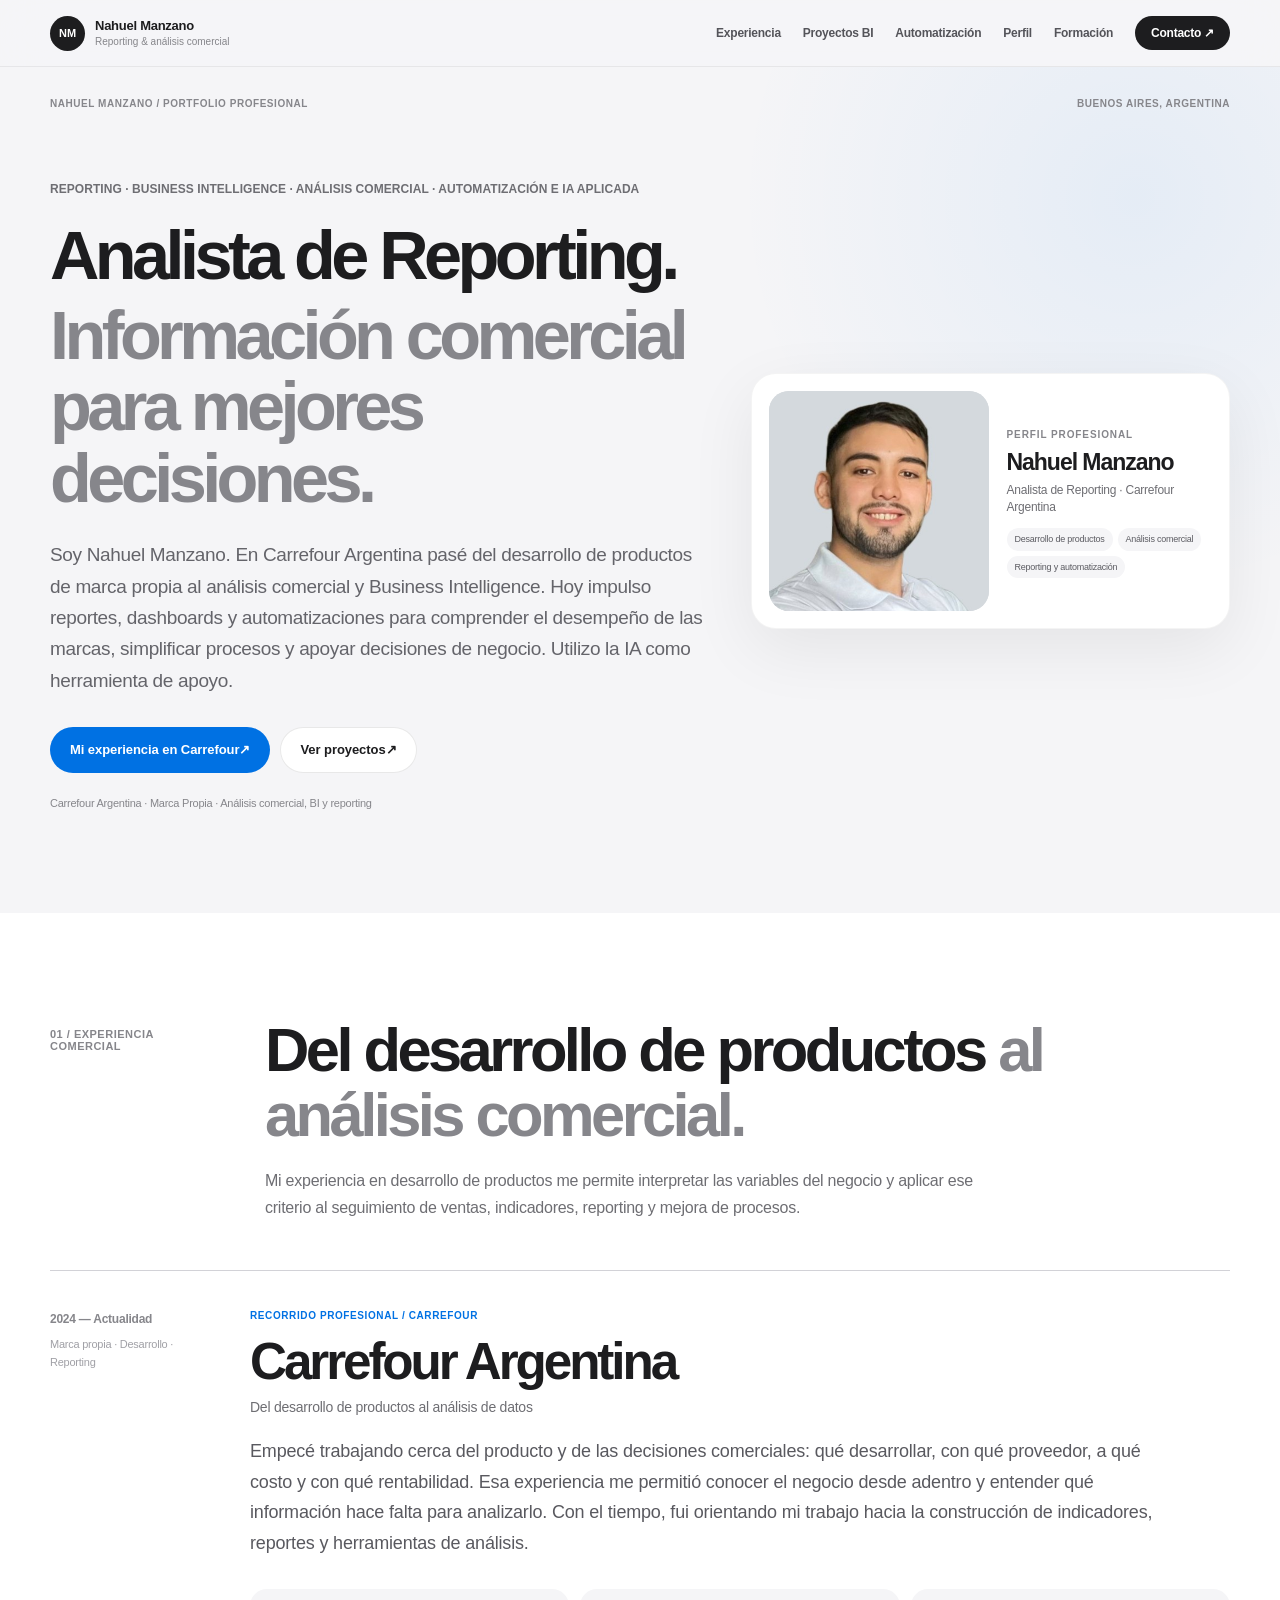
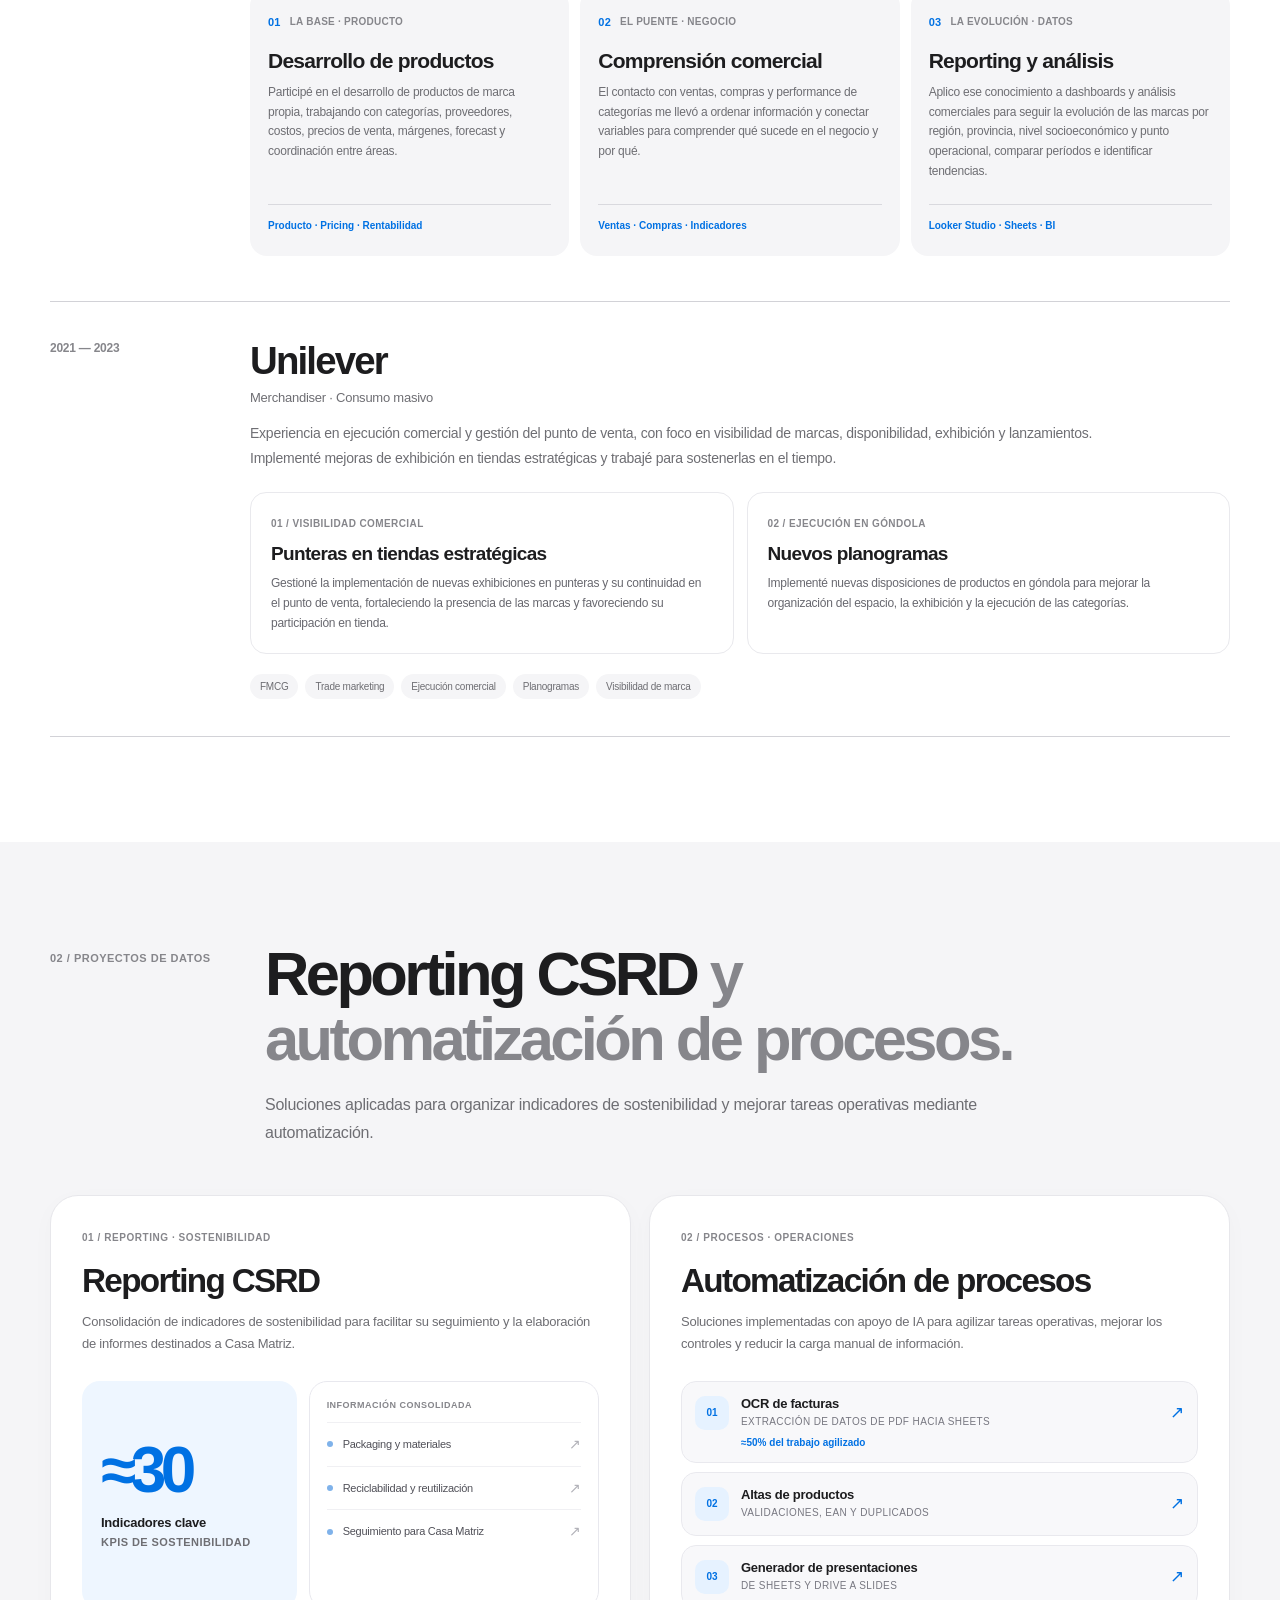
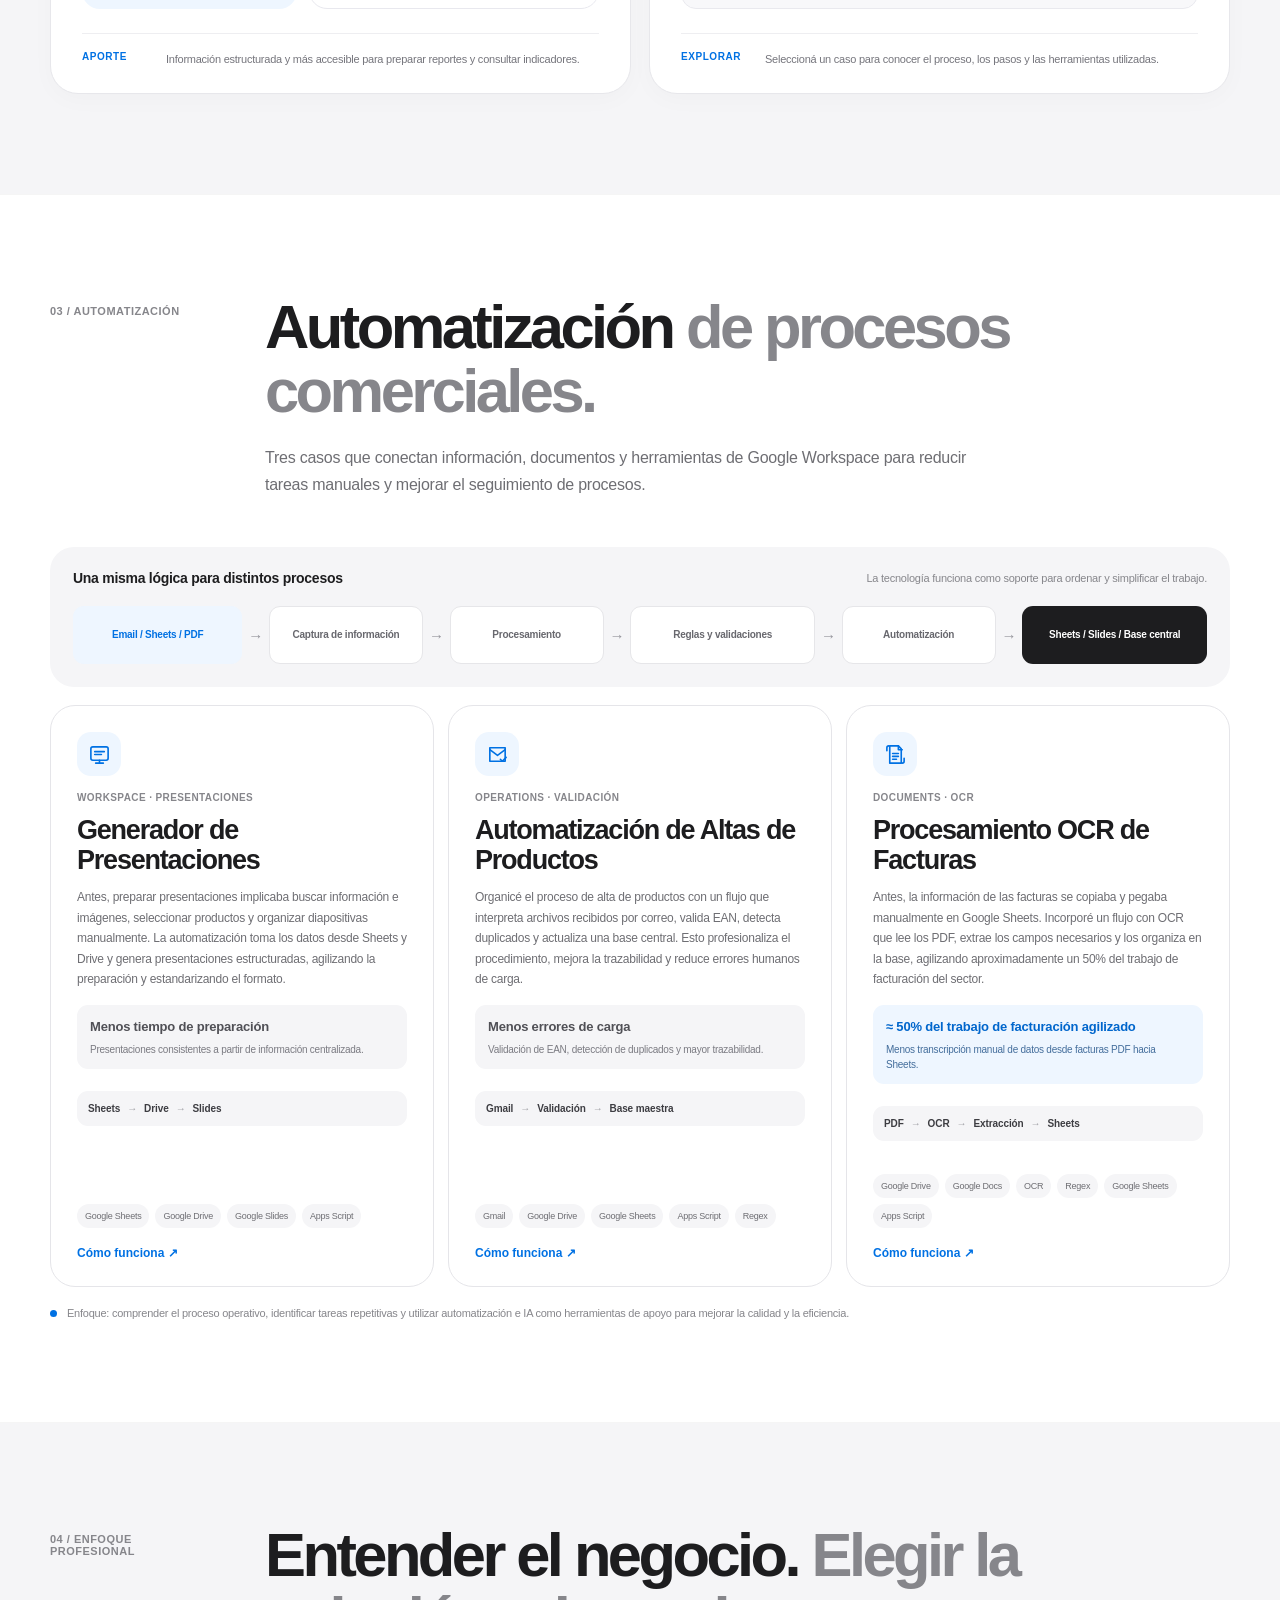
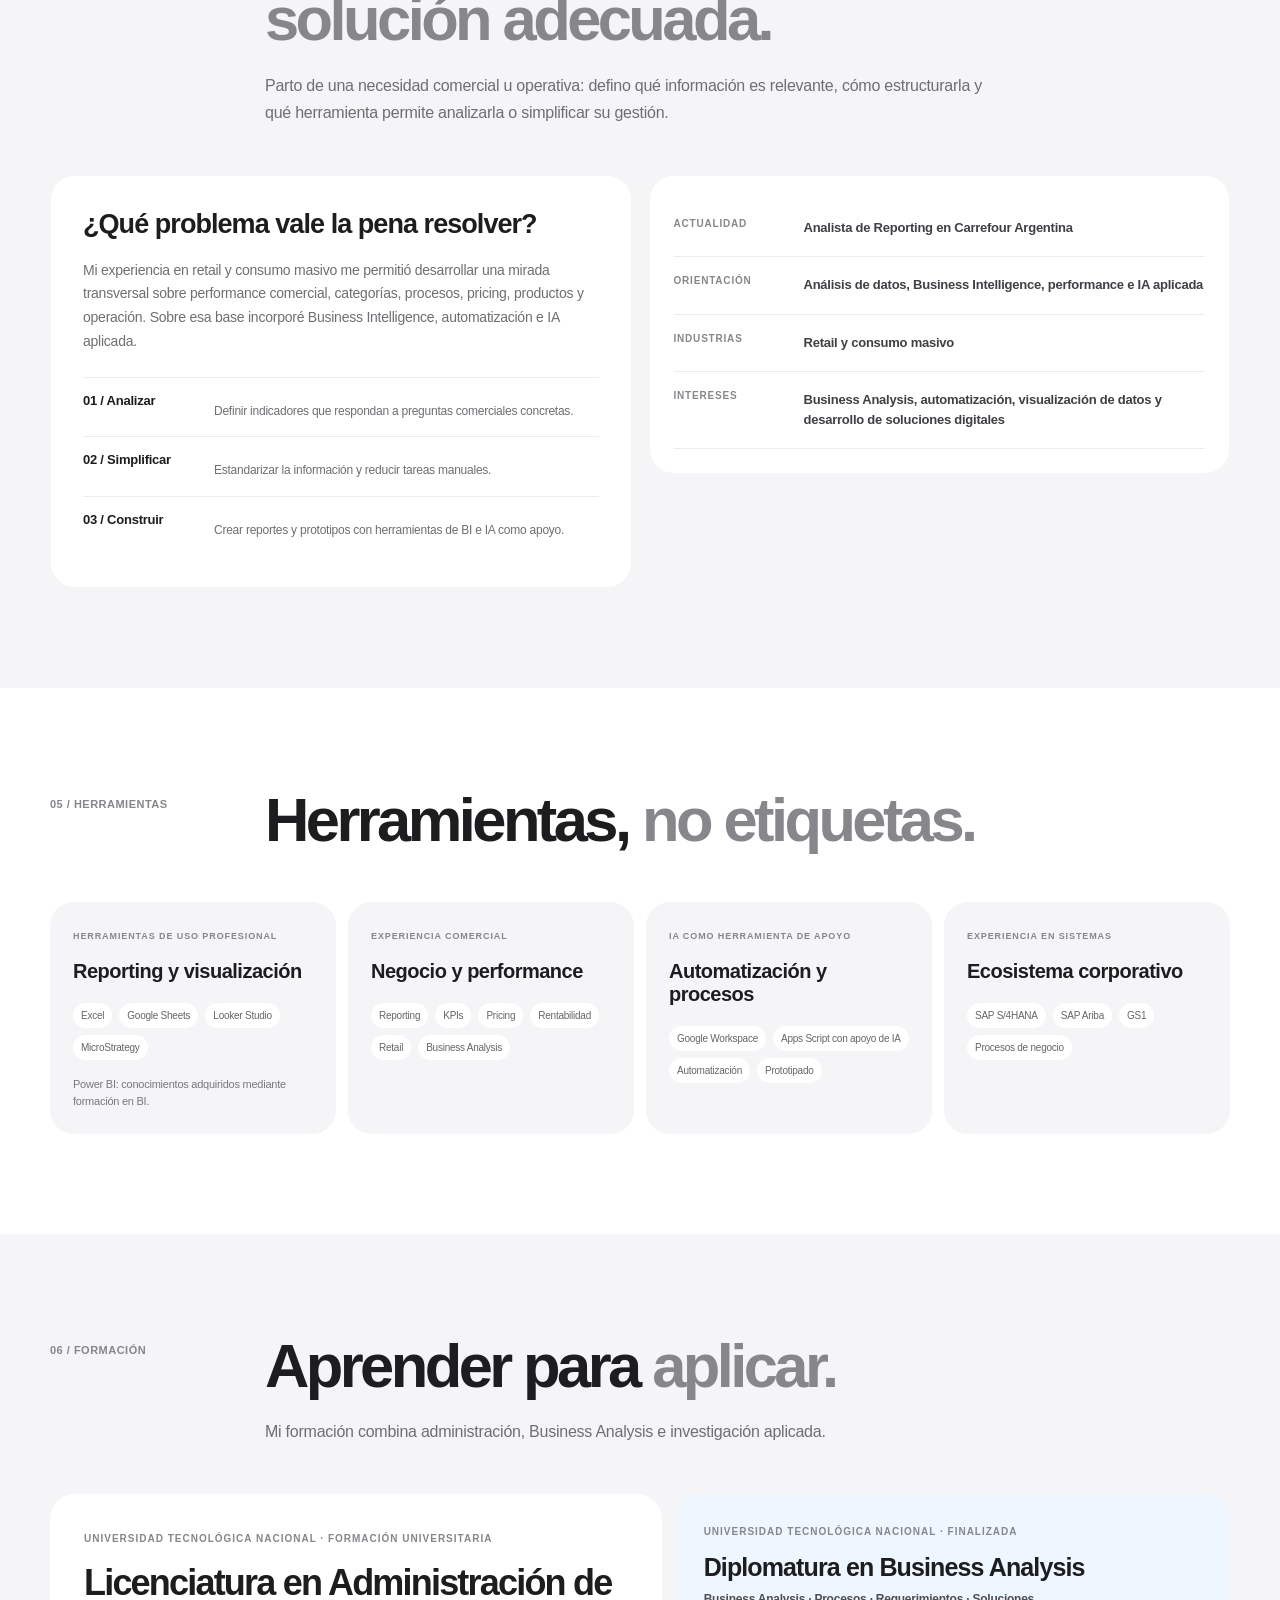
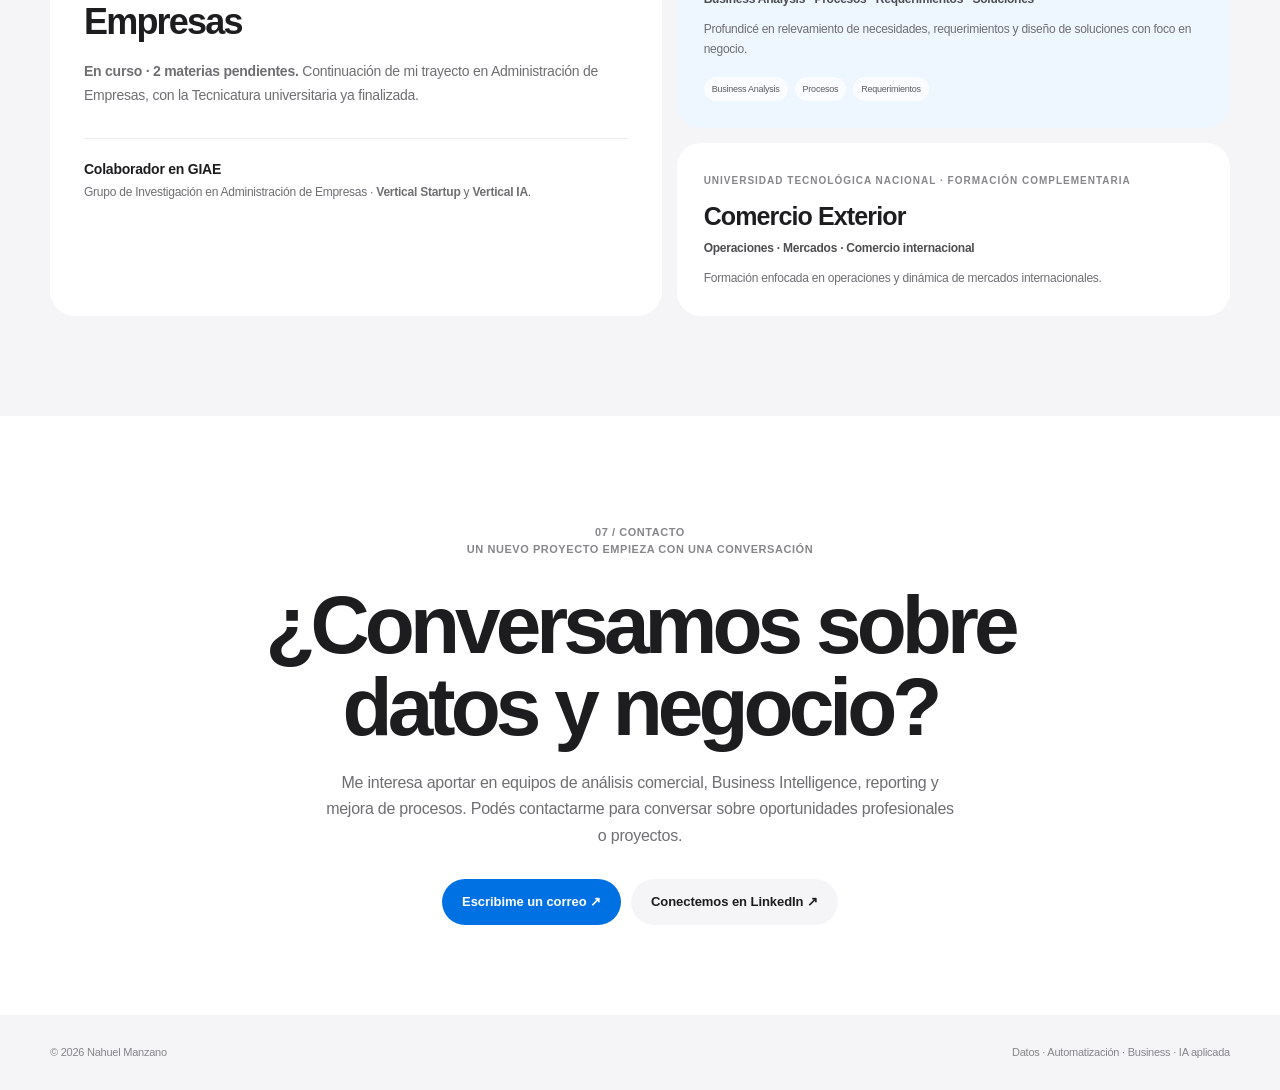
<file: index.html>
<!doctype html>
<html lang="es">
<head>
<meta charset="utf-8">
<meta name="viewport" content="width=device-width, initial-scale=1, viewport-fit=cover">
<meta name="description" content="Nahuel Manzano, Analista de Reporting con experiencia en desarrollo de productos, retail, análisis comercial, dashboards y automatización.">
<meta name="theme-color" content="#f5f5f7">
<title>Nahuel Manzano — Analista de Reporting y Análisis Comercial</title>
<style>
:root{--bg:#f5f5f7;--surface:#fff;--ink:#1d1d1f;--muted:#6e6e73;--sub:#86868b;--line:#d2d2d7;--blue:#0071e3;--blue2:#2997ff;--soft:#eef6ff;--max:1180px;--r:28px;--shadow:0 24px 70px rgba(0,0,0,.07)}
*{box-sizing:border-box}html{scroll-behavior:smooth}body{margin:0;background:var(--bg);color:var(--ink);font-family:-apple-system,BlinkMacSystemFont,"SF Pro Display","SF Pro Text","Segoe UI",Inter,Helvetica,Arial,sans-serif;-webkit-font-smoothing:antialiased;text-rendering:optimizeLegibility}a{color:inherit;text-decoration:none}button,input,select{font:inherit}button{cursor:pointer}.shell{width:min(var(--max),calc(100% - 44px));margin:auto}
.nav-wrap{position:sticky;top:0;z-index:80;background:rgba(245,245,247,.82);backdrop-filter:saturate(180%) blur(22px);border-bottom:1px solid rgba(0,0,0,.06)}.nav{height:62px;display:flex;align-items:center;justify-content:space-between}.brand{display:flex;align-items:center;gap:10px;font-size:14px;font-weight:700;letter-spacing:-.02em}.brand-mark{width:32px;height:32px;border-radius:50%;display:grid;place-items:center;background:#1d1d1f;color:#fff;font-size:11px}.nav-links{display:flex;align-items:center;gap:24px;font-size:12px;color:#4d4d52}.nav-links a:hover{color:#000}.nav-contact{padding:9px 15px;border-radius:999px;background:#1d1d1f;color:#fff!important;font-weight:650}
.hero{padding:108px 0 86px;position:relative;overflow:hidden}.hero:before{content:"";position:absolute;width:820px;height:520px;right:-220px;top:-240px;background:radial-gradient(circle,rgba(0,113,227,.11),transparent 68%);pointer-events:none}.hero-grid{display:grid;grid-template-columns:1.3fr .7fr;gap:70px;align-items:center;position:relative}.eyebrow{display:inline-flex;align-items:center;gap:8px;color:#6e6e73;font-size:13px;font-weight:650}.eyebrow i{width:7px;height:7px;border-radius:50%;background:#34c759;box-shadow:0 0 0 4px rgba(52,199,89,.10)}h1{font-size:clamp(58px,7vw,92px);line-height:.96;letter-spacing:-.07em;margin:24px 0 26px;max-width:820px}h1 span{display:block;color:#86868b}.hero-lead{font-size:clamp(18px,2vw,23px);line-height:1.5;letter-spacing:-.022em;color:#6e6e73;max-width:700px}.hero-actions{display:flex;gap:11px;margin-top:32px;flex-wrap:wrap}.btn{border:0;min-height:46px;padding:0 19px;border-radius:999px;display:inline-flex;align-items:center;justify-content:center;font-size:14px;font-weight:650;transition:.2s}.btn:hover{transform:translateY(-2px)}.btn.primary{background:#0071e3;color:#fff}.btn.primary:hover{background:#0077ed;box-shadow:0 12px 28px rgba(0,113,227,.18)}.btn.secondary{background:#fff;box-shadow:inset 0 0 0 1px rgba(0,0,0,.10)}.hero-tags{display:flex;gap:7px;flex-wrap:wrap;margin-top:28px}.hero-tags span{font-size:11px;padding:8px 10px;border-radius:999px;background:rgba(255,255,255,.75);border:1px solid rgba(0,0,0,.06);color:#6e6e73}
.snapshot{background:#fff;border:1px solid rgba(0,0,0,.06);border-radius:30px;padding:24px;box-shadow:var(--shadow)}.snapshot-top{display:flex;align-items:center;gap:17px;padding-bottom:22px;border-bottom:1px solid #ececef}.avatar{width:96px;height:96px;object-fit:cover;object-position:center 13%;border-radius:24px;background:#ddd;flex:0 0 auto}.snapshot-name small{display:block;color:#86868b;font-size:10px;text-transform:uppercase;letter-spacing:.11em;font-weight:700}.snapshot-name b{display:block;font-size:22px;letter-spacing:-.035em;margin-top:7px}.snapshot-name span{display:block;font-size:12px;color:#6e6e73;margin-top:5px;line-height:1.4}.snapshot-grid{display:grid;grid-template-columns:1fr 1fr;gap:10px;margin-top:17px}.snap{background:#f5f5f7;border-radius:18px;padding:15px}.snap small{display:block;color:#86868b;font-size:9px;text-transform:uppercase;letter-spacing:.08em}.snap b{display:block;font-size:13px;line-height:1.35;margin-top:6px}.snap.wide{grid-column:1/-1;background:#eef6ff}.snap.wide b{color:#0066cc}
.section{padding:112px 0}.section.white{background:#fff}.section-head{display:grid;grid-template-columns:180px 1fr;gap:40px;align-items:start;margin-bottom:54px}.section-label{font-size:12px;color:#86868b;font-weight:700;padding-top:8px}.section-title{font-size:clamp(42px,5.2vw,66px);line-height:1;letter-spacing:-.055em;margin:0;max-width:840px}.section-title span{color:#86868b}.section-intro{font-size:17px;line-height:1.65;color:#6e6e73;max-width:720px;margin:23px 0 0}
.profile-layout{display:grid;grid-template-columns:.85fr 1.15fr;gap:54px;align-items:start}.profile-card{background:#f5f5f7;border-radius:28px;padding:28px}.profile-card h3{font-size:29px;line-height:1.12;letter-spacing:-.04em;margin:0 0 18px}.profile-card p{font-size:14px;line-height:1.72;color:#6e6e73;margin:0}.profile-facts{display:grid;gap:0;border-top:1px solid #d8d8dc}.fact{display:grid;grid-template-columns:135px 1fr;gap:22px;padding:19px 0;border-bottom:1px solid #d8d8dc}.fact small{font-size:10px;color:#86868b;text-transform:uppercase;letter-spacing:.08em;font-weight:700}.fact b{font-size:14px;line-height:1.5}.principles{display:grid;grid-template-columns:repeat(3,1fr);gap:10px;margin-top:16px}.principle{background:#fff;border-radius:18px;padding:18px;border:1px solid rgba(0,0,0,.055)}.principle strong{font-size:13px}.principle p{margin:8px 0 0;font-size:11px;line-height:1.5;color:#86868b}
.exp-list{border-top:1px solid #d2d2d7}.exp{display:grid;grid-template-columns:175px 1fr;gap:38px;padding:32px 0;border-bottom:1px solid #d2d2d7}.exp-date{font-size:12px;color:#86868b}.exp h3{font-size:27px;letter-spacing:-.035em;margin:0}.exp-role{font-size:13px;color:#6e6e73;margin-top:6px}.exp p{font-size:14px;line-height:1.7;color:#6e6e73;max-width:780px;margin:16px 0 0}.tags{display:flex;gap:7px;flex-wrap:wrap;margin-top:18px}.tags span{font-size:10px;padding:7px 9px;border-radius:999px;background:#f5f5f7;color:#6e6e73}
.edu-layout{display:grid;grid-template-columns:1.1fr .9fr;gap:18px}.degree{background:#fff;border-radius:30px;padding:36px;border:1px solid rgba(0,0,0,.06);min-height:360px;position:relative;overflow:hidden}.degree:after{content:"";position:absolute;width:250px;height:250px;border-radius:50%;right:-120px;top:-120px;background:radial-gradient(circle,rgba(0,113,227,.11),transparent 70%)}.degree small,.edu-card small{font-size:10px;color:#86868b;text-transform:uppercase;letter-spacing:.1em;font-weight:750}.degree h3{font-size:38px;line-height:1.08;letter-spacing:-.045em;margin:18px 0 18px;max-width:600px}.degree p{font-size:14px;line-height:1.7;color:#6e6e73;max-width:620px}.degree-focus{margin-top:30px;padding-top:22px;border-top:1px solid #ececef}.degree-focus b{display:block;font-size:14px}.degree-focus span{display:block;font-size:12px;color:#6e6e73;margin-top:6px;line-height:1.55}.edu-stack{display:grid;gap:18px}.edu-card{background:#fff;border:1px solid rgba(0,0,0,.06);border-radius:26px;padding:28px}.edu-card.feature{background:#eef6ff}.edu-card h4{font-size:25px;letter-spacing:-.035em;line-height:1.12;margin:14px 0 8px}.edu-card>strong{font-size:12px;color:#4d4d52}.edu-card p{font-size:12px;line-height:1.62;color:#6e6e73;margin:13px 0 0}.edu-mini{display:flex;gap:7px;flex-wrap:wrap;margin-top:18px}.edu-mini span{font-size:9px;padding:7px 8px;background:rgba(255,255,255,.72);border-radius:999px;color:#5c5c61}
.skills-grid{display:grid;grid-template-columns:repeat(4,1fr);gap:12px}.skill{background:#f5f5f7;border-radius:24px;padding:24px;min-height:235px}.skill small{font-size:9px;color:#86868b;text-transform:uppercase;letter-spacing:.1em;font-weight:750}.skill h3{font-size:20px;line-height:1.15;letter-spacing:-.025em;margin:17px 0 20px}.skill-list{display:flex;gap:7px;flex-wrap:wrap}.skill-list span{font-size:10px;padding:7px 8px;border-radius:999px;background:#fff;color:#666}
.projects-grid{display:grid;grid-template-columns:repeat(3,1fr);gap:14px}.project{background:#fff;border:1px solid rgba(0,0,0,.06);border-radius:28px;padding:28px;min-height:450px;display:flex;flex-direction:column;overflow:hidden;position:relative}.project small{font-size:9px;color:#86868b;letter-spacing:.1em;text-transform:uppercase;font-weight:750}.project h3{font-size:31px;letter-spacing:-.04em;margin:16px 0 11px}.project p{font-size:13px;line-height:1.64;color:#6e6e73;margin:0}.project .btn{align-self:flex-start;margin-top:20px;min-height:41px;padding:0 15px;font-size:12px}.project-viz{margin-top:auto;padding-top:30px}.mini-window{height:155px;border-radius:19px;background:#f5f5f7;border:1px solid #e8e8eb;padding:14px;position:relative;overflow:hidden}.mini-head{height:23px;border-bottom:1px solid #dddde1;display:flex;justify-content:space-between;color:#9a9aa0;font-size:8px}.scatter{position:absolute;left:18px;right:18px;top:48px;bottom:18px;border-left:1px solid #d7d7dc;border-bottom:1px solid #d7d7dc}.scatter i{position:absolute;width:8px;height:8px;border-radius:50%;background:#0071e3;box-shadow:0 0 0 3px rgba(0,113,227,.10)}.scatter i:nth-child(1){left:12%;bottom:18%}.scatter i:nth-child(2){left:30%;bottom:35%}.scatter i:nth-child(3){left:47%;bottom:53%}.scatter i:nth-child(4){left:63%;bottom:43%}.scatter i:nth-child(5){left:78%;bottom:70%}.scatter i:nth-child(6){left:90%;bottom:60%}.csrd-kpis{display:grid;grid-template-columns:1fr 1fr;gap:8px;margin-top:10px}.csrd-kpis span{background:#fff;border-radius:10px;padding:10px;font-size:8px;color:#86868b}.csrd-kpis b{display:block;font-size:15px;color:#1d1d1f;margin-top:4px}.flow{height:94px;margin-top:9px;position:relative}.node{position:absolute;width:70px;height:38px;border-radius:11px;background:#fff;border:1px solid #dddde1;display:grid;place-items:center;font-size:8px;color:#6e6e73;z-index:2}.node.n1{left:2%;top:28px}.node.n2{left:38%;top:6px}.node.n3{right:2%;top:28px}.flow:before,.flow:after{content:"";position:absolute;height:1px;background:#bfc0c5;top:47px;width:33%;z-index:1}.flow:before{left:17%}.flow:after{right:17%}

.projects-showcase{display:grid;grid-template-columns:minmax(0,1.55fr) minmax(300px,.75fr);gap:16px;align-items:stretch}
.project-feature{background:#111216;color:#f5f5f7;border-radius:32px;padding:34px;display:grid;grid-template-columns:.72fr 1.28fr;gap:28px;min-height:520px;overflow:hidden}
.feature-copy{display:flex;flex-direction:column;align-items:flex-start;padding:10px 0}
.feature-copy small,.project-side small{font-size:9px;letter-spacing:.11em;text-transform:uppercase;font-weight:750;color:#8f9098}
.feature-copy h3{font-size:48px;letter-spacing:-.055em;line-height:1;margin:18px 0 16px}
.feature-copy p{font-size:14px;line-height:1.7;color:#a9aab2;margin:0;max-width:420px}
.feature-btn{margin-top:26px!important;background:#fff!important;color:#111216!important;box-shadow:none!important}
.app-mock{align-self:center;background:#0d0e12;border:1px solid #2c2d34;border-radius:24px;overflow:hidden;box-shadow:0 30px 70px rgba(0,0,0,.28);min-width:0}
.mock-top{height:45px;display:grid;grid-template-columns:1fr auto 1fr;align-items:center;padding:0 14px;color:#6f7079;font-size:8px;border-bottom:1px solid #23242a}.mock-top span:first-child{justify-self:start}.mock-top span:nth-child(2){justify-self:center}.mock-top span:last-child{justify-self:end;letter-spacing:.12em}.mock-top i{display:inline-block;width:7px;height:7px;border-radius:50%;background:#6f7079;margin-right:5px}
.mock-body{display:grid;grid-template-columns:150px 1fr;min-height:350px}.mock-side{background:#1b1c22;padding:18px 15px;color:#d8d8dc}.mock-side>b{display:block;font-size:12px;margin-bottom:17px}.mock-side>label{display:block;font-size:7px;color:#858690;margin:12px 0 6px}.mock-select{height:34px;border:1px solid #34353f;border-radius:9px;padding:0 9px;display:flex;align-items:center;justify-content:space-between;font-size:8px;color:#b9bac1;background:#202127}.mock-toggle{display:flex;align-items:center;justify-content:space-between;font-size:7px;color:#9b9ca5;margin-top:14px}.mock-toggle i{width:27px;height:15px;background:#6c5cff;border-radius:999px;position:relative}.mock-toggle i:after{content:"";position:absolute;width:11px;height:11px;border-radius:50%;background:#fff;right:2px;top:2px}.palette{display:flex;gap:6px}.palette i{width:18px;height:18px;border-radius:7px}.palette i:nth-child(1){background:#6c5cff}.palette i:nth-child(2){background:#58c5b8}.palette i:nth-child(3){background:#ffb55b}.palette i:nth-child(4){background:#ea7ca0}
.mock-main{background:#f5f5f7;padding:22px}.mock-main-head{display:flex;align-items:center;justify-content:space-between;gap:12px}.mock-main-head small{display:block;font-size:7px;color:#a0a0a6;letter-spacing:.06em}.mock-main-head b{display:block;color:#1d1d1f;font-size:14px;margin-top:4px}.mock-main-head>span{font-size:7px;color:#4c4c52;border:1px solid #d4d4d8;border-radius:9px;background:#fff;padding:8px 10px}.bar-preview{margin-top:22px;background:#fff;border:1px solid #dedee2;border-radius:16px;padding:24px 18px;display:grid;gap:17px}.bar-preview>div{display:grid;grid-template-columns:62px 1fr 22px;gap:9px;align-items:center}.bar-preview label{font-size:7px;color:#888990}.bar-preview i{display:block;height:12px;border-radius:999px;background:#ececef;position:relative;overflow:hidden}.bar-preview i:after{content:"";position:absolute;inset:0 auto 0 0;width:var(--w);border-radius:inherit;background:linear-gradient(90deg,#635bff,#8176ff)}.bar-preview b{font-size:7px;color:#4b4c52;text-align:right}
.project-side-stack{display:grid;grid-template-rows:1fr 1fr;gap:16px}.project-side{background:#f5f5f7;border:1px solid rgba(0,0,0,.06);border-radius:28px;padding:28px;display:flex;flex-direction:column;min-height:252px;overflow:hidden}.project-side h3{font-size:27px;line-height:1.06;letter-spacing:-.04em;margin:14px 0 11px}.project-side p{font-size:12px;line-height:1.62;color:#6e6e73;margin:0}.side-viz{margin-top:auto;padding-top:24px}.csrd-viz{display:grid;grid-template-columns:1fr 1fr;gap:8px}.csrd-viz>div{background:#fff;border:1px solid #e3e3e7;border-radius:13px;padding:11px}.csrd-viz span{display:block;font-size:7px;color:#92939a}.csrd-viz b{display:block;font-size:17px;margin-top:4px}.csrd-viz .wide{grid-column:1/-1}.csrd-viz i{display:block;height:7px;border-radius:999px;background:#ececef;margin-top:8px;overflow:hidden}.csrd-viz em{display:block;width:var(--w);height:100%;background:#0071e3;border-radius:inherit}.flow-viz{display:grid;grid-template-columns:1fr auto 1fr auto 1fr;gap:7px;align-items:center}.flow-viz span{height:38px;border-radius:11px;background:#fff;border:1px solid #dedee2;display:grid;place-items:center;font-size:8px;color:#62636a}.flow-viz i{font-style:normal;color:#a4a5ab;font-size:12px}

/* Automation case studies */
.project-link{display:inline-flex;align-items:center;gap:6px;margin-top:15px;font-size:11px;font-weight:700;color:#0066cc}.project-link:hover{text-decoration:underline}
.auto-section{background:linear-gradient(180deg,#f3f7fc 0%,#f7f9fc 100%);border-top:1px solid rgba(0,0,0,.04);border-bottom:1px solid rgba(0,0,0,.04)}
.auto-overview{background:rgba(255,255,255,.78);border:1px solid rgba(0,0,0,.06);border-radius:28px;padding:24px;margin-bottom:18px;box-shadow:0 16px 50px rgba(0,0,0,.035);backdrop-filter:blur(16px)}
.auto-overview-top{display:flex;align-items:center;justify-content:space-between;gap:20px;margin-bottom:20px}.auto-overview-top b{font-size:14px;letter-spacing:-.02em}.auto-overview-top span{font-size:11px;color:#86868b}
.process-line{display:grid;grid-template-columns:minmax(145px,1.1fr) auto 1fr auto 1fr auto 1.2fr auto 1fr auto minmax(170px,1.2fr);gap:9px;align-items:center}.process-step,.process-end{min-height:62px;border-radius:17px;display:flex;align-items:center;justify-content:center;text-align:center;padding:10px 12px;font-size:10px;line-height:1.35;font-weight:650}.process-end{background:#1d1d1f;color:#fff}.process-step{background:#fff;border:1px solid #e1e1e5;color:#515158}.process-arrow{color:#9b9ca2;font-size:15px;text-align:center}.process-end.input{background:#eef6ff;color:#0066cc;border:1px solid #d4e9ff}.process-end.output{background:#1d1d1f;color:#fff}
.auto-cards{display:grid;grid-template-columns:repeat(3,1fr);gap:14px}.auto-card{background:#fff;border:1px solid rgba(0,0,0,.065);border-radius:28px;padding:27px;min-height:480px;display:flex;flex-direction:column;transition:transform .25s ease,box-shadow .25s ease,border-color .25s ease}.auto-card:hover{transform:translateY(-4px);box-shadow:0 24px 65px rgba(0,0,0,.075);border-color:rgba(0,113,227,.15)}.auto-icon{width:48px;height:48px;border-radius:15px;display:grid;place-items:center;background:#eef6ff;color:#0071e3;margin-bottom:24px}.auto-icon svg{width:23px;height:23px;fill:none;stroke:currentColor;stroke-width:1.7;stroke-linecap:round;stroke-linejoin:round}.auto-card>small{font-size:9px;color:#86868b;text-transform:uppercase;letter-spacing:.1em;font-weight:750}.auto-card h3{font-size:27px;line-height:1.07;letter-spacing:-.04em;margin:13px 0 11px}.auto-card>p{font-size:12px;line-height:1.66;color:#6e6e73;margin:0}.auto-concept{margin:20px 0 18px;padding:13px 14px;border-radius:14px;background:#f5f5f7;color:#3d3d42;font-size:10px;font-weight:700;letter-spacing:-.01em;display:flex;align-items:center;gap:7px;white-space:nowrap;overflow:hidden}.auto-concept i{font-style:normal;color:#a0a0a6}.auto-tech{display:flex;gap:6px;flex-wrap:wrap;margin-top:auto;padding-top:22px}.auto-tech span{font-size:9px;padding:7px 8px;border-radius:999px;background:#f5f5f7;color:#666}.auto-detail{align-self:flex-start;margin-top:18px;border:0;background:transparent;color:#0066cc;font-size:11px;font-weight:700;padding:0}.auto-detail:hover{text-decoration:underline}.auto-footnote{display:flex;align-items:center;gap:10px;margin-top:18px;color:#6e6e73;font-size:11px;line-height:1.55}.auto-footnote i{width:7px;height:7px;border-radius:50%;background:#0071e3;flex:0 0 auto}
.process-modal-window{width:min(760px,94vw);max-height:min(760px,90vh);background:#fff;border-radius:28px;box-shadow:0 40px 120px rgba(0,0,0,.32);overflow:hidden;transform:translateY(14px) scale(.985);transition:.22s;display:flex;flex-direction:column}.modal.open .process-modal-window{transform:none}.process-modal-head{display:flex;align-items:flex-start;justify-content:space-between;gap:20px;padding:28px 28px 22px;border-bottom:1px solid #ececef}.process-modal-head small{display:block;font-size:9px;text-transform:uppercase;letter-spacing:.11em;color:#86868b;font-weight:750}.process-modal-head h3{font-size:34px;line-height:1.05;letter-spacing:-.045em;margin:8px 0 0}.process-modal-close{width:36px;height:36px;border:1px solid #dedee2;background:#f5f5f7;border-radius:50%;font-size:18px;color:#3d3d42;flex:0 0 auto}.process-modal-body{padding:26px 28px 30px;overflow:auto}.process-modal-concept{display:inline-flex;align-items:center;gap:7px;padding:10px 12px;border-radius:12px;background:#eef6ff;color:#0066cc;font-size:10px;font-weight:700}.process-modal-body>p{font-size:14px;line-height:1.7;color:#6e6e73;margin:20px 0 24px}.process-modal-grid{display:grid;grid-template-columns:1.2fr .8fr;gap:26px}.process-modal-grid h4{font-size:11px;text-transform:uppercase;letter-spacing:.08em;color:#86868b;margin:0 0 12px}.process-list{display:grid;gap:0;border-top:1px solid #ececef}.process-list div{display:grid;grid-template-columns:26px 1fr;gap:9px;padding:11px 0;border-bottom:1px solid #ececef;font-size:12px;line-height:1.45;color:#4f4f55}.process-list b{color:#0071e3;font-size:10px;padding-top:2px}.process-modal-tech{display:flex;gap:7px;flex-wrap:wrap;align-content:flex-start}.process-modal-tech span{font-size:10px;padding:8px 9px;border-radius:999px;background:#f5f5f7;color:#5e5e64}.process-positioning{margin-top:22px;padding:14px 16px;border-radius:15px;background:#f5f5f7;font-size:11px;line-height:1.6;color:#6e6e73}.process-positioning strong{color:#1d1d1f}
@media(max-width:980px){.process-line{grid-template-columns:1fr auto 1fr auto 1fr;grid-template-areas:"input a1 capture a2 processing" "valid a3 automate a4 output";row-gap:9px}.process-line>*:nth-child(1){grid-area:input}.process-line>*:nth-child(2){grid-area:a1}.process-line>*:nth-child(3){grid-area:capture}.process-line>*:nth-child(4){grid-area:a2}.process-line>*:nth-child(5){grid-area:processing}.process-line>*:nth-child(6){display:none}.process-line>*:nth-child(7){grid-area:valid}.process-line>*:nth-child(8){grid-area:a3}.process-line>*:nth-child(9){grid-area:automate}.process-line>*:nth-child(10){grid-area:a4}.process-line>*:nth-child(11){grid-area:output}.auto-cards{grid-template-columns:1fr 1fr}.auto-card:last-child{grid-column:1/-1;min-height:390px}}
@media(max-width:720px){.auto-overview{padding:18px;border-radius:22px}.auto-overview-top{display:block;margin-bottom:16px}.auto-overview-top span{display:block;margin-top:6px}.process-line{display:flex;flex-direction:column;gap:7px}.process-step,.process-end{width:100%;min-height:48px}.process-arrow{transform:rotate(90deg);height:14px;line-height:14px}.process-line>*:nth-child(6){display:block}.auto-cards{grid-template-columns:1fr}.auto-card,.auto-card:last-child{grid-column:auto;min-height:auto;padding:24px;border-radius:24px}.auto-concept{white-space:normal;flex-wrap:wrap}.auto-tech{margin-top:3px;padding-top:18px}.process-modal-window{width:100vw;max-height:none;height:100dvh;border-radius:0}.process-modal-head{padding:22px 18px 18px}.process-modal-head h3{font-size:30px}.process-modal-body{padding:20px 18px 26px}.process-modal-grid{grid-template-columns:1fr;gap:24px}}

.contact{padding:110px 0 80px;background:#fff;text-align:center}.contact h2{font-size:clamp(48px,6vw,78px);letter-spacing:-.06em;margin:0}.contact p{max-width:650px;margin:22px auto 0;color:#6e6e73;font-size:17px;line-height:1.6}.contact .hero-actions{justify-content:center}.footer{height:78px;display:flex;align-items:center;justify-content:space-between;color:#86868b;font-size:11px}
.reveal{opacity:0;transform:translateY(20px);transition:.65s cubic-bezier(.2,.7,.2,1)}.reveal.show{opacity:1;transform:none}
.modal{position:fixed;inset:0;z-index:200;background:rgba(0,0,0,.52);backdrop-filter:blur(14px);padding:22px;display:grid;place-items:center;opacity:0;visibility:hidden;transition:.22s}.modal.open{opacity:1;visibility:visible}.modal-window{width:min(1180px,96vw);height:min(790px,92vh);background:#f5f5f7;border-radius:28px;box-shadow:0 40px 120px rgba(0,0,0,.32);overflow:hidden;transform:translateY(14px) scale(.985);transition:.22s}.modal.open .modal-window{transform:none}.modal-bar{height:56px;background:#1d1d1f;color:#fff;display:flex;align-items:center;justify-content:space-between;padding:0 18px}.modal-bar b{font-size:12px}.modal-close{width:34px;height:34px;border:1px solid #424247;background:#2a2a2c;color:#fff;border-radius:50%;font-size:18px}.demo{height:calc(100% - 56px);display:grid;grid-template-columns:225px 1fr;min-height:0}.demo-controls{background:#fff;border-right:1px solid #e1e1e4;padding:20px;overflow:auto}.demo-controls h4{font-size:16px;margin:0 0 4px}.demo-controls>p{font-size:10px;color:#86868b;margin:0 0 20px;line-height:1.5}.field{margin-bottom:16px}.field label{display:block;font-size:9px;color:#86868b;margin-bottom:7px;text-transform:uppercase;letter-spacing:.07em;font-weight:700}.field select,.field input[type=text]{width:100%;height:38px;border-radius:10px;border:1px solid #d8d8dc;background:#fff;padding:0 10px;font-size:11px;color:#1d1d1f;outline:none}.chart-types{display:grid;grid-template-columns:1fr 1fr;gap:6px}.chart-types button{height:39px;border:1px solid #dedee2;background:#fff;border-radius:10px;font-size:9px;color:#6e6e73}.chart-types button.active{background:#eef6ff;border-color:#9bcaff;color:#0066cc;font-weight:700}.toggle{display:flex;align-items:center;justify-content:space-between;font-size:10px;color:#6e6e73;margin:13px 0}.toggle input{accent-color:#0071e3}.demo-note{margin-top:20px;padding:12px;border-radius:12px;background:#f5f5f7;font-size:9px;line-height:1.55;color:#86868b}.demo-stage{padding:23px;overflow:auto}.stage-head{display:flex;align-items:start;justify-content:space-between;gap:20px}.stage-head small{font-size:9px;color:#86868b}.stage-head h3{font-size:23px;letter-spacing:-.035em;margin:5px 0 0}.stage-actions{display:flex;gap:7px}.stage-actions button{height:34px;border:1px solid #d9d9dd;background:#fff;border-radius:10px;padding:0 11px;font-size:9px}.chart-card{background:#fff;border:1px solid #e0e0e4;border-radius:20px;padding:16px;margin-top:16px}.chart-meta{display:flex;align-items:center;justify-content:space-between}.chart-meta b{font-size:11px}.chart-meta span{font-size:9px;color:#86868b}.chart-area{height:330px}.chart-area svg{width:100%;height:100%;display:block}.data-row{display:grid;grid-template-columns:repeat(5,1fr);gap:8px;margin-top:12px}.data-box{background:#fff;border:1px solid #e0e0e4;border-radius:13px;padding:10px}.data-box span{display:block;font-size:8px;color:#86868b}.data-box input{width:100%;height:28px;border:0;border-radius:7px;background:#f5f5f7;padding:0 7px;margin-top:6px;font-size:11px;font-weight:700;outline:none}.body-lock{overflow:hidden}
@media(max-width:1050px) and (min-width:721px){.nav-links{gap:16px}.nav-links a{font-size:11px}}
@media(max-width:980px){.hero-grid{grid-template-columns:1fr;gap:40px}.snapshot{max-width:620px}.section-head{grid-template-columns:1fr;gap:12px}.profile-layout,.edu-layout{grid-template-columns:1fr}.skills-grid{grid-template-columns:1fr 1fr}.projects-grid{grid-template-columns:1fr 1fr}.project:last-child{grid-column:1/-1}}
@media(max-width:720px){.shell{width:min(100% - 30px,var(--max))}.nav{height:56px}.nav-links a:not(.nav-contact){display:none}.nav-contact{padding:8px 12px}.hero{padding:76px 0 60px}h1{font-size:54px}.hero-lead{font-size:17px}.hero-actions{flex-direction:column}.hero-actions .btn{width:100%}.snapshot{padding:17px;border-radius:24px}.avatar{width:74px;height:74px;border-radius:19px}.snapshot-name b{font-size:18px}.snapshot-grid{grid-template-columns:1fr 1fr}.section{padding:82px 0}.section-title{font-size:43px}.section-intro{font-size:15px}.profile-layout{gap:18px}.profile-card{padding:23px}.profile-card h3{font-size:25px}.fact{grid-template-columns:1fr;gap:5px}.principles{grid-template-columns:1fr}.exp{grid-template-columns:1fr;gap:8px;padding:27px 0}.edu-layout{gap:12px}.degree{min-height:auto;padding:26px}.degree h3{font-size:31px}.edu-card{padding:23px}.skills-grid,.projects-grid{grid-template-columns:1fr}.project:last-child{grid-column:auto}.project{min-height:390px;padding:24px}.contact{padding:85px 0 65px}.contact h2{font-size:50px}.footer{height:auto;padding:24px 0;flex-direction:column;gap:8px;text-align:center}.modal{padding:0}.modal-window{width:100vw;height:100dvh;max-height:none;border-radius:0}.demo{grid-template-columns:1fr;grid-template-rows:auto 1fr}.demo-controls{border-right:0;border-bottom:1px solid #e1e1e4;padding:13px}.demo-controls h4,.demo-controls>p,.demo-note{display:none}.field{margin-bottom:9px}.chart-types{grid-template-columns:repeat(4,1fr)}.chart-types button{height:35px}.demo-stage{padding:13px}.chart-area{height:250px}.data-row{grid-template-columns:1fr 1fr}.data-box:nth-child(n+5){display:none}.stage-actions{display:none}}
@media(max-width:410px){.snapshot-grid{grid-template-columns:1fr}.snap.wide{grid-column:auto}h1{font-size:49px}}

@media(max-width:980px){.projects-showcase{grid-template-columns:1fr}.project-side-stack{grid-template-columns:1fr 1fr;grid-template-rows:none}.project-feature{grid-template-columns:.8fr 1.2fr;min-height:480px}}
@media(max-width:720px){.projects-showcase{gap:12px}.project-feature{grid-template-columns:1fr;padding:25px;border-radius:26px;min-height:auto;gap:26px}.feature-copy{padding:0}.feature-copy h3{font-size:42px}.feature-copy p{font-size:13px}.feature-btn{width:auto!important}.app-mock{width:100%;border-radius:19px}.mock-top{height:39px}.mock-body{grid-template-columns:1fr;min-height:265px}.mock-side{display:none}.mock-main{padding:16px}.mock-main-head>span{display:none}.bar-preview{padding:18px 14px;gap:14px}.bar-preview>div{grid-template-columns:56px 1fr 20px}.project-side-stack{grid-template-columns:1fr}.project-side{min-height:250px;padding:24px}}

/* Complete embedded site design */
/* Apple-inspired minimalist portfolio refinement, November 2026.
   Restores the original airy design while retaining commercial analytics content. */
:root{--bg:#f5f5f7;--surface:#fff;--ink:#1d1d1f;--muted:#6e6e73;--sub:#86868b;--line:#d2d2d7;--blue:#0071e3;--blue2:#2997ff;--soft:#eef6ff;--max:1180px;--r:28px;--shadow:0 24px 70px rgba(0,0,0,.07)}
body{background:#f5f5f7;color:var(--ink);font-family:-apple-system,BlinkMacSystemFont,"SF Pro Display","SF Pro Text","Segoe UI",Inter,Arial,sans-serif;letter-spacing:-.015em}
html{scroll-padding-top:78px}
::selection{background:#b6d9ff;color:#1d1d1f}
a:focus-visible,button:focus-visible,input:focus-visible,select:focus-visible{outline:2px solid #0071e3;outline-offset:4px}
.shell{width:min(1180px,calc(100% - 56px))}
.nav-wrap{background:rgba(245,245,247,.88);border-bottom:1px solid rgba(0,0,0,.06);backdrop-filter:saturate(180%) blur(22px)}
.nav{height:66px;gap:22px}
.brand{display:flex;align-items:center;gap:10px;font-size:13px;letter-spacing:-.02em;font-weight:750}
.brand-mark{border-radius:50%;background:#1d1d1f;color:#fff;width:35px;height:35px;font-size:11px;letter-spacing:-.015em}
.brand-name{display:block}
.brand-caption{display:block;font-size:10px;line-height:1.4;font-weight:400;color:#86868b;letter-spacing:0;margin-top:2px}
.nav-links{gap:22px;color:#54545a;font-size:12px;font-weight:550}
.nav-contact{background:#1d1d1f!important;color:#fff!important;border-radius:999px!important;padding:10px 16px!important;white-space:nowrap}
.nav-contact:hover{background:#424245!important}
.menu-toggle,.mobile-nav{display:none}
.hero{background:#f5f5f7;padding:0}
.hero:before{content:"";position:absolute;width:850px;height:600px;right:-210px;top:-120px;background:radial-gradient(circle,rgba(0,113,227,.08),transparent 70%);display:block;pointer-events:none}
.hero-meta{display:flex;justify-content:space-between;gap:10px;border:0;padding:35px 0 0;color:#86868b;font-size:11px;font-weight:650;letter-spacing:.06em}
.hero-grid{display:grid;grid-template-columns:minmax(0,1.1fr) minmax(320px,.9fr);gap:48px;padding:85px 0 90px;align-items:center;position:relative}
.hero-copy{min-width:0}
.eyebrow{display:inline-flex;color:#86868b;font-size:12px;font-weight:650;letter-spacing:.015em;line-height:1.5}
.hero h1{font-size:clamp(49px,5.5vw,76px);line-height:1.025;letter-spacing:-.065em;font-weight:750;max-width:700px;margin:22px 0 25px}
.hero h1 span{display:block;color:#86868b;margin-top:8px}
.hero-lead{color:#616168;font-size:clamp(16px,1.5vw,19px);line-height:1.64;max-width:620px;letter-spacing:-.015em}
.hero-actions{display:flex;flex-direction:row;gap:10px;margin-top:30px;flex-wrap:wrap}
.hero-actions .btn{border-radius:999px;min-height:46px;padding:0 20px;font-size:13px;font-weight:650;box-shadow:none}
.hero-actions .btn.primary{background:#0071e3;color:#fff}
.hero-actions .btn.primary:hover{background:#0077ed;box-shadow:0 9px 21px rgba(0,113,227,.15)}
.hero-actions .btn.secondary{background:#fff;color:#1d1d1f;box-shadow:inset 0 0 0 1px rgba(0,0,0,.08)}
.hero-caption{color:#86868b;font-size:11px;line-height:1.5;margin-top:20px}
.business-panel{position:relative;align-self:center;background:#fff;border:1px solid rgba(0,0,0,.06);border-radius:28px;overflow:hidden;padding:24px;box-shadow:var(--shadow)}
.business-panel-head{display:flex;align-items:center;justify-content:space-between;gap:12px;padding:0 0 17px;border-bottom:1px solid #ececef;background:transparent;color:#1d1d1f}
.business-panel-head b{font-size:14px;font-weight:700}
.business-panel-head span{font-size:10px;font-weight:650;color:#86868b;letter-spacing:.055em}
.business-panel-intro{border:0;background:transparent;padding:20px 0 10px}
.business-panel-intro small{font-size:10px;font-weight:700;color:#0071e3;letter-spacing:.05em}
.business-panel-intro p{color:#1d1d1f;font-size:15px;font-weight:650;line-height:1.45;margin:8px 0 6px}
.business-table{width:100%;border-collapse:separate;border-spacing:0 7px;font-size:12px;table-layout:fixed;color:#6e6e73}
.business-table th{font-size:10px;letter-spacing:.06em;text-transform:uppercase;text-align:left;color:#86868b;font-weight:700;padding:3px 10px 4px;background:transparent}
.business-table th:first-child{width:34%}
.business-table td{background:#f5f5f7;padding:11px 10px;line-height:1.5;vertical-align:top;border:0}
.business-table td:first-child{font-weight:700;color:#3d3d42;border-radius:11px 0 0 11px}
.business-table td:last-child{border-radius:0 11px 11px 0}
.business-panel-foot{border-top:1px solid #ececef;padding:17px 0 0;background:transparent;display:flex;justify-content:space-between;align-items:center;gap:13px}
.business-panel-foot span{color:#86868b;font-size:11px;line-height:1.5}
.business-panel-foot strong{font-size:10px;color:#0071e3;white-space:nowrap}
.hero-bottom{display:flex;justify-content:space-between;gap:14px;align-items:center;padding:0 0 31px;border:0;color:#86868b;font-size:11px}
.hero-bottom strong{color:#54545a}
.section,.section.white{padding:100px 0;background:#fff}
.section-head{display:grid;grid-template-columns:170px 1fr;gap:45px;align-items:start;margin-bottom:49px}
.section-label{padding-top:10px;color:#86868b;font-weight:700;letter-spacing:.045em;font-size:11px}
.section-title{font-size:clamp(40px,4.8vw,64px);font-weight:750;letter-spacing:-.058em;line-height:1.05}
.section-title span{color:#86868b}
.section-intro{font-size:16px;line-height:1.7;max-width:740px;color:#6e6e73;margin:20px 0 0}
#experiencia{background:#fff;padding:105px 0}
.exp-list{border-top:1px solid #d2d2d7}
.exp{display:grid;grid-template-columns:160px 1fr;gap:40px;padding:37px 0;border-bottom:1px solid #d2d2d7}
.exp-date{font-size:12px;color:#86868b;font-weight:550;line-height:1.65}
.exp-date-detail{display:block;color:#a0a0a6;font-size:11px;font-weight:500;margin-top:5px}
.exp h3{font-size:clamp(28px,3vw,44px);letter-spacing:-.048em;line-height:1.13}
.exp-role{font-size:13px;color:#6e6e73;margin-top:8px}
.exp p{font-size:14px;line-height:1.75;color:#6e6e73;max-width:850px}
.exp-featured{padding:39px 0 45px}
.exp-eyebrow{font-size:10px;letter-spacing:.06em;color:#0071e3;font-weight:700;margin-bottom:12px}
.exp-featured h3{font-size:clamp(39px,4vw,56px);letter-spacing:-.06em}
.exp-featured .exp-role{font-size:14px}
.exp-featured .exp-lead{font-size:clamp(15px,1.42vw,18px);color:#59595f;line-height:1.7;letter-spacing:-.01em;max-width:920px;margin-top:21px}
.exp-journey{list-style:none;margin:30px 0 0;padding:0;display:grid;grid-template-columns:repeat(3,minmax(0,1fr));gap:11px;border:0;background:transparent}
.exp-journey li,.exp-journey li+li{background:#f5f5f7;border:0;border-radius:17px;padding:22px 18px;min-width:0;display:flex;flex-direction:column}
.journey-meta{display:flex;align-items:center;gap:9px;flex-wrap:wrap;font-size:10px;font-weight:700;color:#86868b;letter-spacing:.025em}
.journey-num{font-size:11px;color:#0071e3;font-weight:700;border-radius:50%;padding:5px 0}
.exp-journey h4{font-size:21px;letter-spacing:-.035em;line-height:1.2;margin:15px 0 10px}
.exp-journey p{font-size:12px;line-height:1.65;color:#6e6e73;margin:0 0 22px}
.journey-focus{font-size:10px;color:#0071e3;font-weight:650;line-height:1.6;letter-spacing:0;margin-top:auto;border-top:1px solid #d9d9de;padding-top:13px}
.exp-synthesis{background:#eef6ff;border:0;border-radius:14px;display:grid;grid-template-columns:165px 1fr;gap:18px;padding:21px 23px;margin-top:14px}
.exp-synthesis span{font-size:10px;color:#0071e3;font-weight:750;letter-spacing:.035em;line-height:1.5}
.exp-synthesis p{font-size:13px;line-height:1.65;color:#48637f;margin:0}
.tags span{background:#f5f5f7;border:0;border-radius:999px;color:#6e6e73;font-size:10px;padding:7px 10px}
#proyectos{background:#f5f5f7;padding:100px 0}
.projects-showcase{display:grid;grid-template-columns:minmax(0,1fr);gap:15px}
.project-feature{background:#111216;color:#fff;border:0;border-radius:30px;display:grid;grid-template-columns:.75fr 1.25fr;gap:30px;padding:36px;min-height:510px}
.feature-copy{display:flex;flex-direction:column;align-items:flex-start;padding:10px 0}
.feature-copy small{color:#9395a0;font-size:10px;letter-spacing:.045em}
.feature-copy h3{color:#fff;font-size:clamp(42px,4.2vw,64px);letter-spacing:-.055em;line-height:1;margin:24px 0 18px}
.feature-copy p{color:#acadb6;font-size:14px;line-height:1.7;max-width:395px}
.feature-copy .project-problem{font-size:12px;color:#b6b7c0;border-top:1px solid #33343c;padding-top:17px;margin:22px 0 14px}
.feature-copy .project-problem strong{display:block;color:#f5f5f7;font-size:10px;letter-spacing:.06em;margin-bottom:7px}
.feature-btn{background:#fff!important;color:#111216!important;border-radius:999px!important;min-height:43px!important;padding:0 18px!important;font-size:12px!important;box-shadow:none!important;margin-top:auto!important}
.feature-btn:hover{background:#e7e7eb!important}
.app-mock{width:100%;min-width:0;border:1px solid #2c2d34;border-radius:21px;box-shadow:0 23px 60px rgba(0,0,0,.25);background:#0d0e12}
.mock-top{background:#0d0e12}
.mock-side{background:#1b1c22}
.mock-main{background:#f5f5f7}
.feature-visual-note{grid-column:2;font-size:10px;color:#b9bbc7;margin-top:-12px}
.project-side-stack{display:grid;grid-template-columns:1fr 1fr;gap:15px;grid-template-rows:auto}
.project-side,.project-side+.project-side{background:#fff;border:1px solid rgba(0,0,0,.06);border-radius:27px;padding:29px;min-height:305px}
.project-side small{font-size:10px;letter-spacing:.04em;color:#86868b}
.project-side h3{font-size:31px;line-height:1.1;letter-spacing:-.048em;margin:17px 0 12px}
.project-side p{font-size:13px;line-height:1.65;color:#6e6e73}
.project-note{display:flex;align-items:flex-start;gap:12px;border-top:1px solid #ececef;padding-top:17px;margin-top:auto;color:#6e6e73;font-size:11px;line-height:1.5}
.project-note b{font-size:10px;letter-spacing:.04em;color:#0071e3;white-space:nowrap}
.project-link{color:#0071e3;font-size:12px;font-weight:700}
.csrd-kpi-list{display:grid;grid-template-columns:1fr 1fr;gap:7px;margin-top:18px}
.csrd-kpi-list span{font-size:10px;color:#65666c;border-radius:9px;background:#f5f5f7;padding:10px 12px}
.project-qualifier{font-size:10px;color:#86868b;margin:12px 0}
#automatizacion{background:#fff;padding:100px 0}
.auto-overview{background:#f5f5f7;border:0;border-radius:24px;box-shadow:none;padding:23px;margin-bottom:18px}
.auto-overview-top b{font-size:14px}
.auto-overview-top span{font-size:11px;color:#86868b}
.process-line{gap:6px}
.process-step,.process-end{border-radius:11px;min-height:58px;font-size:10px;background:#fff;border:1px solid #e6e6e9;color:#68686e}
.process-end.input{background:#eef6ff;color:#0071e3;border:0}
.process-end.output{background:#1d1d1f;color:#fff;border:0}
.process-arrow{color:#96969d}
.auto-cards{display:grid;grid-template-columns:repeat(3,minmax(0,1fr));gap:14px}
.auto-card{background:#fff;border:1px solid #e5e5e9;border-radius:25px;box-shadow:none;padding:26px;min-height:450px;display:flex;flex-direction:column}
.auto-card:hover{transform:translateY(-2px);box-shadow:0 15px 35px rgba(0,0,0,.05)}
.auto-icon{width:44px;height:44px;background:#eef6ff;color:#0071e3;border-radius:14px;margin-bottom:16px}
.auto-card small{font-size:10px;letter-spacing:.04em}
.auto-card h3{font-size:27px;line-height:1.1;letter-spacing:-.045em;margin:13px 0 12px}
.auto-card>p{font-size:12px;line-height:1.7;color:#6e6e73}
.auto-impact{background:#eef6ff;color:#0066cc;border-radius:11px;padding:12px 13px;line-height:1.5;margin:16px 0 2px;display:flex;flex-direction:column;gap:5px}
.auto-impact strong{font-size:13px;letter-spacing:-.015em}
.auto-impact span{font-size:10px;color:#446e9c}
.auto-impact.secondary{background:#f5f5f7;color:#505056}
.auto-impact.secondary span{color:#7b7b82}
.auto-concept{background:#f5f5f7;border-radius:11px;padding:12px 11px;white-space:normal}
.auto-tech{padding-top:15px}
.auto-tech span{border-radius:999px;background:#f5f5f7;color:#6e6e73}
.auto-detail{color:#0071e3;font-size:12px;font-weight:700;text-decoration:none}
.auto-footnote{font-size:11px;color:#86868b}
#metodo{background:#f5f5f7;color:#1d1d1f;padding:100px 0}
#metodo .section-title{color:#1d1d1f;font-size:clamp(40px,4.8vw,64px)}
#metodo .section-title span{color:#86868b}
#metodo .section-label{color:#86868b}
#metodo .section-intro{color:#6e6e73}
#metodo .profile-layout{display:grid;grid-template-columns:1fr 1fr;gap:17px;border:0;padding:0}
#metodo .profile-card{background:#fff;padding:32px;border-radius:25px;border:1px solid rgba(0,0,0,.04)}
#metodo .profile-card h3{font-size:27px;color:#1d1d1f;letter-spacing:-.035em;line-height:1.2}
#metodo .profile-card p{color:#6e6e73;font-size:14px;line-height:1.7}
#metodo .principles{display:grid;grid-template-columns:1fr;gap:0;margin-top:23px}
#metodo .principle{background:transparent;display:grid;grid-template-columns:115px 1fr;gap:16px;border:0;border-top:1px solid #ececef;border-radius:0;padding:15px 0}
#metodo .principle strong{font-size:13px;color:#1d1d1f}
#metodo .principle p{font-size:12px}
#metodo .profile-facts{background:#fff;padding:24px;border-radius:25px;border:1px solid rgba(0,0,0,.04)}
#metodo .fact{grid-template-columns:118px 1fr;border-color:#ececef;gap:12px;padding:18px 0}
#metodo .fact small{font-size:10px;color:#86868b}
#metodo .fact b{color:#3f3f44;font-size:13px;line-height:1.55}
#capacidades{background:#fff;padding:100px 0}
.skills-grid{display:grid;grid-template-columns:repeat(4,minmax(0,1fr));gap:12px}
.skill{background:#f5f5f7;border:0;border-radius:24px;padding:23px;min-height:225px}
.skill h3{font-size:20px;line-height:1.15}
.skill-list span{border-radius:999px;background:#fff}
#formacion{background:#f5f5f7;padding:100px 0}
.edu-layout{display:grid;grid-template-columns:1.05fr .95fr;gap:15px;border:0}
.degree{background:#fff;border:0;border-radius:25px;padding:34px;min-height:365px}
.degree:after{display:none}
.degree h3{font-size:36px;letter-spacing:-.05em}
.edu-stack{gap:15px}
.edu-card{background:#fff;border:0;border-radius:24px;padding:27px}
.edu-card.feature{background:#eef6ff}
.contact{background:#fff;color:#1d1d1f;padding:108px 0 90px;text-align:center}
.contact .shell{display:block;max-width:960px}
.contact-label{font-size:11px;font-weight:650;color:#86868b;letter-spacing:.05em;line-height:1.6;margin-bottom:25px}
.contact h2{font-size:clamp(46px,6.4vw,82px);line-height:1;letter-spacing:-.06em;color:#1d1d1f}
.contact p{font-size:16px;line-height:1.65;color:#6e6e73;margin:22px auto 0;max-width:630px}
.contact .hero-actions{justify-content:center;margin-top:30px}
.contact .hero-actions .btn.primary{background:#0071e3;color:#fff!important}
.contact .hero-actions .btn.secondary{background:#f5f5f7;color:#1d1d1f!important;box-shadow:none}
.footer{height:75px;font-size:11px;color:#86868b}
@media(max-width:1020px){
 .hero-grid{grid-template-columns:1fr;gap:32px;padding:65px 0}
 .business-panel{max-width:700px;width:100%}
 .section-head{grid-template-columns:130px 1fr;gap:22px}
 .project-feature{grid-template-columns:.9fr 1.1fr;padding:29px;gap:19px}
 .mock-body{grid-template-columns:130px 1fr}
 .auto-cards{grid-template-columns:repeat(2,minmax(0,1fr))}
 .auto-card:last-child{grid-column:1/-1;min-height:365px}
}
@media(max-width:720px){
 .shell{width:calc(100% - 32px)}
 .nav{height:57px}
 .brand{font-size:12px}
 .brand-mark{width:32px;height:32px}
 .brand-caption{font-size:9px}
 .nav-links{display:none}
 .menu-toggle{display:inline-flex;align-items:center;gap:7px;background:#fff;border:1px solid #e4e4e8;border-radius:999px;padding:9px 13px;color:#1d1d1f;font-size:11px;font-weight:700}
 .mobile-nav{display:none;background:rgba(245,245,247,.97);padding:10px 17px 18px;border-top:1px solid #e4e4e8}
 .mobile-nav.open{display:grid}
 .mobile-nav a{display:block;padding:14px 2px;border-bottom:1px solid #e4e4e8;font-size:14px;font-weight:600}
 .hero-meta{font-size:9px;padding:24px 0 0}
 .hero-grid{padding:50px 0 44px}
 .hero h1{font-size:clamp(43px,9.6vw,62px);margin:20px 0}
 .hero-lead{font-size:16px}
 .hero-actions{flex-direction:row;gap:10px}
 .hero-actions .btn{width:auto;font-size:12px;min-height:43px;padding:0 14px}
 .business-panel{padding:18px;border-radius:24px}
 .business-table td{padding:10px 8px}
 .business-panel-head span{font-size:9px}
 .hero-bottom{font-size:10px;flex-wrap:wrap;padding-bottom:25px}
 .section,.section.white{padding:76px 0}
 .section-head{grid-template-columns:1fr;gap:12px;margin-bottom:31px}
 .section-label{padding:0}
 .section-title{font-size:clamp(39px,9vw,52px)}
 .section-intro{font-size:15px}
 #experiencia{padding:80px 0}
 .exp{grid-template-columns:1fr;gap:12px;padding:28px 0}
 .exp-featured h3{font-size:42px}
 .exp-featured .exp-lead{font-size:15px}
 .exp-journey{grid-template-columns:1fr}
 .exp-journey li,.exp-journey li+li{padding:19px;border:0}
 .exp-journey h4{margin:10px 0}
 .exp-journey p{margin-bottom:12px}
 .exp-synthesis{grid-template-columns:1fr;gap:7px}
 #proyectos{padding:76px 0}
 .project-feature{grid-template-columns:1fr;padding:23px;border-radius:25px;min-height:0}
 .feature-copy h3{font-size:43px}
 .feature-copy p{font-size:13px}
 .feature-copy .project-problem{font-size:11px}
 .feature-btn{margin-top:22px!important}
 .app-mock{width:100%}
 .mock-body{grid-template-columns:1fr;min-height:235px}
 .mock-side{display:none}
 .mock-main{padding:14px}
 .feature-visual-note{grid-column:1;margin-top:0}
 .project-side-stack{grid-template-columns:1fr}
 .project-side,.project-side+.project-side{min-height:0;padding:24px;border-radius:22px}
 .project-side h3{font-size:28px}
 #automatizacion{padding:78px 0}
 .auto-overview{padding:17px}
 .auto-overview-top{display:block}
 .auto-overview-top span{display:block;margin-top:8px}
 .process-line{display:flex;flex-direction:column;gap:7px}
 .process-step,.process-end{min-height:43px;width:100%}
 .process-arrow{transform:rotate(90deg);height:14px;line-height:14px}
 .auto-cards{grid-template-columns:1fr;gap:12px}
 .auto-card,.auto-card:last-child{grid-column:auto;min-height:0;padding:24px}
 #metodo{padding:76px 0}
 #metodo .profile-layout{grid-template-columns:1fr;gap:14px}
 #metodo .profile-card,#metodo .profile-facts{padding:23px}
 #metodo .profile-card h3{font-size:25px}
 #metodo .principle{grid-template-columns:100px 1fr}
 #metodo .fact{grid-template-columns:110px 1fr}
 .skills-grid{grid-template-columns:1fr 1fr}
 .skill{padding:18px;min-height:0;border-radius:20px}
 .skill h3{font-size:17px}
 .edu-layout{grid-template-columns:1fr}
 .degree{min-height:0;padding:27px}
 .degree h3{font-size:31px}
 .edu-card{padding:24px}
 .contact{padding:80px 0}
 .contact h2{font-size:48px}
 .contact p{font-size:15px}
 .footer{height:auto;padding:24px 0;flex-direction:column;gap:8px;text-align:center}
}
@media(max-width:420px){
 .hero h1{font-size:41px}
 .hero-meta{flex-wrap:wrap;gap:7px}
 .skills-grid{grid-template-columns:1fr}
 .hero-actions .btn{font-size:11px}
}
@media(prefers-reduced-motion:reduce){
 *,*::before,*::after{scroll-behavior:auto!important;animation-duration:.01ms!important;transition-duration:.01ms!important}
 .reveal{opacity:1!important;transform:none!important}
}

/* Hero refinement — real color portrait + Apple-inspired clarity. */
.hero{background:#f5f5f7;position:relative;overflow:hidden}
.hero:before{content:"";position:absolute;right:-280px;top:-270px;width:850px;height:800px;background:radial-gradient(circle,rgba(0,113,227,.065),transparent 68%);pointer-events:none}
.hero-meta{position:relative;padding:31px 0 0;display:flex;justify-content:space-between;gap:14px;font-size:10px;letter-spacing:.055em;color:#86868b;font-weight:650}
.hero-grid{position:relative;display:grid;grid-template-columns:minmax(0,1.13fr) minmax(315px,.87fr);gap:clamp(38px,5vw,82px);align-items:center;padding:70px 0 90px}
.hero-copy{min-width:0}
.hero .eyebrow{font-size:12px;color:#6e6e73;font-weight:650;letter-spacing:.005em}
.hero h1{font-size:clamp(49px,5.35vw,76px);line-height:1.045;letter-spacing:-.067em;margin:22px 0 25px;font-weight:740;max-width:760px;color:#1d1d1f}
.hero h1 span{display:block;color:#86868b;margin-top:8px}
.hero-lead{font-size:clamp(16px,1.5vw,19px);line-height:1.65;letter-spacing:-.018em;color:#64646a;max-width:700px}
.hero-caption{font-size:11px;color:#86868b;line-height:1.55;margin-top:22px}
.hero-actions{display:flex;flex-direction:row;flex-wrap:wrap;gap:10px;margin-top:31px}
.hero-actions .btn{min-height:46px;padding:0 20px;border-radius:999px;font-size:13px;letter-spacing:-.005em;white-space:normal;text-align:center}
.hero-actions .btn.primary{background:#0071e3;color:white;box-shadow:none}
.hero-actions .btn.secondary{background:#fff;color:#1d1d1f;box-shadow:inset 0 0 0 1px rgba(0,0,0,.09)}
.hero-identity{background:#fff;border-radius:30px;padding:19px;box-shadow:0 20px 66px rgba(0,0,0,.07);border:1px solid rgba(0,0,0,.045);min-width:0}
.hero-portrait-frame{width:100%;overflow:hidden;border-radius:22px;aspect-ratio:1/1;background:#d9dde1}
.hero-photo{width:100%;height:100%;display:block;object-fit:cover;object-position:center 15%;filter:none!important;opacity:1!important;mix-blend-mode:normal!important;transform:none}
.hero-identity-body{padding:21px 6px 6px}
.hero-id-label{color:#86868b;font-size:10px;font-weight:700;letter-spacing:.09em}
.hero-identity-body h2{font-size:28px;letter-spacing:-.045em;line-height:1.14;margin:9px 0 7px;color:#1d1d1f;font-weight:740}
.hero-identity-body p{font-size:13px;line-height:1.5;color:#6e6e73;margin:0}
.hero-profile-focus{margin-top:21px;display:flex;flex-wrap:wrap;gap:7px}
.hero-profile-focus span{font-size:10px;line-height:1.3;background:#f5f5f7;color:#5c5c62;padding:9px 11px;border-radius:999px}
@media(max-width:1040px){
 .hero-grid{grid-template-columns:minmax(0,1.1fr) minmax(270px,.9fr);gap:24px}
 .hero h1{font-size:clamp(43px,5vw,61px)}
}
@media(max-width:830px){
 .hero-grid{grid-template-columns:1fr;gap:35px;padding:55px 0 70px}
 .hero h1{font-size:clamp(45px,7.6vw,65px)}
 .hero-identity{max-width:490px;width:100%;margin:0 auto 0 0}
 .hero-portrait-frame{max-height:405px}
}
@media(max-width:720px){
 .hero-meta{padding-top:25px;font-size:9px;line-height:1.4}
 .hero-grid{padding:46px 0 62px;gap:30px}
 .hero h1{font-size:clamp(43px,10vw,61px);margin:21px 0}
 .hero-lead{font-size:16px}
 .hero-identity{padding:14px;border-radius:25px;max-width:420px}
 .hero-portrait-frame{border-radius:18px}
 .hero-identity-body{padding:18px 7px 7px}
 .hero-identity-body h2{font-size:25px}
 .hero-actions .btn{font-size:12px;padding:0 14px}
}
@media(max-width:420px){
 .hero h1{font-size:42px}
 .hero-meta{flex-wrap:wrap;gap:7px}
 .hero-actions .btn{width:100%;justify-content:center}
}


/* Portrait scale correction: keep a modest color headshot beside the profile. */
.hero-grid{grid-template-columns:minmax(0,1.45fr) minmax(285px,.75fr);gap:clamp(26px,4vw,54px)}
.hero-identity{display:grid;grid-template-columns:140px minmax(0,1fr);align-items:center;gap:18px;padding:18px;max-width:410px;width:100%;justify-self:end;border-radius:25px}
.hero-portrait-frame{width:140px;height:140px;max-height:none;aspect-ratio:1/1;border-radius:18px;flex:none}
.hero-photo{width:100%;height:100%;object-fit:cover;object-position:center 15%;filter:none!important}
.hero-identity-body{padding:0;min-width:0}
.hero-identity-body h2{font-size:22px;line-height:1.16;margin:7px 0}
.hero-identity-body p{font-size:12px;line-height:1.4}
.hero-profile-focus{margin-top:12px;gap:5px}
.hero-profile-focus span{font-size:9px;line-height:1.2;padding:6px 8px}
@media(max-width:1040px){
  .hero-grid{grid-template-columns:minmax(0,1.25fr) minmax(285px,.8fr)}
  .hero-identity{grid-template-columns:118px minmax(0,1fr);gap:14px}
  .hero-portrait-frame{width:118px;height:118px}
}
@media(max-width:830px){
  .hero-grid{grid-template-columns:1fr}
  .hero-identity{max-width:430px;justify-self:start;margin:0}
}
@media(max-width:720px){
  .hero-identity{grid-template-columns:112px minmax(0,1fr);gap:15px;padding:14px;max-width:420px;border-radius:22px}
  .hero-portrait-frame{width:112px;height:112px;border-radius:16px}
  .hero-identity-body h2{font-size:20px}
  .hero-profile-focus{margin-top:10px}
}
@media(max-width:370px){
  .hero-identity{grid-template-columns:98px minmax(0,1fr);gap:10px}
  .hero-portrait-frame{width:98px;height:98px}
  .hero-identity-body h2{font-size:18px}
  .hero-profile-focus span{font-size:8px}
}


/* Desktop portrait size adjustment — mobile proportions intentionally unchanged. */
@media(min-width:831px){
  .hero-grid{grid-template-columns:minmax(0,1.16fr) minmax(395px,.84fr);gap:clamp(26px,3vw,44px)}
  .hero-identity{grid-template-columns:220px minmax(0,1fr);max-width:510px;gap:18px;padding:17px;width:100%;justify-self:end}
  .hero-portrait-frame{width:220px;height:220px;border-radius:20px;max-height:none}
  .hero-identity-body h2{font-size:23px}
  .hero-identity-body p{font-size:12px}
}
@media(min-width:831px) and (max-width:1050px){
  .hero-grid{grid-template-columns:minmax(0,1fr) minmax(355px,.9fr);gap:23px}
  .hero-identity{grid-template-columns:196px minmax(0,1fr);max-width:460px;gap:14px}
  .hero-portrait-frame{width:196px;height:196px}
  .hero-identity-body h2{font-size:21px}
}


/* Recruiter-focused evidence and project cards, original Apple-style retained. */
.exp-results{margin-top:26px;background:#fff;border:1px solid #e4e4e9;border-radius:19px;padding:27px 29px}
.exp-results h4{font-size:23px;letter-spacing:-.04em;line-height:1.22;margin:0 0 13px;color:#1d1d1f}
.exp-results p{font-size:13px;line-height:1.72;color:#65656c;margin:0 0 12px;max-width:850px}
.exp-result-detail{display:flex;align-items:center;gap:15px;flex-wrap:wrap;background:#f5f5f7;border-radius:11px;padding:14px 17px;margin:16px 0}
.exp-result-detail strong{font-size:12px;color:#1d1d1f}
.exp-result-detail span{font-size:12px;color:#64646a;line-height:1.45}
.exp-results .exp-skills{color:#52525a;font-size:12px;margin:17px 0 0}
.case-commercial{display:grid;grid-template-columns:minmax(0,1.22fr) minmax(260px,.78fr);gap:35px;align-items:stretch;background:#fff;border:1px solid rgba(0,0,0,.065);border-radius:29px;padding:34px;min-width:0}
.case-commercial-copy{padding:8px 0;min-width:0}
.case-label{display:block;font-size:10px;letter-spacing:.085em;font-weight:750;color:#86868b}
.case-commercial h3{font-size:clamp(32px,3.7vw,49px);line-height:1.09;letter-spacing:-.055em;margin:19px 0 17px;color:#1d1d1f}
.case-commercial p{color:#64646b;font-size:14px;line-height:1.7;max-width:610px;margin:0}
.case-dimensions{display:flex;gap:7px;flex-wrap:wrap;margin:22px 0}
.case-dimensions span{font-size:10px;color:#57575e;padding:8px 10px;background:#f5f5f7;border-radius:999px}
.case-commercial .case-purpose{font-size:12px;color:#686871;border-top:1px solid #eeeeef;padding-top:17px;max-width:580px}
.case-purpose strong{color:#33333a}
.case-commercial-evidence{background:#f5f5f7;border-radius:21px;padding:22px 24px;display:flex;flex-direction:column;min-width:0}
.case-evidence-head{font-size:10px;letter-spacing:.07em;font-weight:750;color:#86868b;padding-bottom:14px;border-bottom:1px solid #dcdce2}
.case-stat{display:grid;grid-template-columns:minmax(85px,.45fr) minmax(0,1fr);gap:17px;align-items:center;padding:20px 0;border-bottom:1px solid #dcdce2}
.case-stat strong{color:#1d1d1f;font-size:clamp(29px,3vw,42px);letter-spacing:-.06em;line-height:1.05;font-weight:750}
.case-stat span{font-size:12px;line-height:1.5;color:#62626a}
.case-evidence-note{margin-top:auto;padding-top:20px;color:#86868b;font-size:10px;line-height:1.5}
.project-csrd .csrd-indicator{display:flex;align-items:baseline;gap:10px;padding:6px 0 15px}
.csrd-indicator strong{font-size:40px;letter-spacing:-.07em;font-weight:750;color:#1d1d1f}
.csrd-indicator span{font-size:11px;color:#86868b}
.skill-note{font-size:11px;color:#77777e;line-height:1.6;margin:16px 0 0}
@media(max-width:980px){
.case-commercial{grid-template-columns:1fr;gap:20px}
.case-commercial-evidence{display:grid;grid-template-columns:1fr 1fr;gap:0 20px}
.case-evidence-head,.case-evidence-note{grid-column:1/-1}
.case-stat{grid-template-columns:1fr;gap:8px}
}
@media(max-width:720px){
.case-commercial{padding:23px;gap:18px;border-radius:24px}
.case-commercial h3{font-size:34px}
.case-commercial p{font-size:13px}
.case-commercial-evidence{padding:19px;gap:0 12px}
.case-stat strong{font-size:29px}
.case-stat span{font-size:11px}
.case-dimensions{margin:17px 0}
.exp-results{padding:22px 18px}
.exp-results h4{font-size:21px}
.exp-result-detail{align-items:start;gap:5px;flex-direction:column}
}
@media(max-width:390px){
.case-commercial-evidence{grid-template-columns:1fr}
.case-evidence-head,.case-evidence-note{grid-column:auto}
}


/* Project evidence cards — distinct reporting and operational cases */
#proyectos .project-side-stack{display:grid;grid-template-columns:repeat(2,minmax(0,1fr));gap:18px;align-items:stretch}
#proyectos .project-side-stack .project-detail-card{
  min-height:0;display:flex;flex-direction:column;gap:0;
  background:#fff;border:1px solid #e7e7eb;border-radius:28px;
  padding:31px 31px 25px;box-shadow:0 6px 24px rgba(0,0,0,.025)
}
#proyectos .project-detail-top small{font-size:10px;letter-spacing:.055em;font-weight:750;color:#86868b}
#proyectos .project-detail-top h3{font-size:clamp(28px,2.6vw,39px);line-height:1.12;letter-spacing:-.05em;margin:17px 0 12px;color:#1d1d1f}
#proyectos .project-detail-top p{font-size:13px;line-height:1.68;color:#6e6e73;max-width:600px;margin:0}
#proyectos .csrd-report-preview{
  display:grid;grid-template-columns:minmax(145px,.85fr) minmax(0,1.15fr);
  margin-top:26px;flex:1;gap:12px;
}
#proyectos .csrd-report-total{
  background:#eef6ff;border-radius:18px;padding:22px 19px;display:flex;
  flex-direction:column;justify-content:center;min-height:174px
}
#proyectos .csrd-report-total strong{
  font-size:clamp(52px,5vw,75px);font-weight:760;letter-spacing:-.085em;
  color:#0071e3;line-height:1;margin-bottom:12px
}
#proyectos .csrd-report-total span{display:block;font-size:13px;font-weight:700;line-height:1.4;color:#1d1d1f}
#proyectos .csrd-report-total small{font-size:11px;color:#6e6e73;line-height:1.45;display:block;margin-top:3px}
#proyectos .csrd-report-groups{border:1px solid #e8e8ee;border-radius:18px;padding:18px 17px;min-width:0}
#proyectos .report-group-title{display:block;font-size:9px;font-weight:750;letter-spacing:.055em;color:#86868b;margin-bottom:12px}
#proyectos .csrd-report-groups>div{
  display:grid;grid-template-columns:7px minmax(0,1fr) auto;align-items:center;gap:9px;
  border-top:1px solid #f0f0f3;padding:12px 0;color:#505058;font-size:11px;line-height:1.35
}
#proyectos .report-group-dot{width:6px;height:6px;border-radius:50%;background:#7fb2ea}
#proyectos .report-group-mark{color:#b1b1b8;font-size:14px}
#proyectos .automation-cases-preview{margin-top:26px;display:grid;gap:9px;flex:1;align-content:start}
#proyectos button.case-open.auto-detail{
  width:100%;min-width:0;border:1px solid #e9e9ee;border-radius:15px;
  background:#f8f8fa;display:grid;grid-template-columns:34px minmax(0,1fr) auto;
  align-items:center;gap:12px;padding:14px 13px;text-align:left;
  color:#1d1d1f;text-decoration:none;cursor:pointer;margin:0;transition:background .2s ease,border-color .2s ease,transform .2s ease
}
#proyectos button.case-open.auto-detail:hover{background:#eff6ff;border-color:#c9e2ff;transform:translateY(-1px)}
#proyectos button.case-open.auto-detail:focus-visible{outline:2px solid #0071e3;outline-offset:3px}
#proyectos .case-open-icon{font-size:10px;font-weight:760;color:#0071e3;background:#e6f2ff;width:34px;height:34px;border-radius:10px;display:grid;place-items:center}
#proyectos .case-open-copy{min-width:0;display:flex;flex-direction:column;gap:3px}
#proyectos .case-open-copy strong{font-size:13px;letter-spacing:-.02em;font-weight:700;line-height:1.25;white-space:normal}
#proyectos .case-open-copy small{font-size:10px;font-weight:450;line-height:1.4;color:#777780}
#proyectos .case-open-meta{grid-column:2/3;grid-row:2;color:#0071e3;font-size:10px;font-weight:700;margin-top:-5px}
#proyectos .case-open-arrow{grid-column:3;grid-row:1;color:#0071e3;font-size:17px;font-weight:500}
#proyectos .project-detail-bottom{
  border-top:1px solid #eeeef1;margin-top:24px;padding-top:17px;
  display:grid;grid-template-columns:72px minmax(0,1fr);gap:12px;align-items:start
}
#proyectos .project-detail-bottom>span{color:#0071e3;font-size:10px;font-weight:750;letter-spacing:.055em}
#proyectos .project-detail-bottom p{font-size:11px;color:#75757c;line-height:1.55;margin:0}
@media(max-width:1080px){
 #proyectos .csrd-report-preview{grid-template-columns:1fr}
 #proyectos .csrd-report-total{min-height:135px;flex-direction:row;align-items:center;gap:18px;justify-content:start}
 #proyectos .csrd-report-total strong{margin:0}
}
@media(max-width:820px){
 #proyectos .project-side-stack{grid-template-columns:1fr}
 #proyectos .csrd-report-preview{grid-template-columns:minmax(130px,.75fr) minmax(0,1.25fr)}
 #proyectos .csrd-report-total{flex-direction:column;align-items:start;gap:0;justify-content:center}
 #proyectos .csrd-report-total strong{margin-bottom:10px}
}
@media(max-width:520px){
 #proyectos .project-side-stack .project-detail-card{padding:23px 20px;border-radius:23px}
 #proyectos .project-detail-top h3{font-size:30px}
 #proyectos .csrd-report-preview{grid-template-columns:1fr}
 #proyectos .csrd-report-total{min-height:130px;flex-direction:row;gap:20px;align-items:center}
 #proyectos .csrd-report-total strong{margin:0;font-size:60px}
 #proyectos .csrd-report-groups{padding:15px}
 #proyectos .project-detail-bottom{grid-template-columns:1fr;gap:6px}
 #proyectos button.case-open.auto-detail{gap:9px;padding:12px 10px}
 #proyectos .case-open-copy strong{font-size:12px}
 #proyectos .case-open-copy small{font-size:10px}
}


/* Experience refinements: concise Carrefour evidence + Unilever achievements */
.exp-summary{margin-top:22px;border-top:1px solid #e4e4e8;padding:19px 0 2px}
.exp-summary-title{display:flex;align-items:baseline;justify-content:space-between;gap:12px;margin-bottom:16px}
.exp-summary-title strong{font-size:14px;letter-spacing:-.02em;color:#303036}
.exp-summary-title span{font-size:11px;color:#86868b}
.exp-summary-facts{display:grid;grid-template-columns:repeat(3,minmax(0,1fr));gap:8px}
.exp-summary-facts>div{min-width:0;padding:15px 16px;background:#f5f5f7;border-radius:13px;display:flex;flex-direction:column;gap:5px}
.exp-summary-facts strong{font-size:20px;line-height:1.1;letter-spacing:-.04em;color:#1d1d1f}
.exp-summary-facts span{font-size:11px;color:#6e6e73;line-height:1.45}
.exp-summary-link{display:inline-flex;gap:6px;align-items:center;margin-top:16px;color:#0071e3;text-decoration:none;font-size:12px;font-weight:650}
.exp-summary-link:hover{text-decoration:underline;text-underline-offset:3px}
.exp-unilever>div:nth-child(2)>p{margin-bottom:18px}
.unilever-achievements{display:grid;grid-template-columns:repeat(2,minmax(0,1fr));gap:13px;margin:22px 0 20px}
.uni-achievement{border:1px solid #e9e9ed;border-radius:16px;padding:20px;background:#fff}
.uni-achievement-label{color:#86868b;font-size:10px;letter-spacing:.04em;font-weight:700}
.uni-achievement h4{color:#1d1d1f;font-size:19px;letter-spacing:-.035em;line-height:1.25;margin:11px 0 8px}
.uni-achievement p{font-size:12px;line-height:1.65;color:#68686f;margin:0}
@media(max-width:720px){
 .exp-summary-title{flex-direction:column;gap:4px}
 .exp-summary-facts{grid-template-columns:1fr 1fr}
 .exp-summary-facts>div:last-child{grid-column:1/-1}
 .unilever-achievements{grid-template-columns:1fr}
 .uni-achievement{padding:18px}
}

</style>

</head>
<body>
<header class="nav-wrap">
  <div class="shell nav">
    <a class="brand" href="#top" aria-label="Volver al inicio"><span class="brand-mark" aria-hidden="true">NM</span><span><span class="brand-name">Nahuel Manzano</span><span class="brand-caption">Reporting & análisis comercial</span></span></a>
    <nav class="nav-links" aria-label="Navegación principal"><a href="#experiencia">Experiencia</a><a href="#proyectos">Proyectos BI</a><a href="#automatizacion">Automatización</a><a href="#metodo">Perfil</a><a href="#formacion">Formación</a><a class="nav-contact" href="#contacto">Contacto ↗</a></nav>
    <button type="button" class="menu-toggle" aria-controls="mobileNav" aria-expanded="false">Menú <span aria-hidden="true">＋</span></button>
  </div>
  <nav id="mobileNav" class="mobile-nav" aria-label="Navegación móvil"><a href="#experiencia">Experiencia</a><a href="#proyectos">Proyectos BI</a><a href="#automatizacion">Automatización</a><a href="#metodo">Perfil</a><a href="#formacion">Formación</a><a href="#contacto">Contacto</a></nav>
</header>
<main id="top">
<section class="hero" aria-labelledby="hero-title">
  <div class="shell">
    <div class="hero-meta"><span>NAHUEL MANZANO / PORTFOLIO PROFESIONAL</span><span>BUENOS AIRES, ARGENTINA</span></div>
    <div class="hero-grid">
      <div class="hero-copy">
        <div class="eyebrow">REPORTING · BUSINESS INTELLIGENCE · ANÁLISIS COMERCIAL · AUTOMATIZACIÓN E IA APLICADA</div>
        <h1 id="hero-title">Analista de Reporting.<span>Información comercial para mejores decisiones.</span></h1>
        <p class="hero-lead">Soy Nahuel Manzano. En Carrefour Argentina pasé del desarrollo de productos de marca propia al análisis comercial y Business Intelligence. Hoy impulso reportes, dashboards y automatizaciones para comprender el desempeño de las marcas, simplificar procesos y apoyar decisiones de negocio. Utilizo la IA como herramienta de apoyo.</p>
        <div class="hero-actions">
          <a class="btn primary" href="#experiencia">Mi experiencia en Carrefour <span aria-hidden="true">↗</span></a>
          <a class="btn secondary" href="#proyectos">Ver proyectos <span aria-hidden="true">↗</span></a>
        </div>
        <p class="hero-caption">Carrefour Argentina · Marca Propia · Análisis comercial, BI y reporting</p>
      </div>
      <aside class="hero-identity" aria-label="Perfil profesional de Nahuel Manzano">
        <div class="hero-portrait-frame">
          <img class="hero-photo" src="[data-uri]" alt="Fotografía a color de Nahuel Manzano" width="160" height="160" fetchpriority="high" decoding="async">
        </div>
        <div class="hero-identity-body">
          <div>
            <span class="hero-id-label">PERFIL PROFESIONAL</span>
            <h2>Nahuel Manzano</h2>
            <p>Analista de Reporting · Carrefour Argentina</p>
          </div>
          <div class="hero-profile-focus">
            <span>Desarrollo de productos</span>
            <span>Análisis comercial</span>
            <span>Reporting y automatización</span>
          </div>
        </div>
      </aside>
    </div>
  </div>
</section>



<section class="section" id="experiencia">
  <div class="shell">
    <div class="section-head">
      <div class="section-label reveal">01 / EXPERIENCIA COMERCIAL</div>
      <div>
        <h2 class="section-title reveal">Del desarrollo de productos <span>al análisis comercial.</span></h2>
        <p class="section-intro reveal">Mi experiencia en desarrollo de productos me permite interpretar las variables del negocio y aplicar ese criterio al seguimiento de ventas, indicadores, reporting y mejora de procesos.</p>
      </div>
    </div>
    <div class="exp-list reveal">
      <article class="exp exp-featured" aria-labelledby="carrefour-heading">
        <div class="exp-date">2024 — Actualidad <span class="exp-date-detail">Marca propia · Desarrollo · Reporting</span></div>
        <div class="exp-main">
          <div class="exp-feature-head">
            <div>
              <div class="exp-eyebrow">RECORRIDO PROFESIONAL / CARREFOUR</div>
              <h3 id="carrefour-heading">Carrefour Argentina</h3>
              <div class="exp-role">Del desarrollo de productos al análisis de datos</div>
            </div>
          </div>
          <p class="exp-lead">Empecé trabajando cerca del producto y de las decisiones comerciales: qué desarrollar, con qué proveedor, a qué costo y con qué rentabilidad. Esa experiencia me permitió conocer el negocio desde adentro y entender qué información hace falta para analizarlo. Con el tiempo, fui orientando mi trabajo hacia la construcción de indicadores, reportes y herramientas de análisis.</p>
          <ol class="exp-journey" aria-label="Evolución de mi experiencia en Carrefour">
            <li>
              <div class="journey-meta"><span class="journey-num">01</span><span>LA BASE · PRODUCTO</span></div>
              <h4>Desarrollo de productos</h4>
              <p>Participé en el desarrollo de productos de marca propia, trabajando con categorías, proveedores, costos, precios de venta, márgenes, forecast y coordinación entre áreas.</p>
              <div class="journey-focus">Producto · Pricing · Rentabilidad</div>
            </li>
            <li>
              <div class="journey-meta"><span class="journey-num">02</span><span>EL PUENTE · NEGOCIO</span></div>
              <h4>Comprensión comercial</h4>
              <p>El contacto con ventas, compras y performance de categorías me llevó a ordenar información y conectar variables para comprender qué sucede en el negocio y por qué.</p>
              <div class="journey-focus">Ventas · Compras · Indicadores</div>
            </li>
            <li>
              <div class="journey-meta"><span class="journey-num">03</span><span>LA EVOLUCIÓN · DATOS</span></div>
              <h4>Reporting y análisis</h4>
              <p>Aplico ese conocimiento a dashboards y análisis comerciales para seguir la evolución de las marcas por región, provincia, nivel socioeconómico y punto operacional, comparar períodos e identificar tendencias.</p>
              <div class="journey-focus">Looker Studio · Sheets · BI</div>
            </li>
          </ol>
          
        </div>
      </article>
      <article class="exp exp-unilever">
  <div class="exp-date">2021 — 2023</div>
  <div>
    <h3>Unilever</h3>
    <div class="exp-role">Merchandiser · Consumo masivo</div>
    <p>Experiencia en ejecución comercial y gestión del punto de venta, con foco en visibilidad de marcas, disponibilidad, exhibición y lanzamientos. Implementé mejoras de exhibición en tiendas estratégicas y trabajé para sostenerlas en el tiempo.</p>
    <div class="unilever-achievements" aria-label="Hitos de gestión comercial en Unilever">
      <div class="uni-achievement">
        <span class="uni-achievement-label">01 / VISIBILIDAD COMERCIAL</span>
        <h4>Punteras en tiendas estratégicas</h4>
        <p>Gestioné la implementación de nuevas exhibiciones en punteras y su continuidad en el punto de venta, fortaleciendo la presencia de las marcas y favoreciendo su participación en tienda.</p>
      </div>
      <div class="uni-achievement">
        <span class="uni-achievement-label">02 / EJECUCIÓN EN GÓNDOLA</span>
        <h4>Nuevos planogramas</h4>
        <p>Implementé nuevas disposiciones de productos en góndola para mejorar la organización del espacio, la exhibición y la ejecución de las categorías.</p>
      </div>
    </div>
    <div class="tags"><span>FMCG</span><span>Trade marketing</span><span>Ejecución comercial</span><span>Planogramas</span><span>Visibilidad de marca</span></div>
  </div>
</article>
    </div>
  </div>
</section>



<section class="section white" id="proyectos"><div class="shell"><div class="section-head"><div class="section-label reveal">02 / PROYECTOS DE DATOS</div><div><h2 class="section-title reveal">Reporting CSRD <span>y automatización de procesos.</span></h2><p class="section-intro reveal">Soluciones aplicadas para organizar indicadores de sostenibilidad y mejorar tareas operativas mediante automatización.</p></div></div>
<div class="projects-showcase">
  <div class="project-side-stack" aria-label="Proyectos destacados">
    <article class="project-side project-csrd project-detail-card reveal">
      <div class="project-detail-top">
        <small>01 / REPORTING · SOSTENIBILIDAD</small>
        <h3>Reporting CSRD</h3>
        <p>Consolidación de indicadores de sostenibilidad para facilitar su seguimiento y la elaboración de informes destinados a Casa Matriz.</p>
      </div>
      <div class="csrd-report-preview" aria-label="Alcance del reporting CSRD">
        <div class="csrd-report-total">
          <strong>≈30</strong>
          <div><span>Indicadores clave</span><small>KPIs de sostenibilidad</small></div>
        </div>
        <div class="csrd-report-groups">
          <span class="report-group-title">INFORMACIÓN CONSOLIDADA</span>
          <div><span class="report-group-dot"></span><span>Packaging y materiales</span><span class="report-group-mark" aria-hidden="true">↗</span></div>
          <div><span class="report-group-dot"></span><span>Reciclabilidad y reutilización</span><span class="report-group-mark" aria-hidden="true">↗</span></div>
          <div><span class="report-group-dot"></span><span>Seguimiento para Casa Matriz</span><span class="report-group-mark" aria-hidden="true">↗</span></div>
        </div>
      </div>
      <div class="project-detail-bottom"><span>APORTE</span><p>Información estructurada y más accesible para preparar reportes y consultar indicadores.</p></div>
    </article>
    <article class="project-side project-automation project-detail-card reveal">
      <div class="project-detail-top">
        <small>02 / PROCESOS · OPERACIONES</small>
        <h3>Automatización de procesos</h3>
        <p>Soluciones implementadas con apoyo de IA para agilizar tareas operativas, mejorar los controles y reducir la carga manual de información.</p>
      </div>
      <div class="automation-cases-preview" aria-label="Explorar automatizaciones">
        <button class="case-open auto-detail" type="button" data-auto="ocr" aria-label="Ver funcionamiento de OCR de facturas">
          <span class="case-open-icon" aria-hidden="true">01</span>
          <span class="case-open-copy"><strong>OCR de facturas</strong><small>Extracción de datos de PDF hacia Sheets</small></span>
          <span class="case-open-meta">≈50% del trabajo agilizado</span>
          <span class="case-open-arrow" aria-hidden="true">↗</span>
        </button>
        <button class="case-open auto-detail" type="button" data-auto="altas" aria-label="Ver funcionamiento del alta de productos">
          <span class="case-open-icon" aria-hidden="true">02</span>
          <span class="case-open-copy"><strong>Altas de productos</strong><small>Validaciones, EAN y duplicados</small></span>
          <span class="case-open-arrow" aria-hidden="true">↗</span>
        </button>
        <button class="case-open auto-detail" type="button" data-auto="presentaciones" aria-label="Ver funcionamiento del generador de presentaciones">
          <span class="case-open-icon" aria-hidden="true">03</span>
          <span class="case-open-copy"><strong>Generador de presentaciones</strong><small>De Sheets y Drive a Slides</small></span>
          <span class="case-open-arrow" aria-hidden="true">↗</span>
        </button>
      </div>
      <div class="project-detail-bottom"><span>EXPLORAR</span><p>Seleccioná un caso para conocer el proceso, los pasos y las herramientas utilizadas.</p></div>
    </article>
  </div>
</div></div></section>



<section class="section auto-section" id="automatizacion"><div class="shell">
  <div class="section-head"><div class="section-label reveal">03 / AUTOMATIZACIÓN</div><div><h2 class="section-title reveal">Automatización <span>de procesos comerciales.</span></h2><p class="section-intro reveal">Tres casos que conectan información, documentos y herramientas de Google Workspace para reducir tareas manuales y mejorar el seguimiento de procesos.</p></div></div>

  <div class="auto-overview reveal" aria-label="Lógica general de automatización">
    <div class="auto-overview-top"><b>Una misma lógica para distintos procesos</b><span>La tecnología funciona como soporte para ordenar y simplificar el trabajo.</span></div>
    <div class="process-line">
      <div class="process-end input">Email / Sheets / PDF</div><div class="process-arrow">→</div>
      <div class="process-step">Captura de información</div><div class="process-arrow">→</div>
      <div class="process-step">Procesamiento</div><div class="process-arrow">→</div>
      <div class="process-step">Reglas y validaciones</div><div class="process-arrow">→</div>
      <div class="process-step">Automatización</div><div class="process-arrow">→</div>
      <div class="process-end output">Sheets / Slides / Base central</div>
    </div>
  </div>

  <div class="auto-cards">
    <article class="auto-card reveal">
      <div class="auto-icon" aria-hidden="true"><svg viewBox="0 0 24 24"><rect x="3" y="4" width="18" height="14" rx="2"></rect><path d="M8 21h8M12 18v3"></path><path d="M7 9h10M7 12h7"></path></svg></div>
      <small>Workspace · Presentaciones</small><h3>Generador de Presentaciones</h3>
      <p>Antes, preparar presentaciones implicaba buscar información e imágenes, seleccionar productos y organizar diapositivas manualmente. La automatización toma los datos desde Sheets y Drive y genera presentaciones estructuradas, agilizando la preparación y estandarizando el formato.</p>
      <div class="auto-impact secondary"><strong>Menos tiempo de preparación</strong><span>Presentaciones consistentes a partir de información centralizada.</span></div><div class="auto-concept"><span>Sheets</span><i>→</i><span>Drive</span><i>→</i><span>Slides</span></div>
      <div class="auto-tech"><span>Google Sheets</span><span>Google Drive</span><span>Google Slides</span><span>Apps Script</span></div>
      <button class="auto-detail" type="button" data-auto="presentaciones">Cómo funciona ↗</button>
    </article>

    <article class="auto-card reveal">
      <div class="auto-icon" aria-hidden="true"><svg viewBox="0 0 24 24"><path d="M4 5h16v14H4z"></path><path d="m4 7 8 6 8-6"></path><path d="m15 17 2 2 4-4"></path></svg></div>
      <small>Operations · Validación</small><h3>Automatización de Altas de Productos</h3>
      <p>Organicé el proceso de alta de productos con un flujo que interpreta archivos recibidos por correo, valida EAN, detecta duplicados y actualiza una base central. Esto profesionaliza el procedimiento, mejora la trazabilidad y reduce errores humanos de carga.</p>
      <div class="auto-impact secondary"><strong>Menos errores de carga</strong><span>Validación de EAN, detección de duplicados y mayor trazabilidad.</span></div><div class="auto-concept"><span>Gmail</span><i>→</i><span>Validación</span><i>→</i><span>Base maestra</span></div>
      <div class="auto-tech"><span>Gmail</span><span>Google Drive</span><span>Google Sheets</span><span>Apps Script</span><span>Regex</span></div>
      <button class="auto-detail" type="button" data-auto="altas">Cómo funciona ↗</button>
    </article>

    <article class="auto-card reveal">
      <div class="auto-icon" aria-hidden="true"><svg viewBox="0 0 24 24"><path d="M6 3h9l3 3v15H6z"></path><path d="M15 3v4h4"></path><path d="M9 11h6M9 14h6M9 17h4"></path><path d="M3 8V5a2 2 0 0 1 2-2M21 16v3a2 2 0 0 1-2 2"></path></svg></div>
      <small>Documents · OCR</small><h3>Procesamiento OCR de Facturas</h3>
      <p>Antes, la información de las facturas se copiaba y pegaba manualmente en Google Sheets. Incorporé un flujo con OCR que lee los PDF, extrae los campos necesarios y los organiza en la base, agilizando aproximadamente un 50% del trabajo de facturación del sector.</p>
      <div class="auto-impact"><strong>≈ 50% del trabajo de facturación agilizado</strong><span>Menos transcripción manual de datos desde facturas PDF hacia Sheets.</span></div><div class="auto-concept"><span>PDF</span><i>→</i><span>OCR</span><i>→</i><span>Extracción</span><i>→</i><span>Sheets</span></div>
      <div class="auto-tech"><span>Google Drive</span><span>Google Docs</span><span>OCR</span><span>Regex</span><span>Google Sheets</span><span>Apps Script</span></div>
      <button class="auto-detail" type="button" data-auto="ocr">Cómo funciona ↗</button>
    </article>
  </div>
  <div class="auto-footnote reveal"><i></i><span>Enfoque: comprender el proceso operativo, identificar tareas repetitivas y utilizar automatización e IA como herramientas de apoyo para mejorar la calidad y la eficiencia.</span></div>
</div></section>



<section class="section white" id="metodo"><div class="shell"><div class="section-head"><div class="section-label reveal">04 / ENFOQUE PROFESIONAL</div><div><h2 class="section-title reveal">Entender el negocio. <span>Elegir la solución adecuada.</span></h2><p class="section-intro reveal">Parto de una necesidad comercial u operativa: defino qué información es relevante, cómo estructurarla y qué herramienta permite analizarla o simplificar su gestión.</p></div></div><div class="profile-layout"><article class="profile-card reveal"><h3>¿Qué problema vale la pena resolver?</h3><p>Mi experiencia en retail y consumo masivo me permitió desarrollar una mirada transversal sobre performance comercial, categorías, procesos, pricing, productos y operación. Sobre esa base incorporé Business Intelligence, automatización e IA aplicada.</p><div class="principles"><div class="principle"><strong>01 / Analizar</strong><p>Definir indicadores que respondan a preguntas comerciales concretas.</p></div><div class="principle"><strong>02 / Simplificar</strong><p>Estandarizar la información y reducir tareas manuales.</p></div><div class="principle"><strong>03 / Construir</strong><p>Crear reportes y prototipos con herramientas de BI e IA como apoyo.</p></div></div></article><div class="profile-facts reveal"><div class="fact"><small>Actualidad</small><b>Analista de Reporting en Carrefour Argentina</b></div><div class="fact"><small>Orientación</small><b>Análisis de datos, Business Intelligence, performance e IA aplicada</b></div><div class="fact"><small>Industrias</small><b>Retail y consumo masivo</b></div><div class="fact"><small>Intereses</small><b>Business Analysis, automatización, visualización de datos y desarrollo de soluciones digitales</b></div></div></div></div></section>



<section class="section" id="capacidades"><div class="shell"><div class="section-head"><div class="section-label reveal">05 / HERRAMIENTAS</div><div><h2 class="section-title reveal">Herramientas, <span>no etiquetas.</span></h2></div></div><div class="skills-grid">
  <article class="skill reveal"><small>HERRAMIENTAS DE USO PROFESIONAL</small><h3>Reporting y visualización</h3><div class="skill-list"><span>Excel</span><span>Google Sheets</span><span>Looker Studio</span><span>MicroStrategy</span></div><p class="skill-note">Power BI: conocimientos adquiridos mediante formación en BI.</p></article>
  <article class="skill reveal"><small>EXPERIENCIA COMERCIAL</small><h3>Negocio y performance</h3><div class="skill-list"><span>Reporting</span><span>KPIs</span><span>Pricing</span><span>Rentabilidad</span><span>Retail</span><span>Business Analysis</span></div></article>
  <article class="skill reveal"><small>IA COMO HERRAMIENTA DE APOYO</small><h3>Automatización y procesos</h3><div class="skill-list"><span>Google Workspace</span><span>Apps Script con apoyo de IA</span><span>Automatización</span><span>Prototipado</span></div></article>
  <article class="skill reveal"><small>EXPERIENCIA EN SISTEMAS</small><h3>Ecosistema corporativo</h3><div class="skill-list"><span>SAP S/4HANA</span><span>SAP Ariba</span><span>GS1</span><span>Procesos de negocio</span></div></article>
</div></div></section>



<section class="section white" id="formacion"><div class="shell"><div class="section-head"><div class="section-label reveal">06 / FORMACIÓN</div><div><h2 class="section-title reveal">Aprender para <span>aplicar.</span></h2><p class="section-intro reveal">Mi formación combina administración, Business Analysis e investigación aplicada.</p></div></div><div class="edu-layout"><article class="degree reveal"><small>Universidad Tecnológica Nacional · Formación universitaria</small><h3>Licenciatura en Administración de Empresas</h3><p><strong>En curso · 2 materias pendientes.</strong> Continuación de mi trayecto en Administración de Empresas, con la Tecnicatura universitaria ya finalizada.</p><div class="degree-focus"><b>Colaborador en GIAE</b><span>Grupo de Investigación en Administración de Empresas · <strong>Vertical Startup</strong> y <strong>Vertical IA</strong>.</span></div></article><div class="edu-stack"><article class="edu-card feature reveal"><small>Universidad Tecnológica Nacional · Finalizada</small><h4>Diplomatura en Business Analysis</h4><strong>Business Analysis · Procesos · Requerimientos · Soluciones</strong><p>Profundicé en relevamiento de necesidades, requerimientos y diseño de soluciones con foco en negocio.</p><div class="edu-mini"><span>Business Analysis</span><span>Procesos</span><span>Requerimientos</span></div></article><article class="edu-card reveal"><small>Universidad Tecnológica Nacional · Formación complementaria</small><h4>Comercio Exterior</h4><strong>Operaciones · Mercados · Comercio internacional</strong><p>Formación enfocada en operaciones y dinámica de mercados internacionales.</p></article></div></div></div></section>



<section class="contact" id="contacto">
  <div class="shell">
    <div class="contact-label">07 / CONTACTO<br>UN NUEVO PROYECTO EMPIEZA CON UNA CONVERSACIÓN</div>
    <div>
      <h2>¿Conversamos sobre<br>datos y negocio?</h2>
      <p>Me interesa aportar en equipos de análisis comercial, Business Intelligence, reporting y mejora de procesos. Podés contactarme para conversar sobre oportunidades profesionales o proyectos.</p>
      <div class="hero-actions"><a class="btn primary" href="mailto:nahuelmanzano@gmail.com">Escribime un correo ↗</a><a class="btn secondary" href="https://www.linkedin.com/in/carlos-nahuel-manzano/" target="_blank" rel="noopener noreferrer">Conectemos en LinkedIn ↗</a></div>
    </div>
  </div>
</section>
</main></main>
<footer class="shell footer"><span>© 2026 Nahuel Manzano</span><span>Datos · Automatización · Business · IA aplicada</span></footer>

<div class="modal" id="automationModal" aria-hidden="true">
  <div class="process-modal-window" role="dialog" aria-modal="true" aria-labelledby="autoModalTitle">
    <div class="process-modal-head"><div><small id="autoModalKicker">Automatización de procesos</small><h3 id="autoModalTitle">Caso</h3></div><button class="process-modal-close" type="button" aria-label="Cerrar">×</button></div>
    <div class="process-modal-body">
      <div class="process-modal-concept" id="autoModalConcept"></div>
      <p id="autoModalDescription"></p>
      <div class="process-modal-grid"><div><h4>Cómo funciona</h4><div class="process-list" id="autoModalSteps"></div></div><div><h4>Herramientas</h4><div class="process-modal-tech" id="autoModalTech"></div><div class="process-positioning"><strong>Enfoque de negocio.</strong> La solución se presenta por el problema que resuelve y el proceso que mejora; no por el código que utiliza.</div></div></div>
    </div>
  </div>
</div>

<script>
const io=new IntersectionObserver(es=>es.forEach(e=>{if(e.isIntersecting){e.target.classList.add('show');io.unobserve(e.target)}}),{threshold:.10});document.querySelectorAll('.reveal').forEach(x=>io.observe(x));
const automationCases={
 presentaciones:{
  title:'Generador de Presentaciones',
  concept:'Sheets → Drive → Slides',
  description:'Anteriormente, preparar presentaciones exigía reunir manualmente información e imágenes de productos y organizar las diapositivas. El flujo automatizado consulta la base, recupera imágenes y genera presentaciones a partir de una plantilla, con mayor velocidad y consistencia.',
  steps:['Consulta de la base de productos en Sheets','Selección o filtro de productos y EAN','Recuperación de imágenes desde Drive','Aplicación de plantilla y estructura estándar','Generación automatizada de diapositivas'],
  tech:['Google Sheets','Google Drive','Google Slides','Apps Script','IA como apoyo']
 },
 altas:{
  title:'Automatización de Altas de Productos',
  concept:'Gmail → Validación → Base maestra',
  description:'Estandaricé un proceso que requería revisar archivos y cargar información en una base. El flujo interpreta los adjuntos recibidos, valida EAN, detecta duplicados y consolida los registros. Esto mejora la profesionalización del proceso, su trazabilidad y reduce potenciales errores humanos.',
  steps:['Lectura de los correos y archivos de entrada','Extracción de datos relevantes','Validación del código EAN','Detección de registros duplicados','Actualización centralizada en Sheets','Identificación de los correos ya procesados'],
  tech:['Gmail','Google Drive','Google Sheets','Apps Script','Reglas de validación','IA como apoyo']
 },
 ocr:{
  title:'Procesamiento OCR de Facturas',
  concept:'PDF → OCR → Validación → Sheets',
  description:'Antes se copiaba y pegaba manualmente la información de cada factura en Google Sheets. Incorporé un flujo OCR que reconoce texto en los PDF, extrae los campos necesarios y organiza los registros para revisión. El cambio agilizó aproximadamente el 50% del trabajo de facturación del sector, reduciendo la transcripción repetitiva.',
  steps:['Recepción y localización de facturas PDF','Lectura de los documentos mediante OCR','Extracción de los datos necesarios','Organización y validación de campos','Carga estructurada en Google Sheets','Revisión de casos que requieran intervención manual'],
  tech:['Google Drive','OCR','Google Sheets','Apps Script','Validación de datos','IA como apoyo']
 }
};
const automationModal=document.getElementById('automationModal');
const autoTitle=document.getElementById('autoModalTitle'),autoConcept=document.getElementById('autoModalConcept'),autoDescription=document.getElementById('autoModalDescription'),autoSteps=document.getElementById('autoModalSteps'),autoTech=document.getElementById('autoModalTech');
let autoTrigger=null;
function openAutomation(key,trigger){const d=automationCases[key];if(!d)return;autoTrigger=trigger||null;autoTitle.textContent=d.title;autoConcept.textContent=d.concept;autoDescription.textContent=d.description;autoSteps.innerHTML=d.steps.map((x,i)=>`<div><b>${String(i+1).padStart(2,'0')}</b><span>${x}</span></div>`).join('');autoTech.innerHTML=d.tech.map(x=>`<span>${x}</span>`).join('');automationModal.classList.add('open');automationModal.setAttribute('aria-hidden','false');document.body.classList.add('body-lock');setTimeout(()=>automationModal.querySelector('.process-modal-close').focus(),50)}
function closeAutomation(){automationModal.classList.remove('open');automationModal.setAttribute('aria-hidden','true');document.body.classList.remove('body-lock');if(autoTrigger)autoTrigger.focus()}
document.querySelectorAll('.auto-detail').forEach(b=>b.addEventListener('click',()=>openAutomation(b.dataset.auto,b)));
automationModal.querySelector('.process-modal-close').addEventListener('click',closeAutomation);
automationModal.addEventListener('click',e=>{if(e.target===automationModal)closeAutomation()});
document.addEventListener('keydown',e=>{if(e.key==='Escape'&&automationModal.classList.contains('open'))closeAutomation()});
</script>
<script>
(function(){
  const toggle=document.querySelector('.menu-toggle');
  const nav=document.getElementById('mobileNav');
  if(!toggle||!nav)return;
  function close(){nav.classList.remove('open');toggle.setAttribute('aria-expanded','false')}
  toggle.addEventListener('click',function(){const open=nav.classList.toggle('open');toggle.setAttribute('aria-expanded',String(open))});
  nav.querySelectorAll('a').forEach(a=>a.addEventListener('click',close));
  document.addEventListener('keydown',e=>{if(e.key==='Escape')close()});
  window.addEventListener('resize',()=>{if(window.innerWidth>640)close()});
})();
</script>
</body>
</html>
</file>
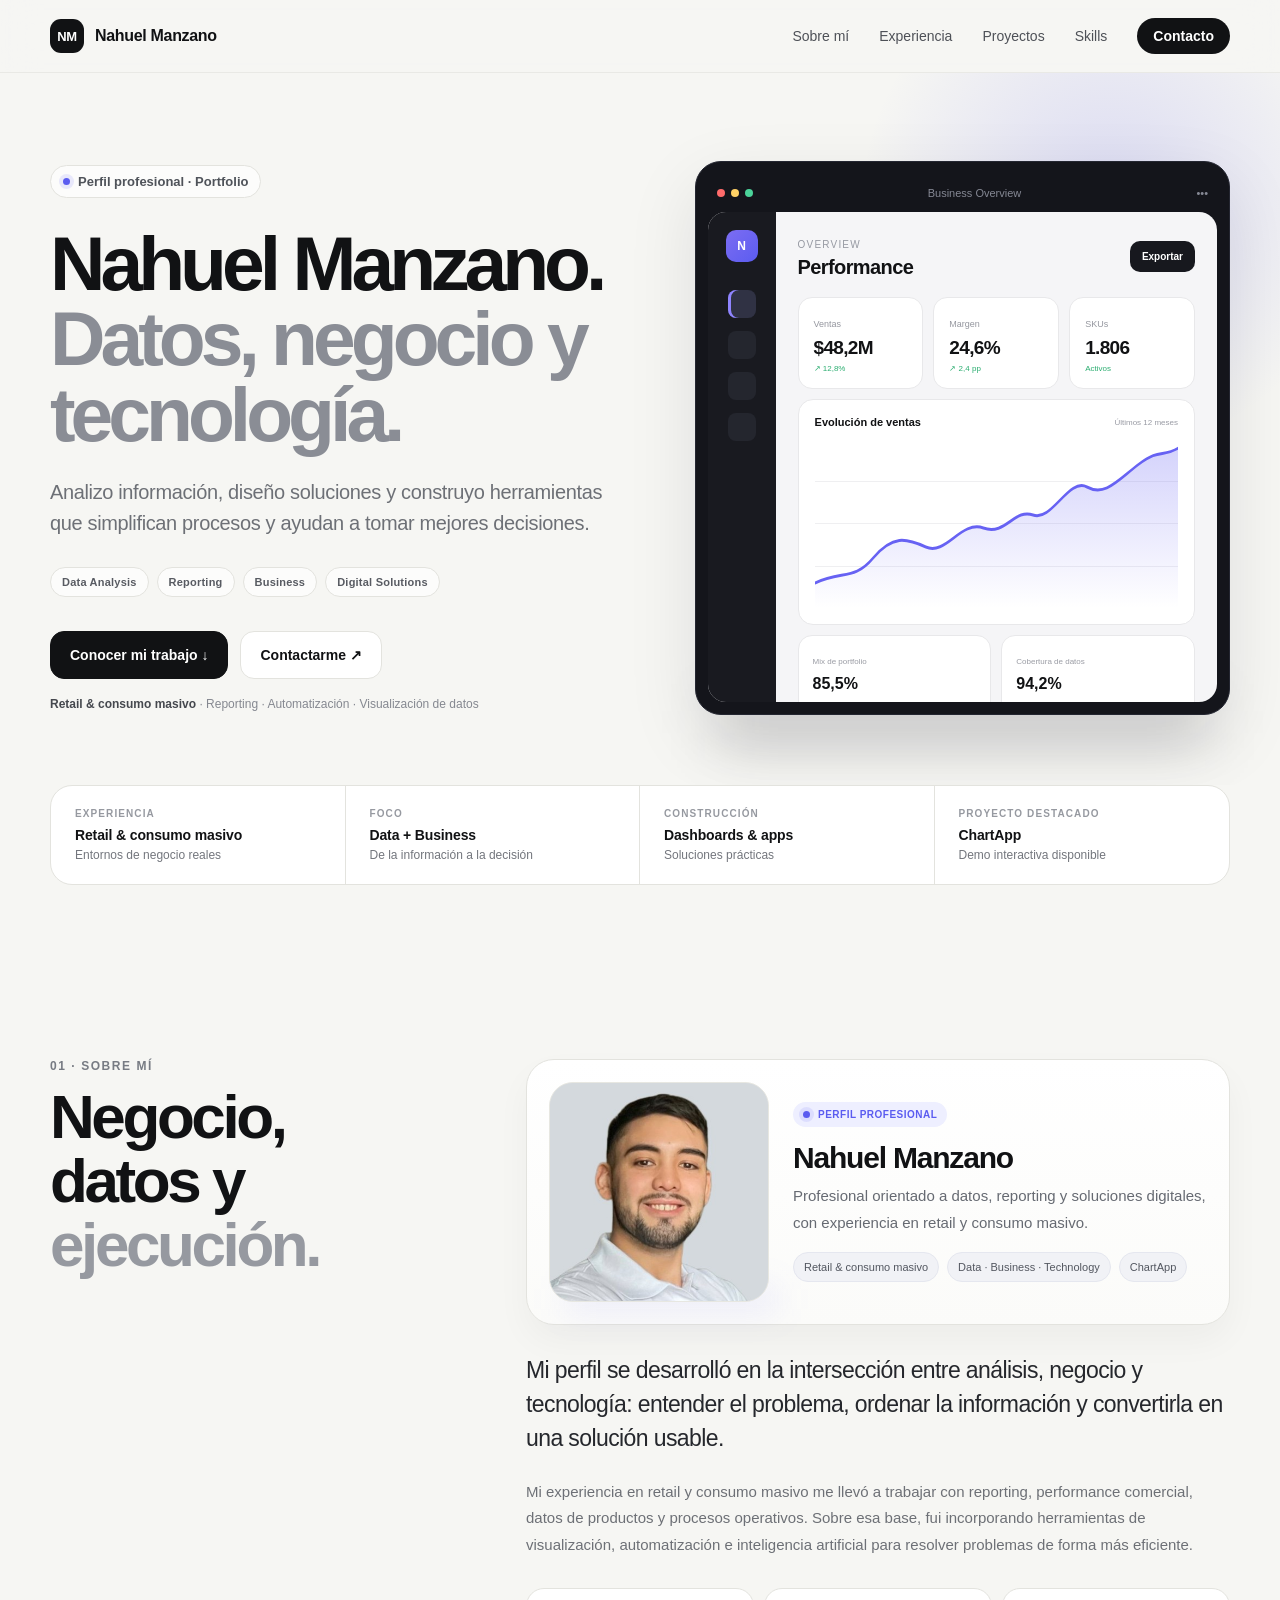
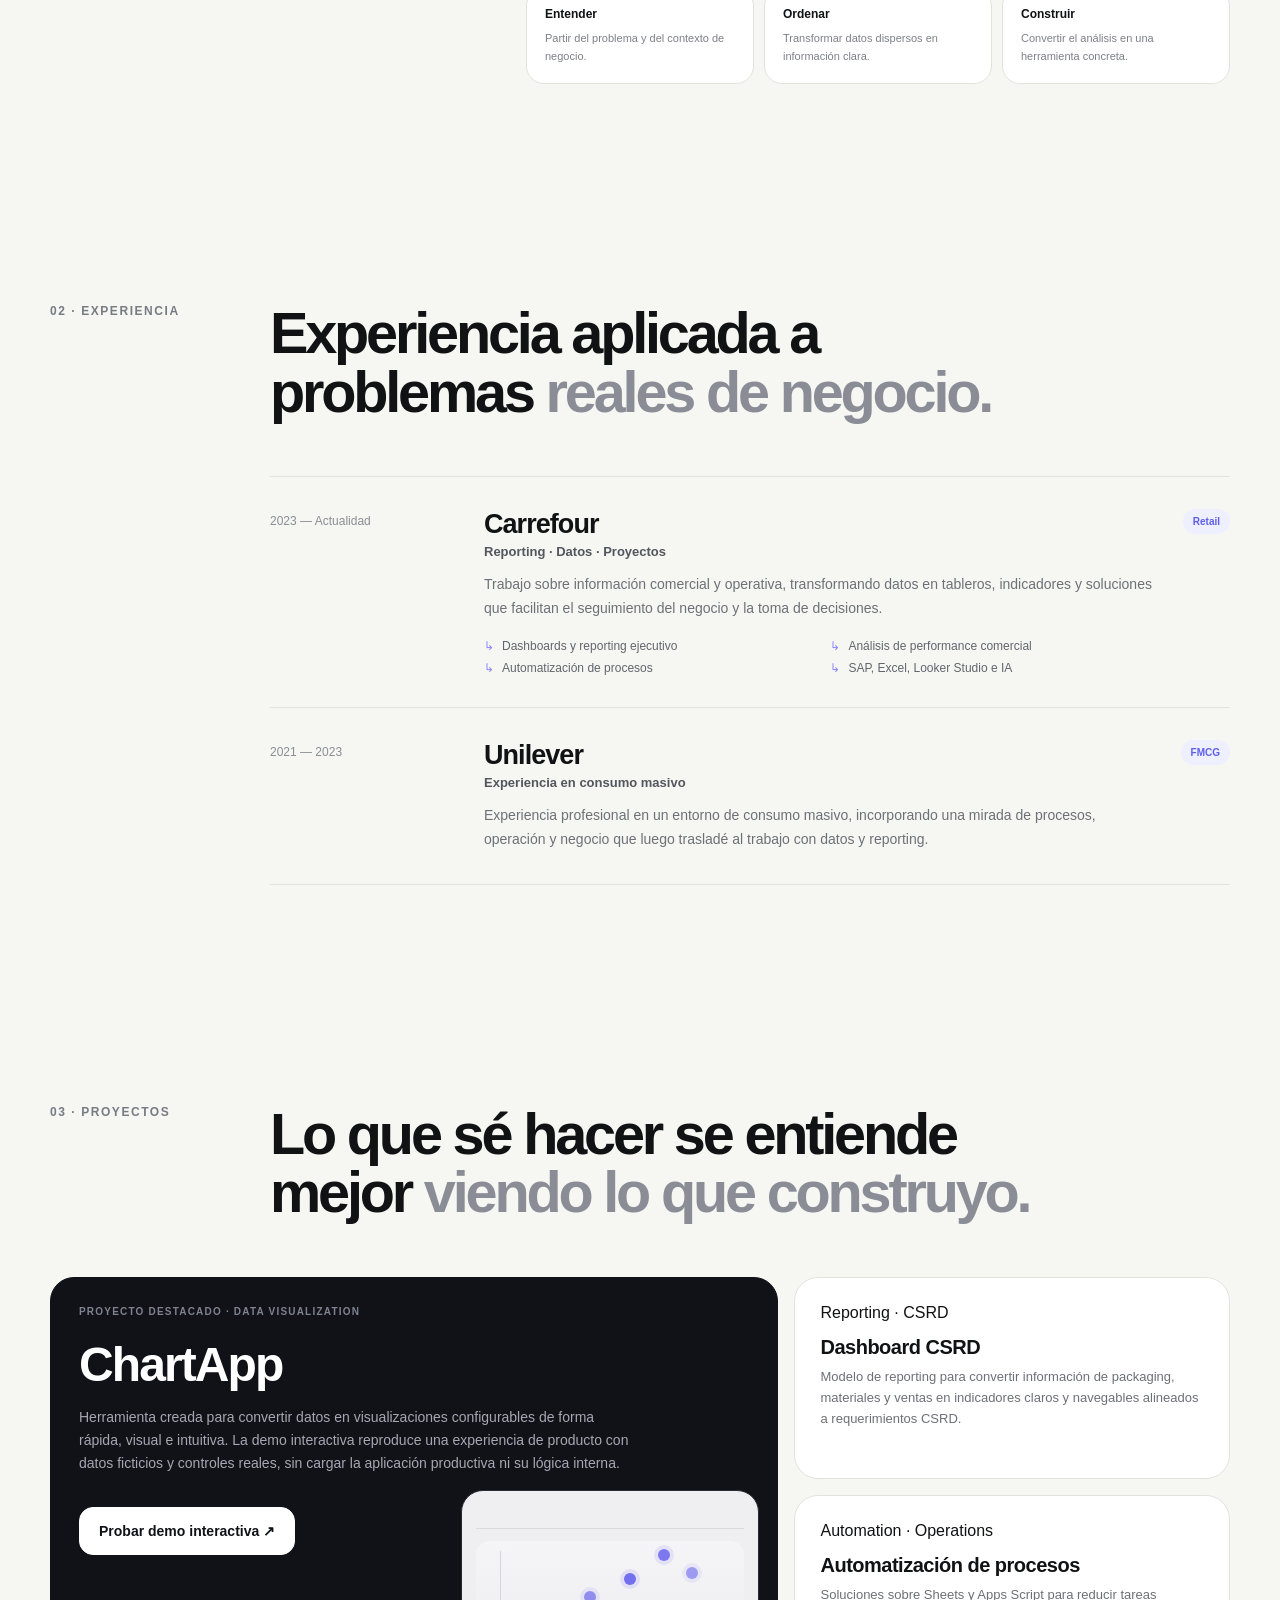
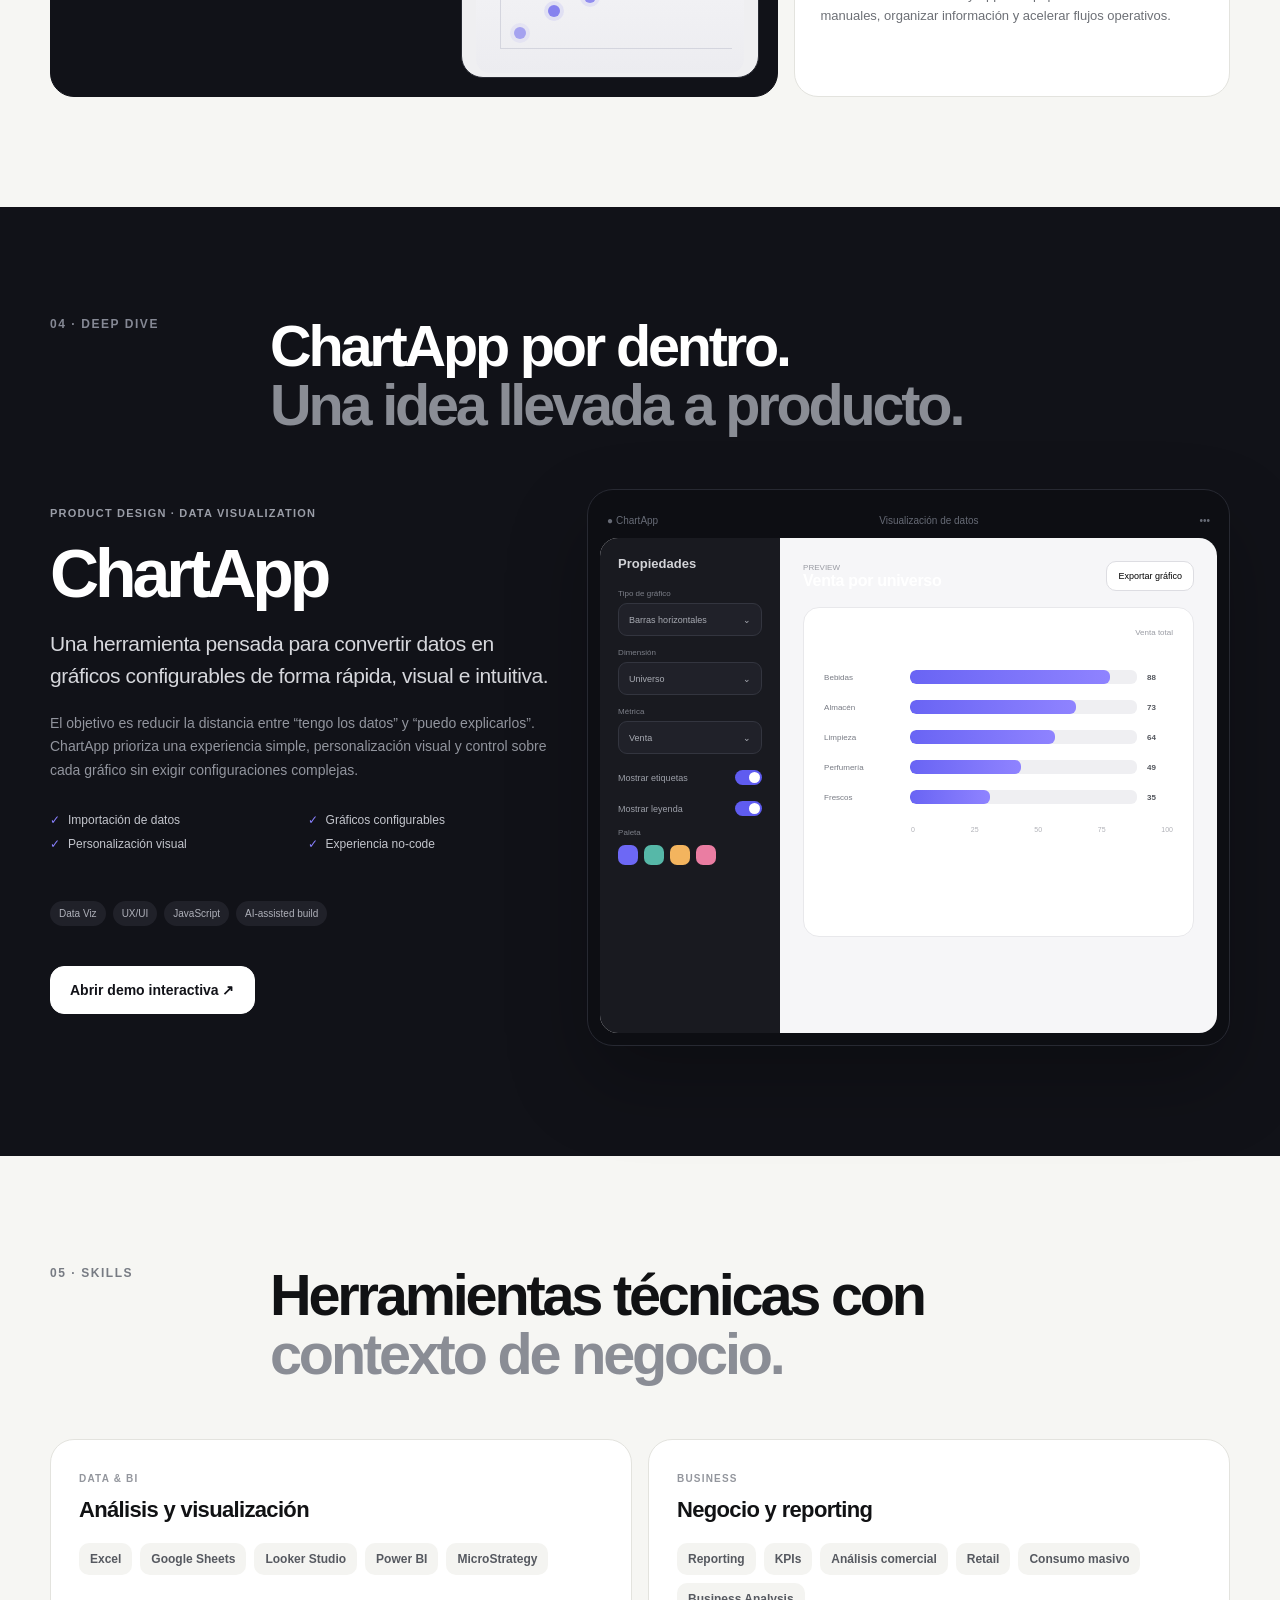
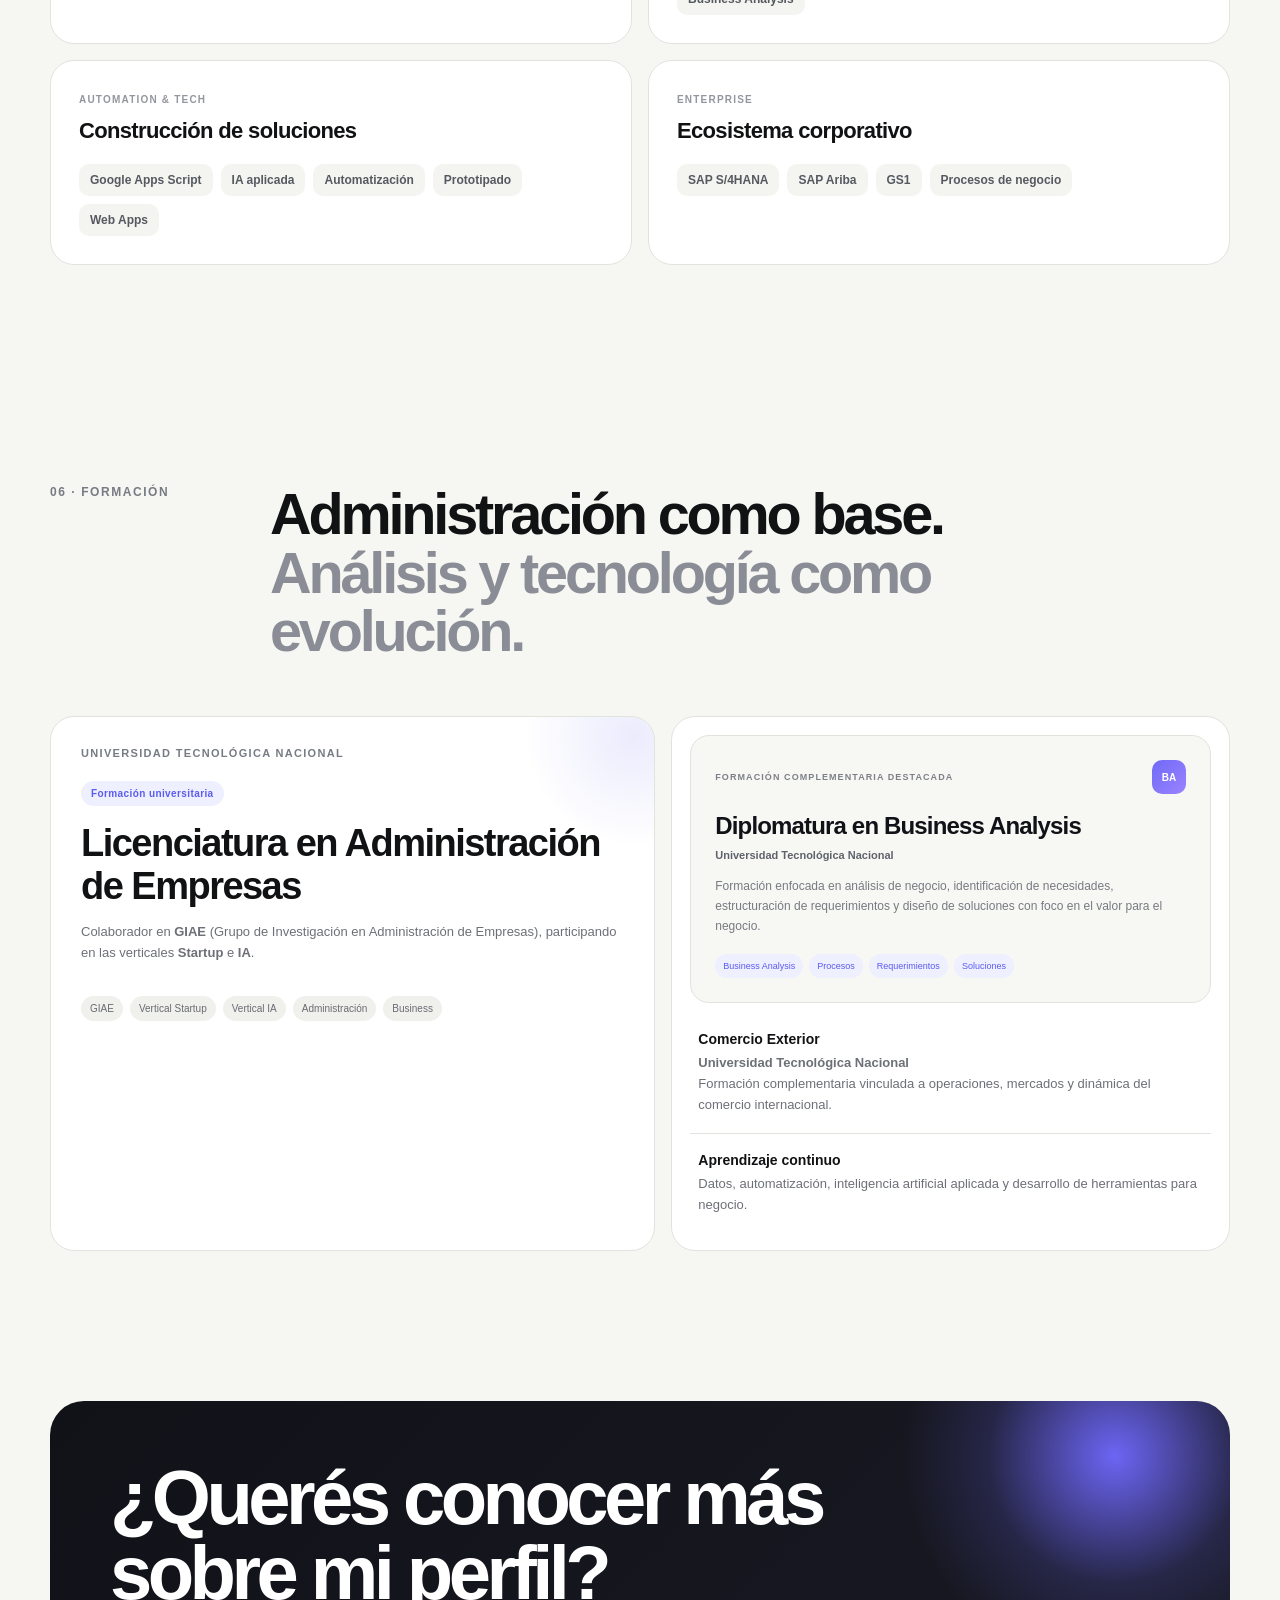
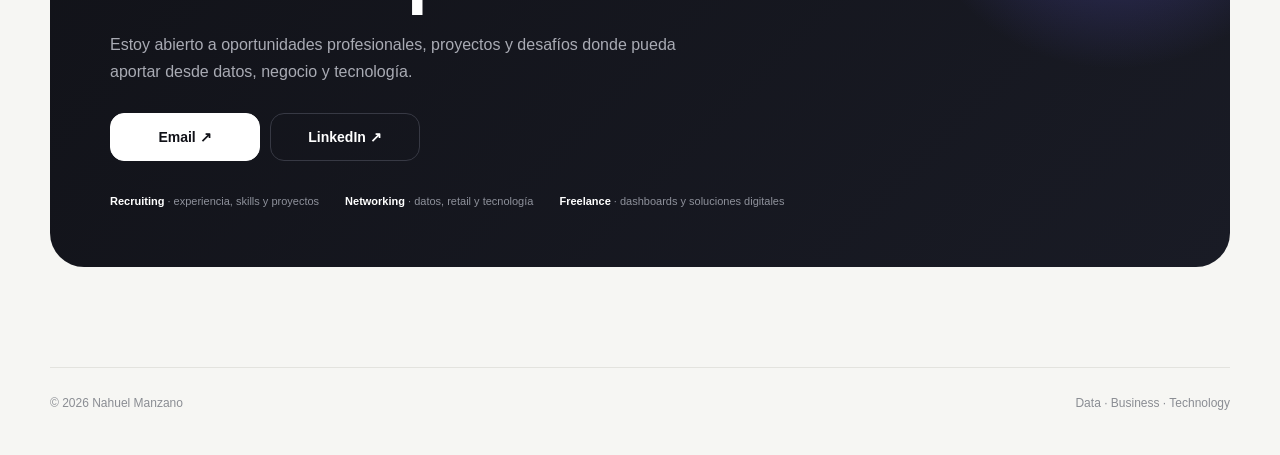
<file: index(20260920-200040).html>
<!doctype html>
<html lang="es">
<head>
<meta charset="utf-8" />
<meta name="viewport" content="width=device-width, initial-scale=1" />
<meta name="description" content="Nahuel Manzano — Data, Business & Technology. Experiencia, proyectos y soluciones construidas en reporting, análisis y automatización." />
<meta property="og:title" content="Nahuel Manzano — Data · Business · Technology" />
<meta property="og:description" content="Portfolio profesional: experiencia, proyectos, ChartApp, reporting, business intelligence y soluciones digitales." />
<meta property="og:type" content="website" />
<title>Nahuel Manzano — Data · Business · Technology</title>
<style>
:root{
  --bg:#f6f6f3; --surface:#ffffff; --ink:#111214; --muted:#6d7076; --line:#e3e3de;
  --accent:#5b5cf0; --accent2:#8b5cf6; --soft:#eeefff; --dark:#111218;
  --radius:28px; --shadow:0 24px 70px rgba(21,21,26,.10);
}
*{box-sizing:border-box} html{scroll-behavior:smooth} body{margin:0;background:var(--bg);color:var(--ink);font-family:-apple-system,BlinkMacSystemFont,"Segoe UI",Inter,Helvetica,Arial,sans-serif;-webkit-font-smoothing:antialiased}
a{color:inherit;text-decoration:none} button{font:inherit}.wrap{width:min(1180px,calc(100% - 40px));margin:auto}
nav{position:sticky;top:0;z-index:50;background:rgba(246,246,243,.82);backdrop-filter:blur(18px);border-bottom:1px solid rgba(227,227,222,.7)}
.nav{height:72px;display:flex;align-items:center;justify-content:space-between}.logo{display:flex;align-items:center;gap:11px;font-weight:700;letter-spacing:-.02em}.logo-mark{width:34px;height:34px;border-radius:11px;background:var(--ink);color:#fff;display:grid;place-items:center;font-size:13px}.nav-links{display:flex;align-items:center;gap:30px;font-size:14px;color:#4e5157}.nav-links a:hover{color:var(--ink)}.nav-cta{padding:10px 16px;border-radius:999px;background:var(--ink);color:#fff!important;font-weight:650}
.hero{padding:88px 0 70px;position:relative;overflow:hidden}.hero::before{content:"";position:absolute;width:520px;height:520px;border-radius:50%;background:radial-gradient(circle,rgba(91,92,240,.18),rgba(91,92,240,0) 68%);right:-90px;top:-130px;pointer-events:none}.hero-grid{display:grid;grid-template-columns:1.03fr .97fr;gap:76px;align-items:center}.eyebrow{display:inline-flex;align-items:center;gap:8px;padding:8px 12px;border:1px solid var(--line);background:rgba(255,255,255,.68);border-radius:999px;color:#555860;font-size:13px;font-weight:600}.dot{width:7px;height:7px;border-radius:50%;background:#26b36c;box-shadow:0 0 0 4px rgba(38,179,108,.12)}
h1{font-size:clamp(52px,6vw,82px);line-height:.98;letter-spacing:-.065em;margin:28px 0 25px;max-width:800px}.hero h1 span{color:#8a8d95}.lead{font-size:20px;line-height:1.55;color:var(--muted);max-width:680px;letter-spacing:-.018em}.actions{display:flex;gap:12px;margin-top:34px}.btn{display:inline-flex;align-items:center;justify-content:center;gap:8px;min-height:48px;padding:0 19px;border-radius:14px;font-size:14px;font-weight:700;border:1px solid var(--line);transition:.2s}.btn.primary{background:var(--ink);color:#fff;border-color:var(--ink)}.btn.secondary{background:#fff}.btn:hover{transform:translateY(-2px)}.micro{display:flex;gap:28px;margin-top:38px;padding-top:26px;border-top:1px solid var(--line);max-width:620px}.micro div{display:flex;flex-direction:column;gap:4px}.micro b{font-size:14px}.micro span{font-size:12px;color:#8a8d93}
.browser{background:#14151b;border:1px solid #242631;border-radius:26px;padding:12px;box-shadow:var(--shadow);transform:rotate(1deg);position:relative}.browser::after{content:"";position:absolute;inset:auto 24px -28px 24px;height:40px;background:rgba(30,30,40,.18);filter:blur(28px);z-index:-1}.bar{height:38px;display:flex;align-items:center;justify-content:space-between;color:#858894;font-size:11px;padding:0 9px}.traffic{display:flex;gap:6px}.traffic i{width:8px;height:8px;border-radius:50%;background:#343640}.traffic i:first-child{background:#ff6b6b}.traffic i:nth-child(2){background:#ffd166}.traffic i:nth-child(3){background:#4bd39a}.app{height:490px;background:#f5f5f7;border-radius:18px;display:grid;grid-template-columns:68px 1fr;overflow:hidden}.side{background:#191a20;padding:18px 12px;display:flex;flex-direction:column;align-items:center;gap:13px}.side-logo{width:32px;height:32px;border-radius:10px;background:linear-gradient(135deg,#7c6df2,#5b5cf0);display:grid;place-items:center;color:#fff;font-size:12px;font-weight:800;margin-bottom:15px}.side .ico{width:28px;height:28px;border-radius:8px;background:#24262e}.side .ico.active{background:#303244;box-shadow:inset 3px 0 0 #8f84ff}.appmain{padding:22px}.apphead{display:flex;justify-content:space-between;align-items:center}.apphead small{font-size:10px;color:#9699a2;text-transform:uppercase;letter-spacing:.12em}.apphead h3{font-size:20px;margin:4px 0 0;letter-spacing:-.03em}.apphead button{border:0;background:#17181e;color:#fff;border-radius:10px;padding:10px 12px;font-size:10px;font-weight:700}.kpis{display:grid;grid-template-columns:repeat(3,1fr);gap:10px;margin-top:18px}.kpi{background:#fff;border:1px solid #e8e8ea;border-radius:14px;padding:15px}.kpi span{font-size:9px;color:#94969e}.kpi b{display:block;font-size:19px;margin-top:6px;letter-spacing:-.035em}.kpi em{display:block;font-style:normal;color:#2bad70;font-size:8px;margin-top:5px}.panel{background:#fff;border:1px solid #e8e8ea;border-radius:15px;padding:16px;margin-top:10px}.paneltop{display:flex;justify-content:space-between;align-items:center}.paneltop b{font-size:11px}.paneltop span{font-size:8px;color:#989aa3}.chart{height:170px;margin-top:10px;position:relative;overflow:hidden}.chart .gridline{position:absolute;left:0;right:0;height:1px;background:#efeff1}.gridline.g1{top:25%}.gridline.g2{top:50%}.gridline.g3{top:75%}.chart svg{position:absolute;inset:0;width:100%;height:100%}.smallrow{display:grid;grid-template-columns:1fr 1fr;gap:10px;margin-top:10px}.mini{background:#fff;border:1px solid #e8e8ea;border-radius:14px;padding:14px;height:98px}.mini span{font-size:8px;color:#9a9ca4}.mini b{display:block;font-size:16px;margin-top:7px}.pills{display:flex;gap:5px;margin-top:10px}.pills i{height:7px;border-radius:10px;display:block;background:#dcdde2}.pills i:nth-child(1){width:50%;background:#6a67f2}.pills i:nth-child(2){width:28%;background:#a8a7ff}.pills i:nth-child(3){width:18%;background:#d7d7eb}
.section{padding:110px 0}.section.dark{background:var(--dark);color:#fff}.section-head{display:grid;grid-template-columns:180px 1fr;gap:40px;margin-bottom:55px}.kicker{font-size:12px;letter-spacing:.13em;text-transform:uppercase;color:#777b83;font-weight:750}.section.dark .kicker{color:#858894}.section-head h2{font-size:clamp(38px,4.5vw,60px);letter-spacing:-.055em;line-height:1.02;margin:0;max-width:800px}.section-head h2 span{color:#8a8d95}.cards{display:grid;grid-template-columns:repeat(3,1fr);gap:16px}.card{background:var(--surface);border:1px solid var(--line);border-radius:24px;padding:28px;min-height:260px;display:flex;flex-direction:column;transition:.25s}.card:hover{transform:translateY(-5px);box-shadow:0 18px 45px rgba(20,20,24,.08)}.card .num{font-size:12px;color:#a0a2a8;font-weight:700}.card .icon{width:46px;height:46px;border-radius:15px;background:var(--soft);display:grid;place-items:center;margin:28px 0 38px;color:var(--accent);font-weight:900}.card h3{font-size:22px;letter-spacing:-.03em;margin:0 0 10px}.card p{color:var(--muted);font-size:14px;line-height:1.6;margin:0}.tags{margin-top:auto;padding-top:20px;display:flex;gap:7px;flex-wrap:wrap}.tags span{font-size:10px;padding:7px 9px;border-radius:999px;background:#f0f0ed;color:#686b72}
.project{display:grid;grid-template-columns:.88fr 1.12fr;gap:32px;align-items:stretch}.projectcopy{padding:18px 0}.badge{font-size:11px;letter-spacing:.11em;text-transform:uppercase;color:#9a9da7;font-weight:750}.projectcopy h3{font-size:68px;line-height:1;letter-spacing:-.06em;margin:20px 0}.projectcopy .big{font-size:21px;color:#d6d7dc;line-height:1.48;max-width:520px;letter-spacing:-.02em}.projectcopy p{color:#92959e;line-height:1.7;font-size:14px;max-width:560px}.checks{display:grid;grid-template-columns:1fr 1fr;gap:10px;margin:30px 0}.checks span{font-size:12px;color:#c3c5cc}.checks span::before{content:"✓";color:#8980ff;margin-right:8px}.darktags span{background:#202129;color:#aeb0b9}
.chartapp{border-radius:26px;background:#0d0e13;border:1px solid #272932;padding:12px;min-height:555px;box-shadow:0 35px 80px rgba(0,0,0,.25)}.chartapp .top{height:36px;display:flex;align-items:center;justify-content:space-between;padding:0 7px;color:#666a75;font-size:10px}.chartapp .workspace{height:495px;border-radius:18px;background:#f6f6f8;display:grid;grid-template-columns:180px 1fr;overflow:hidden}.leftpanel{background:#191a20;color:#d2d3d7;padding:18px}.leftpanel h4{font-size:13px;margin:0 0 18px}.leftpanel label{display:block;font-size:8px;color:#7c7f88;margin:12px 0 5px}.select{height:33px;border:1px solid #33353f;border-radius:9px;background:#202129;padding:0 10px;display:flex;align-items:center;justify-content:space-between;font-size:9px;color:#a8abb3}.toggleline{display:flex;align-items:center;justify-content:space-between;font-size:9px;margin-top:16px;color:#9da0a9}.switch{width:27px;height:15px;border-radius:99px;background:#5f5cf0;padding:2px}.switch i{width:11px;height:11px;border-radius:50%;display:block;background:#fff;margin-left:12px}.palette{display:flex;gap:6px;margin-top:8px}.palette i{width:20px;height:20px;border-radius:7px;background:#6d68f5}.palette i:nth-child(2){background:#56b8a8}.palette i:nth-child(3){background:#f3b45e}.palette i:nth-child(4){background:#ea7da2}.canvas{padding:23px}.canvashead{display:flex;align-items:center;justify-content:space-between}.canvashead div small{display:block;color:#999ba3;font-size:8px}.canvashead b{font-size:16px;letter-spacing:-.02em}.canvashead button{border:1px solid #dddde2;border-radius:10px;background:#fff;padding:9px 11px;font-size:9px}.plot{height:330px;background:#fff;border:1px solid #e8e8eb;border-radius:16px;margin-top:16px;padding:20px}.plottop{display:flex;justify-content:space-between}.plottop b{font-size:11px}.plottop span{font-size:8px;color:#999ba3}.bars{display:flex;flex-direction:column;gap:16px;margin-top:30px}.barrow{display:grid;grid-template-columns:76px 1fr 26px;gap:10px;align-items:center;font-size:8px;color:#777a83}.track{height:14px;background:#efeff2;border-radius:6px;overflow:hidden}.fill{height:100%;background:linear-gradient(90deg,#6964f4,#8f83ff);border-radius:6px}.barrow b{font-size:8px;color:#53565d}.axis{display:flex;justify-content:space-between;margin:22px 0 0 87px;color:#b0b1b7;font-size:7px}
.aboutgrid{display:grid;grid-template-columns:.7fr 1.3fr;gap:70px}.aboutgrid h2{font-size:48px;line-height:1.05;letter-spacing:-.05em;margin:0}.aboutgrid h2 span{color:#92949b}.abouttext .big{font-size:23px;line-height:1.5;color:#26282d;letter-spacing:-.025em}.abouttext p{font-size:15px;color:var(--muted);line-height:1.75}.stack{display:flex;flex-wrap:wrap;gap:9px;margin-top:30px}.stack span{padding:10px 13px;background:#fff;border:1px solid var(--line);border-radius:999px;font-size:12px;font-weight:650;color:#55585e}.contact{padding:40px 0 100px}.contactbox{background:linear-gradient(135deg,#111218,#191b25);color:#fff;border-radius:34px;padding:60px;position:relative;overflow:hidden}.contactbox::after{content:"";position:absolute;width:430px;height:430px;border-radius:50%;background:radial-gradient(circle,#6c65f4 0%,rgba(108,101,244,.18) 42%,transparent 70%);right:-100px;top:-160px}.contactbox h2{font-size:clamp(48px,6vw,76px);letter-spacing:-.06em;line-height:.98;margin:0 0 22px;max-width:760px}.contactbox p{color:#a9abb4;max-width:620px;line-height:1.65;font-size:16px}.contactbox .actions{position:relative;z-index:2}.contactbox .btn.primary{background:#fff;color:#111218;border-color:#fff}.contactbox .btn.secondary{background:transparent;color:#fff;border-color:#373944}.fine{font-size:11px;color:#747780;margin-top:18px}.footer{padding:28px 0 45px;border-top:1px solid var(--line);display:flex;justify-content:space-between;color:#8a8d93;font-size:12px}.fade{opacity:0;transform:translateY(18px);transition:.65s ease}.fade.show{opacity:1;transform:none}

/* MINI DEMO CHARTAPP */
body.demo-lock{overflow:hidden}.demo-open{cursor:pointer}.demo-project{margin-top:6px;background:#fff;color:#111218;border-color:#fff}.demo-overlay{position:fixed;inset:0;z-index:200;background:rgba(8,9,13,.78);backdrop-filter:blur(14px);display:grid;place-items:center;padding:22px;opacity:0;visibility:hidden;transition:.24s ease}.demo-overlay.open{opacity:1;visibility:visible}.demo-window{width:min(1260px,96vw);height:min(820px,94vh);background:#f4f4f6;border:1px solid rgba(255,255,255,.14);border-radius:26px;overflow:hidden;box-shadow:0 40px 120px rgba(0,0,0,.45);transform:translateY(16px) scale(.985);transition:.24s ease;display:grid;grid-template-rows:58px 1fr}.demo-overlay.open .demo-window{transform:none}.demo-topbar{background:#111218;color:#fff;display:flex;align-items:center;justify-content:space-between;padding:0 18px;border-bottom:1px solid #292a31}.demo-brand{display:flex;align-items:center;gap:10px;font-size:13px;font-weight:750}.demo-brand-mark{width:30px;height:30px;border-radius:9px;display:grid;place-items:center;background:linear-gradient(135deg,#7c6df2,#5b5cf0);font-size:11px}.demo-pill{font-size:9px;padding:5px 8px;border:1px solid #343640;border-radius:99px;color:#a9abb4;letter-spacing:.08em}.demo-close{width:34px;height:34px;border:1px solid #353740;border-radius:10px;background:#1c1d23;color:#fff;cursor:pointer;font-size:18px;line-height:1}.demo-body{display:grid;grid-template-columns:255px 1fr;min-height:0}.demo-controls{background:#18191f;color:#d9dae0;padding:20px;overflow:auto}.demo-controls h4{font-size:12px;letter-spacing:.08em;text-transform:uppercase;margin:0 0 18px;color:#8e919a}.demo-field{margin-bottom:16px}.demo-field label{display:block;font-size:10px;color:#868993;margin-bottom:7px}.demo-field select,.demo-field input[type=text]{width:100%;height:38px;border-radius:10px;border:1px solid #353741;background:#22232a;color:#f0f1f4;padding:0 10px;font-size:11px;outline:none}.demo-row{display:flex;align-items:center;justify-content:space-between;gap:12px;font-size:10px;color:#afb1b9;margin:14px 0}.demo-row input{accent-color:#6964f4}.demo-palettes{display:flex;gap:7px;flex-wrap:wrap}.demo-palette{width:31px;height:31px;border-radius:9px;border:2px solid transparent;cursor:pointer;padding:0;background:var(--swatch)}.demo-palette.active{border-color:#fff;box-shadow:0 0 0 2px #5b5cf0}.demo-note{margin-top:22px;padding:12px;border-radius:12px;background:#22232a;border:1px solid #30323b;font-size:9px;line-height:1.55;color:#858893}.demo-main{padding:22px;overflow:auto;min-width:0}.demo-main-head{display:flex;align-items:center;justify-content:space-between;gap:20px;margin-bottom:16px}.demo-main-head small{display:block;font-size:9px;letter-spacing:.11em;color:#9a9ca5;margin-bottom:4px}.demo-main-head h3{font-size:21px;letter-spacing:-.03em;margin:0}.demo-main-actions{display:flex;gap:8px}.demo-ghost,.demo-export{height:36px;border-radius:10px;padding:0 12px;font-size:10px;font-weight:700;cursor:pointer}.demo-ghost{background:#fff;border:1px solid #dedee3;color:#555860}.demo-export{background:#17181e;color:#fff;border:1px solid #17181e}.demo-chart-card{background:#fff;border:1px solid #e0e0e4;border-radius:18px;padding:18px;min-height:430px}.demo-chart-meta{display:flex;justify-content:space-between;align-items:flex-start;margin-bottom:8px}.demo-chart-meta b{font-size:12px}.demo-chart-meta span{font-size:9px;color:#9a9ca4}.demo-svg-wrap{height:330px}.demo-svg-wrap svg{width:100%;height:100%;display:block}.demo-data-card{background:#fff;border:1px solid #e0e0e4;border-radius:16px;margin-top:12px;padding:15px}.demo-data-title{display:flex;align-items:center;justify-content:space-between;margin-bottom:10px}.demo-data-title b{font-size:11px}.demo-data-title span{font-size:9px;color:#989aa2}.demo-data-grid{display:grid;grid-template-columns:repeat(5,1fr);gap:8px}.demo-datum{border:1px solid #e7e7eb;border-radius:11px;padding:9px}.demo-datum span{display:block;font-size:8px;color:#93959d;white-space:nowrap;overflow:hidden;text-overflow:ellipsis}.demo-datum input{margin-top:6px;width:100%;border:0;background:#f5f5f7;border-radius:7px;height:28px;padding:0 7px;font-size:11px;font-weight:700;outline:none}.demo-toast{position:absolute;left:50%;bottom:30px;transform:translate(-50%,12px);padding:10px 14px;border-radius:999px;background:#111218;color:#fff;font-size:10px;opacity:0;pointer-events:none;transition:.2s}.demo-toast.show{opacity:1;transform:translate(-50%,0)}

@media(max-width:980px){.hero-grid,.project,.aboutgrid{grid-template-columns:1fr}.hero-grid{gap:50px}.browser{max-width:760px}.section-head{grid-template-columns:1fr;gap:15px}.cards{grid-template-columns:1fr 1fr}.cards .card:last-child{grid-column:1/-1}.projectcopy{padding-bottom:10px}.chartapp{min-height:auto}}
@media(max-width:700px){.wrap{width:min(100% - 28px,1180px)}.nav-links a:not(.nav-cta){display:none}.nav{height:64px}.hero{padding:62px 0 55px}h1{font-size:52px}.lead{font-size:17px}.actions{flex-direction:column}.btn{width:100%}.micro{gap:14px;justify-content:space-between}.micro span{font-size:10px}.browser{padding:8px;border-radius:20px;transform:none}.app{grid-template-columns:48px 1fr;height:420px}.side{padding:12px 8px}.side .ico{width:26px;height:26px}.appmain{padding:14px}.kpis{gap:6px}.kpi{padding:10px}.kpi b{font-size:14px}.chart{height:135px}.smallrow{display:none}.section{padding:78px 0}.section-head h2{font-size:42px}.cards{grid-template-columns:1fr}.cards .card:last-child{grid-column:auto}.card{min-height:230px}.projectcopy h3{font-size:54px}.checks{grid-template-columns:1fr}.chartapp{padding:8px;border-radius:20px}.chartapp .workspace{grid-template-columns:1fr;height:420px}.leftpanel{display:none}.canvas{padding:13px}.plot{height:300px}.contactbox{padding:35px 26px;min-height:440px}.contactbox h2{font-size:48px}.footer{flex-direction:column;gap:10px}}

@media(max-width:760px){.demo-overlay{padding:0}.demo-window{width:100vw;height:100dvh;max-height:none;border-radius:0}.demo-body{grid-template-columns:1fr;grid-template-rows:auto 1fr}.demo-controls{padding:12px 14px;display:grid;grid-template-columns:1fr 1fr;gap:8px 12px;max-height:210px}.demo-controls h4,.demo-note{display:none}.demo-field{margin:0}.demo-row{margin:0;align-self:end;padding-bottom:7px}.demo-palettes{align-items:end}.demo-main{padding:12px}.demo-main-head{align-items:flex-start}.demo-main-actions .demo-ghost{display:none}.demo-chart-card{min-height:360px;padding:12px}.demo-svg-wrap{height:270px}.demo-data-grid{grid-template-columns:repeat(2,1fr)}}


/* V4 — recruiter-first portfolio */
:root{--blue:#5b5cf0}
.hero .eyebrow{color:#4f535a}.hero .eyebrow .dot{background:#5b5cf0;box-shadow:0 0 0 4px rgba(91,92,240,.12)}
.hero-role{display:flex;flex-wrap:wrap;gap:8px;margin-top:28px}.hero-role span{font-size:11px;font-weight:700;letter-spacing:.02em;padding:8px 11px;border:1px solid var(--line);background:rgba(255,255,255,.72);border-radius:999px;color:#585b62}
.hero-note{margin-top:18px;font-size:12px;color:#858890}.hero-note strong{color:#45484e}
.profile-strip{padding:0 0 64px}.profile-strip-inner{display:grid;grid-template-columns:repeat(4,1fr);background:#fff;border:1px solid var(--line);border-radius:22px;overflow:hidden}.profile-stat{padding:22px 24px;border-right:1px solid var(--line)}.profile-stat:last-child{border-right:0}.profile-stat small{display:block;color:#9699a0;font-size:10px;text-transform:uppercase;letter-spacing:.11em;font-weight:750;margin-bottom:7px}.profile-stat b{font-size:14px;letter-spacing:-.01em}.profile-stat span{display:block;font-size:12px;color:#73767d;margin-top:4px}
.intro-grid{display:grid;grid-template-columns:.72fr 1.28fr;gap:80px;align-items:start}.intro-copy h2{font-size:clamp(42px,5vw,62px);line-height:1.03;letter-spacing:-.055em;margin:12px 0 0}.intro-copy h2 span{color:#9699a0}.intro-text .big{font-size:23px;line-height:1.48;letter-spacing:-.026em;margin:0 0 24px;color:#25272c}.intro-text p{font-size:15px;line-height:1.75;color:var(--muted);max-width:720px}.about-profile{display:grid;grid-template-columns:220px 1fr;gap:24px;align-items:center;margin-bottom:28px;padding:22px;border:1px solid var(--line);background:linear-gradient(180deg,#fff,#fbfbf9);border-radius:28px;box-shadow:0 16px 34px rgba(20,20,24,.04)}.about-photo-wrap{position:relative}.about-photo-wrap::after{content:"";position:absolute;inset:auto -8px -10px 16px;height:26px;background:rgba(91,92,240,.10);filter:blur(16px);z-index:0}.about-photo{position:relative;z-index:1;width:100%;aspect-ratio:1/1;object-fit:cover;object-position:center top;border-radius:24px;border:1px solid #e7e7e1;background:#dde1e6;display:block}.about-chip{display:inline-flex;align-items:center;gap:8px;padding:7px 10px;border-radius:999px;background:#eeefff;color:#5b5cf0;font-size:10px;font-weight:800;letter-spacing:.05em;text-transform:uppercase}.about-chip::before{content:"";width:7px;height:7px;border-radius:50%;background:#5b5cf0;box-shadow:0 0 0 4px rgba(91,92,240,.12)}.about-profile-copy h3{font-size:30px;letter-spacing:-.04em;margin:14px 0 8px}.about-profile-copy p{margin:0;color:#666a72;max-width:none}.about-meta{display:flex;gap:8px;flex-wrap:wrap;margin-top:16px}.about-meta span{font-size:11px;padding:8px 10px;border-radius:999px;background:#f1f2f6;color:#535760;border:1px solid #e5e7ef}.principles{display:grid;grid-template-columns:repeat(3,1fr);gap:10px;margin-top:30px}.principle{padding:18px;border:1px solid var(--line);background:#fff;border-radius:18px}.principle b{display:block;font-size:12px;margin-bottom:7px}.principle span{font-size:11px;line-height:1.5;color:#7d8087}
.timeline{display:grid;grid-template-columns:180px 1fr;gap:40px}.timeline-list{border-top:1px solid var(--line)}.timeline-item{display:grid;grid-template-columns:190px 1fr auto;gap:24px;padding:32px 0;border-bottom:1px solid var(--line);align-items:start}.timeline-date{font-size:12px;color:#8a8d94;padding-top:5px}.timeline-main h3{font-size:27px;letter-spacing:-.035em;margin:0 0 4px}.timeline-role{font-size:13px;font-weight:700;color:#53565d;margin-bottom:14px}.timeline-main p{font-size:14px;color:var(--muted);line-height:1.7;max-width:700px;margin:0}.timeline-bullets{display:grid;grid-template-columns:1fr 1fr;gap:8px 18px;margin-top:18px}.timeline-bullets span{font-size:12px;color:#62656c}.timeline-bullets span:before{content:'↳';margin-right:8px;color:#8c86ff}.timeline-chip{font-size:10px;padding:7px 10px;border-radius:999px;background:#eeefff;color:#5f5ee9;font-weight:800;white-space:nowrap}
.projects-grid{display:grid;grid-template-columns:1.25fr .75fr;gap:16px;margin-top:30px}.project-tile{border:1px solid var(--line);background:#fff;border-radius:24px;padding:28px;min-height:280px;position:relative;overflow:hidden}.project-tile.large{min-height:420px;background:#111218;color:#fff;border-color:#111218}.project-tile .pt-label{font-size:10px;text-transform:uppercase;letter-spacing:.12em;font-weight:800;color:#92959e}.project-tile.large .pt-label{color:#7f8290}.project-tile h3{font-size:32px;letter-spacing:-.04em;margin:20px 0 12px}.project-tile.large h3{font-size:48px}.project-tile p{color:#777a81;line-height:1.65;font-size:14px;max-width:560px}.project-tile.large p{color:#a6a8b1}.project-tile .btn{margin-top:18px}.project-tile.large .btn{background:#fff;color:#111218;border-color:#fff}.mini-viz{position:absolute;right:18px;bottom:18px;width:41%;height:45%;border-radius:22px;background:#f4f4f6;border:1px solid #2a2c35;padding:14px;opacity:.98}.mini-viz-top{height:24px;border-bottom:1px solid #dddde2;margin-bottom:12px}.mini-viz-scatter{position:relative;height:132px;border-radius:14px;background:linear-gradient(180deg,#fafafc 0%,#f1f1f5 100%);overflow:hidden}.mini-viz-scatter::before,.mini-viz-scatter::after{content:"";position:absolute;background:#d8d9e2}.mini-viz-scatter::before{left:24px;right:12px;bottom:24px;height:1px}.mini-viz-scatter::after{left:24px;top:10px;bottom:24px;width:1px}.mini-viz-scatter .dot{position:absolute;width:12px;height:12px;border-radius:50%;background:#6b66f3;box-shadow:0 0 0 4px rgba(107,102,243,.14)}.mini-viz-scatter .dot:nth-child(1){left:38px;bottom:34px;opacity:.55}.mini-viz-scatter .dot:nth-child(2){left:72px;bottom:56px;opacity:.78}.mini-viz-scatter .dot:nth-child(3){left:108px;bottom:70px;opacity:.7}.mini-viz-scatter .dot:nth-child(4){left:148px;bottom:88px;opacity:.92}.mini-viz-scatter .dot:nth-child(5){left:182px;bottom:112px;opacity:.85}.mini-viz-scatter .dot:nth-child(6){left:210px;bottom:94px;opacity:.62}.case-list{display:flex;flex-direction:column;gap:16px}.case-tile{border:1px solid var(--line);background:#fff;border-radius:24px;padding:26px;min-height:202px}.case-tile h4{font-size:20px;letter-spacing:-.025em;margin:14px 0 8px}.case-tile p{font-size:13px;line-height:1.6;color:var(--muted);margin:0}
.skills-grid{display:grid;grid-template-columns:repeat(2,1fr);gap:16px}.skill-card{background:#fff;border:1px solid var(--line);border-radius:24px;padding:28px}.skill-card small{font-size:10px;color:#93969d;text-transform:uppercase;letter-spacing:.12em;font-weight:800}.skill-card h3{font-size:22px;letter-spacing:-.03em;margin:11px 0 20px}.skill-list{display:flex;flex-wrap:wrap;gap:8px}.skill-list span{padding:9px 11px;border-radius:10px;background:#f4f4f1;color:#565960;font-size:12px;font-weight:650}
.education-grid{display:grid;grid-template-columns:1fr 1fr;gap:16px}.education-main,.education-side{border:1px solid var(--line);background:#fff;border-radius:24px;padding:30px}.education-main .school{font-size:11px;text-transform:uppercase;letter-spacing:.12em;font-weight:800;color:#777b83}.education-main h3{font-size:32px;line-height:1.14;letter-spacing:-.04em;margin:16px 0 10px}.education-main p,.edu-row p{color:var(--muted);font-size:13px;line-height:1.6}.edu-row{padding:17px 0;border-bottom:1px solid var(--line)}.edu-row:first-child{padding-top:0}.edu-row:last-child{border-bottom:0;padding-bottom:0}.edu-row b{font-size:14px}.edu-row p{margin:5px 0 0}
.contactbox.recruiter h2{max-width:900px}.contact-options{display:flex;gap:10px;flex-wrap:wrap;position:relative;z-index:2;margin-top:28px}.contact-options .btn{min-width:150px}.contact-context{display:flex;gap:26px;flex-wrap:wrap;margin-top:34px;position:relative;z-index:2}.contact-context span{font-size:11px;color:#8e919b}.contact-context b{color:#fff;font-weight:650}

@media(max-width:980px){.profile-strip-inner{grid-template-columns:1fr 1fr}.profile-stat:nth-child(2){border-right:0}.profile-stat:nth-child(-n+2){border-bottom:1px solid var(--line)}.intro-grid{grid-template-columns:1fr;gap:36px}.about-profile{grid-template-columns:190px 1fr}.timeline{grid-template-columns:1fr}.projects-grid{grid-template-columns:1fr}.mini-viz{width:45%}.education-grid{grid-template-columns:1fr}}
@media(max-width:700px){.profile-strip{padding-bottom:30px}.profile-strip-inner{grid-template-columns:1fr}.profile-stat{border-right:0!important;border-bottom:1px solid var(--line)!important}.profile-stat:last-child{border-bottom:0!important}.about-profile{grid-template-columns:1fr;padding:18px}.about-profile-copy h3{font-size:26px}.about-photo{max-width:220px;margin:0 auto}.principles{grid-template-columns:1fr}.timeline-item{grid-template-columns:1fr;gap:10px}.timeline-chip{justify-self:start}.timeline-bullets{grid-template-columns:1fr}.project-tile.large{min-height:480px}.project-tile.large h3{font-size:40px}.mini-viz{width:68%;height:38%;opacity:.95}.skills-grid{grid-template-columns:1fr}.contact-options{flex-direction:column}.contact-options .btn{width:100%}}

/* V5 — education + ChartApp pro demo */
.education-grid-v5{grid-template-columns:1.04fr .96fr;align-items:stretch}.education-main{position:relative;overflow:hidden}.education-main:after{content:"";position:absolute;width:220px;height:220px;border-radius:50%;right:-90px;top:-90px;background:radial-gradient(circle,rgba(91,92,240,.12),transparent 70%);pointer-events:none}.degree-pill{display:inline-flex;margin-top:22px;padding:7px 10px;border-radius:999px;background:#eeefff;color:#5b5cf0;font-size:10px;font-weight:800;letter-spacing:.04em}.education-main h3{font-size:38px;max-width:560px}.education-side-v5{padding:18px;display:flex;flex-direction:column;gap:0}.edu-feature{padding:24px;border-radius:19px;background:#f7f7f4;color:#111218;margin-bottom:10px;border:1px solid var(--line);box-shadow:none}.edu-feature-top{display:flex;align-items:center;justify-content:space-between;gap:12px}.edu-feature-top>span:first-child{font-size:9px;letter-spacing:.12em;text-transform:uppercase;color:#7d8088;font-weight:800}.edu-feature-mark{width:34px;height:34px;border-radius:10px;background:linear-gradient(135deg,#706af7,#9a83ff);color:#fff;display:grid;place-items:center;font-size:10px;font-weight:900}.edu-feature h3{font-size:24px;line-height:1.12;letter-spacing:-.035em;margin:19px 0 5px}.edu-feature>b{font-size:11px;color:#5f626a}.edu-feature p{font-size:12px;line-height:1.65;color:#777a81;margin:14px 0 0}.edu-feature-tags{display:flex;gap:6px;flex-wrap:wrap;margin-top:18px}.edu-feature-tags span{font-size:9px;padding:7px 8px;border-radius:999px;background:#eeefff;color:#5b5cf0}.education-side-v5 .edu-row{padding:17px 8px}.education-side-v5 .edu-row:first-of-type{padding-top:17px}

body.demo-lock{overflow:hidden}.demo-overlay{position:fixed;inset:0;z-index:250;background:rgba(7,8,12,.78);backdrop-filter:blur(16px);display:grid;place-items:center;padding:18px;opacity:0;visibility:hidden;transition:.24s ease}.demo-overlay.open{opacity:1;visibility:visible}.demo-window-v5{width:min(1450px,97vw);height:min(900px,95vh);background:#f2f3f6;border:1px solid rgba(255,255,255,.14);border-radius:22px;overflow:hidden;box-shadow:0 42px 130px rgba(0,0,0,.48);transform:translateY(14px) scale(.988);transition:.24s ease;display:grid;grid-template-rows:58px 1fr}.demo-overlay.open .demo-window-v5{transform:none}.demo-topbar-v5{height:58px;background:#101116;color:#fff;display:flex;align-items:center;justify-content:space-between;padding:0 12px 0 16px;border-bottom:1px solid #262830}.demo-brand{display:flex;align-items:center;gap:9px;font-size:12px;font-weight:760;min-width:0}.demo-brand-mark{width:30px;height:30px;border-radius:9px;display:grid;place-items:center;background:linear-gradient(135deg,#756ef7,#5b5cf0);font-size:11px;box-shadow:0 8px 22px rgba(91,92,240,.28)}.demo-separator{color:#494c56}.demo-workspace-name{color:#b8bac2;font-weight:600}.demo-pill{font-size:8px;padding:5px 7px;border:1px solid #333640;border-radius:999px;color:#868994;letter-spacing:.08em;margin-left:4px}.demo-top-actions{display:flex;align-items:center;gap:7px}.demo-safe{font-size:9px;color:#6ed6a2;margin-right:4px}.demo-top-btn,.demo-export,.demo-close{height:34px;border-radius:9px;font-size:9px;font-weight:750;cursor:pointer}.demo-top-btn{padding:0 11px;background:#1b1c22;color:#aeb0b8;border:1px solid #30323b}.demo-export{padding:0 12px;background:#fff;color:#111218;border:1px solid #fff}.demo-close{width:34px;background:#1b1c22;color:#d7d8dc;border:1px solid #30323b;font-size:16px}.demo-app-shell{display:grid;grid-template-columns:64px 288px 1fr;min-height:0}.demo-rail{background:#131419;border-right:1px solid #262830;padding:14px 7px;display:flex;flex-direction:column;gap:7px}.demo-rail-btn{height:56px;border:0;background:transparent;color:#727681;border-radius:12px;display:flex;flex-direction:column;align-items:center;justify-content:center;gap:4px;cursor:pointer;font-size:15px}.demo-rail-btn small{font-size:8px}.demo-rail-btn.active{background:#22242c;color:#fff;box-shadow:inset 2px 0 0 #7771ff}.demo-inspector{background:#191a20;color:#d9dae0;border-right:1px solid #2a2b33;overflow:auto;padding:20px 18px;position:relative}.demo-panel{display:none}.demo-panel.active{display:block}.demo-panel-heading{padding-bottom:16px;border-bottom:1px solid #2c2e36;margin-bottom:17px}.demo-panel-heading small{font-size:8px;color:#757984;letter-spacing:.14em}.demo-panel-heading h4{font-size:17px;letter-spacing:-.02em;margin:5px 0 4px}.demo-panel-heading p{font-size:9px;color:#777b85;margin:0;line-height:1.45}.demo-field{margin-bottom:16px}.demo-field>label{display:flex;justify-content:space-between;font-size:9px;color:#8b8e98;margin-bottom:7px}.demo-field>label span{color:#5f626b}.demo-field select,.demo-field input[type=text],.demo-field input[type=number]{width:100%;height:38px;border-radius:9px;border:1px solid #383a44;background:#22232a;color:#eff0f3;padding:0 10px;font-size:10px;outline:none}.demo-field select:focus,.demo-field input:focus{border-color:#6765f2;box-shadow:0 0 0 3px rgba(103,101,242,.12)}.demo-static-select{height:43px;border:1px solid #343640;background:#22232a;border-radius:9px;padding:0 10px;display:flex;align-items:center;justify-content:space-between}.demo-static-select span{font-size:10px;color:#e1e2e6}.demo-static-select em{font-style:normal;font-size:8px;color:#70737d}.demo-upload{border:1px dashed #3b3d47;border-radius:12px;padding:12px;display:grid;grid-template-columns:27px 1fr auto;align-items:center;gap:9px;margin-top:18px;color:#989ba5}.demo-upload>span{width:27px;height:27px;border-radius:8px;background:#242630;display:grid;place-items:center;color:#8c86ff}.demo-upload b{display:block;font-size:9px;color:#c9cbd2}.demo-upload small{display:block;font-size:7px;color:#656872;margin-top:2px}.demo-upload em{font-style:normal;font-size:7px;padding:4px 6px;border-radius:999px;background:#242630}.demo-chart-types{display:grid;grid-template-columns:1fr 1fr;gap:7px}.demo-chart-types button{height:54px;border-radius:10px;border:1px solid #353741;background:#22232a;color:#8d909a;font-size:8px;display:flex;flex-direction:column;align-items:center;justify-content:center;gap:5px;cursor:pointer}.demo-chart-types button span{font-size:14px}.demo-chart-types button.active{border-color:#6964f4;background:#292947;color:#fff;box-shadow:inset 0 0 0 1px rgba(130,124,255,.2)}.demo-toggle-row{display:flex;align-items:center;justify-content:space-between;padding:12px 0;border-bottom:1px solid #292b33}.demo-toggle-row span b{display:block;font-size:9px;color:#c7c9d0}.demo-toggle-row span small{display:block;font-size:7px;color:#696c76;margin-top:3px}.demo-switch{position:relative;width:30px;height:17px;cursor:pointer}.demo-switch input{opacity:0;position:absolute}.demo-switch i{position:absolute;pointer-events:none;inset:0;border-radius:99px;background:#343640;transition:.2s}.demo-switch i:after{content:"";position:absolute;width:11px;height:11px;border-radius:50%;background:#fff;top:3px;left:3px;transition:.2s}.demo-switch input:checked+i{background:#6964f4}.demo-switch input:checked+i:after{left:16px}.demo-palettes{display:flex;gap:7px}.demo-palette{width:33px;height:33px;border-radius:9px;border:2px solid transparent;cursor:pointer;background:var(--swatch)}.demo-palette.active{border-color:#fff;box-shadow:0 0 0 2px #5b5cf0}.demo-note-v5{margin-top:22px;padding:12px;border-radius:11px;background:#202129;border:1px solid #2e3038}.demo-note-v5 b{display:block;font-size:8px;color:#a8abb3;margin-bottom:4px}.demo-note-v5 span{display:block;font-size:8px;line-height:1.5;color:#676b75}.demo-stage{min-width:0;overflow:auto;padding:20px 22px 24px;background:#f2f3f6}.demo-stage-head{display:flex;justify-content:space-between;align-items:flex-end;gap:20px;margin-bottom:14px}.demo-breadcrumb{font-size:8px;color:#9a9ca4;margin-bottom:8px}.demo-breadcrumb span{margin:0 5px;color:#c0c1c6}.demo-stage-head h3{font-size:22px;letter-spacing:-.035em;margin:0}.demo-stage-head p{font-size:10px;color:#8c8f97;margin:5px 0 0}.demo-stage-status{text-align:right}.demo-stage-status span{display:block;font-size:8px;color:#9a9ca4}.demo-stage-status b{font-size:10px;color:#555860}.demo-canvas-card{background:#fff;border:1px solid #dedfe4;border-radius:17px;padding:15px 17px 13px;box-shadow:0 12px 34px rgba(29,30,36,.045)}.demo-canvas-toolbar{display:flex;align-items:center;justify-content:space-between;gap:12px;height:34px}.demo-canvas-toolbar>div{display:flex;align-items:center;gap:7px}.demo-metric-chip,.demo-info-chip{font-size:8px;padding:6px 8px;border-radius:999px;font-weight:700}.demo-metric-chip{background:#eeefff;color:#5d5ce5}.demo-info-chip{background:#f3f3f5;color:#7c7f87}.demo-canvas-actions button{height:27px;border:1px solid #e0e1e5;background:#fff;color:#767982;border-radius:8px;font-size:8px;padding:0 9px;cursor:pointer}.demo-svg-wrap-v5{height:390px;min-height:300px}.demo-svg-wrap-v5 svg{width:100%;height:100%;display:block}.demo-legend{min-height:25px;display:flex;align-items:center;justify-content:center;gap:14px;flex-wrap:wrap;border-top:1px solid #f0f0f2;padding-top:10px}.demo-legend:empty{display:none}.demo-legend span{font-size:8px;color:#6f7279;display:flex;align-items:center;gap:5px}.demo-legend i{width:7px;height:7px;border-radius:3px;display:block}.demo-sheet-card{margin-top:12px;background:#fff;border:1px solid #dedfe4;border-radius:15px;overflow:hidden}.demo-sheet-head{display:flex;align-items:center;justify-content:space-between;padding:13px 15px;border-bottom:1px solid #ececef}.demo-sheet-head b{display:block;font-size:10px}.demo-sheet-head span{font-size:8px;color:#91949c}.demo-live{display:flex!important;align-items:center;gap:5px;color:#5e8d73!important;font-weight:700}.demo-live i{width:6px;height:6px;border-radius:50%;background:#37b879;box-shadow:0 0 0 3px rgba(55,184,121,.12)}.demo-table-wrap{overflow:auto}.demo-table{width:100%;border-collapse:collapse;min-width:610px}.demo-table th{background:#fafafb;text-align:left;padding:9px 14px;font-size:8px;color:#93959d;font-weight:700;border-bottom:1px solid #ececef}.demo-table td{padding:7px 14px;border-bottom:1px solid #f0f0f2;font-size:9px;color:#53565e}.demo-table tbody tr:last-child td{border-bottom:0}.demo-table input{width:100%;max-width:110px;height:27px;border:1px solid transparent;background:#f6f6f8;border-radius:7px;padding:0 8px;font-size:9px;font-weight:700;color:#383a40}.demo-table input:focus{outline:none;border-color:#8a85ff;background:#fff}.demo-category-cell{font-weight:700}.demo-toast{position:absolute;z-index:260;left:50%;bottom:28px;transform:translate(-50%,12px);padding:10px 14px;border-radius:999px;background:#111218;color:#fff;font-size:9px;opacity:0;pointer-events:none;transition:.2s;box-shadow:0 16px 40px rgba(0,0,0,.25)}.demo-toast.show{opacity:1;transform:translate(-50%,0)}
@media(max-width:1050px){.demo-app-shell{grid-template-columns:56px 250px 1fr}.demo-workspace-name,.demo-safe{display:none}.demo-svg-wrap-v5{height:330px}}
@media(max-width:780px){.education-grid-v5{grid-template-columns:1fr}.demo-overlay{padding:0}.demo-window-v5{width:100vw;height:100dvh;max-height:none;border-radius:0}.demo-topbar-v5{padding:0 8px 0 11px}.demo-pill,.demo-top-btn,.demo-safe,.demo-separator,.demo-workspace-name{display:none}.demo-app-shell{grid-template-columns:48px 1fr;grid-template-rows:225px 1fr}.demo-rail{grid-row:1/3;padding:10px 5px}.demo-rail-btn{height:50px}.demo-inspector{grid-column:2;grid-row:1;padding:12px;overflow:auto;border-right:0;border-bottom:1px solid #2a2b33}.demo-panel-heading{display:none}.demo-field{margin-bottom:9px}.demo-chart-types{grid-template-columns:repeat(3,1fr)}.demo-chart-types button{height:44px}.demo-note-v5,.demo-upload{display:none}.demo-stage{grid-column:2;grid-row:2;padding:12px}.demo-stage-head{align-items:flex-start}.demo-stage-status{display:none}.demo-svg-wrap-v5{height:280px}.demo-sheet-card{display:none}.demo-canvas-card{padding:10px}.demo-legend{padding-top:7px}}

</style>
</head>
<body>
<nav><div class="wrap nav"><a class="logo" href="#top"><span class="logo-mark">NM</span><span>Nahuel Manzano</span></a><div class="nav-links"><a href="#sobre-mi">Sobre mí</a><a href="#experiencia">Experiencia</a><a href="#proyectos">Proyectos</a><a href="#skills">Skills</a><a class="nav-cta" href="#contacto">Contacto</a></div></div></nav>
<main id="top">
<section class="hero"><div class="wrap hero-grid">
  <div class="fade"><div class="eyebrow"><span class="dot"></span> Perfil profesional · Portfolio</div><h1>Nahuel Manzano.<br><span>Datos, negocio y tecnología.</span></h1><p class="lead">Analizo información, diseño soluciones y construyo herramientas que simplifican procesos y ayudan a tomar mejores decisiones.</p><div class="hero-role"><span>Data Analysis</span><span>Reporting</span><span>Business</span><span>Digital Solutions</span></div><div class="actions"><a class="btn primary" href="#proyectos">Conocer mi trabajo ↓</a><a class="btn secondary" href="#contacto">Contactarme ↗</a></div><div class="hero-note"><strong>Retail & consumo masivo</strong> · Reporting · Automatización · Visualización de datos</div></div>
  <div class="browser fade" aria-label="Mockup de dashboard"><div class="bar"><div class="traffic"><i></i><i></i><i></i></div><span>Business Overview</span><span>•••</span></div><div class="app"><aside class="side"><div class="side-logo">N</div><div class="ico active"></div><div class="ico"></div><div class="ico"></div><div class="ico"></div></aside><div class="appmain"><div class="apphead"><div><small>Overview</small><h3>Performance</h3></div><button>Exportar</button></div><div class="kpis"><div class="kpi"><span>Ventas</span><b>$48,2M</b><em>↗ 12,8%</em></div><div class="kpi"><span>Margen</span><b>24,6%</b><em>↗ 2,4 pp</em></div><div class="kpi"><span>SKUs</span><b>1.806</b><em>Activos</em></div></div><div class="panel"><div class="paneltop"><b>Evolución de ventas</b><span>Últimos 12 meses</span></div><div class="chart"><div class="gridline g1"></div><div class="gridline g2"></div><div class="gridline g3"></div><svg viewBox="0 0 600 170" preserveAspectRatio="none"><defs><linearGradient id="a" x1="0" y1="0" x2="0" y2="1"><stop offset="0%" stop-color="#6762f3" stop-opacity=".28"/><stop offset="100%" stop-color="#6762f3" stop-opacity="0"/></linearGradient></defs><path d="M0 145 C45 132,64 143,96 120 S150 100,183 109 S241 82,278 90 S329 70,360 77 S419 39,449 49 S500 42,535 26 S572 20,600 10 L600 170 L0 170Z" fill="url(#a)"/><path d="M0 145 C45 132,64 143,96 120 S150 100,183 109 S241 82,278 90 S329 70,360 77 S419 39,449 49 S500 42,535 26 S572 20,600 10" fill="none" stroke="#6762f3" stroke-width="3" stroke-linecap="round"/></svg></div></div><div class="smallrow"><div class="mini"><span>Mix de portfolio</span><b>85,5%</b><div class="pills"><i></i><i></i><i></i></div></div><div class="mini"><span>Cobertura de datos</span><b>94,2%</b><div class="pills"><i style="width:70%"></i><i style="width:20%"></i></div></div></div></div></div></div>

</div></section>
<section class="profile-strip"><div class="wrap"><div class="profile-strip-inner fade"><div class="profile-stat"><small>Experiencia</small><b>Retail & consumo masivo</b><span>Entornos de negocio reales</span></div><div class="profile-stat"><small>Foco</small><b>Data + Business</b><span>De la información a la decisión</span></div><div class="profile-stat"><small>Construcción</small><b>Dashboards & apps</b><span>Soluciones prácticas</span></div><div class="profile-stat"><small>Proyecto destacado</small><b>ChartApp</b><span>Demo interactiva disponible</span></div></div></div></section>
<section class="section" id="sobre-mi"><div class="wrap intro-grid"><div class="intro-copy fade"><div class="kicker">01 · Sobre mí</div><h2>Negocio, datos y <span>ejecución.</span></h2></div><div class="intro-text fade"><div class="about-profile"><div class="about-photo-wrap"><img class="about-photo" src="[data-uri]" alt="Retrato profesional de Nahuel Manzano"></div><div class="about-profile-copy"><span class="about-chip">Perfil profesional</span><h3>Nahuel Manzano</h3><p>Profesional orientado a datos, reporting y soluciones digitales, con experiencia en retail y consumo masivo.</p><div class="about-meta"><span>Retail & consumo masivo</span><span>Data · Business · Technology</span><span>ChartApp</span></div></div></div><p class="big">Mi perfil se desarrolló en la intersección entre análisis, negocio y tecnología: entender el problema, ordenar la información y convertirla en una solución usable.</p><p>Mi experiencia en retail y consumo masivo me llevó a trabajar con reporting, performance comercial, datos de productos y procesos operativos. Sobre esa base, fui incorporando herramientas de visualización, automatización e inteligencia artificial para resolver problemas de forma más eficiente.</p><div class="principles"><div class="principle"><b>Entender</b><span>Partir del problema y del contexto de negocio.</span></div><div class="principle"><b>Ordenar</b><span>Transformar datos dispersos en información clara.</span></div><div class="principle"><b>Construir</b><span>Convertir el análisis en una herramienta concreta.</span></div></div></div></div></section>
<section class="section" id="experiencia"><div class="wrap"><div class="section-head fade"><div class="kicker">02 · Experiencia</div><h2>Experiencia aplicada a problemas <span>reales de negocio.</span></h2></div><div class="timeline fade"><div></div><div class="timeline-list"><article class="timeline-item"><div class="timeline-date">2023 — Actualidad</div><div class="timeline-main"><h3>Carrefour</h3><div class="timeline-role">Reporting · Datos · Proyectos</div><p>Trabajo sobre información comercial y operativa, transformando datos en tableros, indicadores y soluciones que facilitan el seguimiento del negocio y la toma de decisiones.</p><div class="timeline-bullets"><span>Dashboards y reporting ejecutivo</span><span>Análisis de performance comercial</span><span>Automatización de procesos</span><span>SAP, Excel, Looker Studio e IA</span></div></div><span class="timeline-chip">Retail</span></article><article class="timeline-item"><div class="timeline-date">2021 — 2023</div><div class="timeline-main"><h3>Unilever</h3><div class="timeline-role">Experiencia en consumo masivo</div><p>Experiencia profesional en un entorno de consumo masivo, incorporando una mirada de procesos, operación y negocio que luego trasladé al trabajo con datos y reporting.</p></div><span class="timeline-chip">FMCG</span></article></div></div></div></section>
<section class="section" id="proyectos"><div class="wrap"><div class="section-head fade"><div class="kicker">03 · Proyectos</div><h2>Lo que sé hacer se entiende mejor <span>viendo lo que construyo.</span></h2></div><div class="projects-grid"><article class="project-tile large fade"><div class="pt-label">Proyecto destacado · Data visualization</div><h3>ChartApp</h3><p>Herramienta creada para convertir datos en visualizaciones configurables de forma rápida, visual e intuitiva. La demo interactiva reproduce una experiencia de producto con datos ficticios y controles reales, sin cargar la aplicación productiva ni su lógica interna.</p><button class="btn demo-open" type="button">Probar demo interactiva ↗</button><div class="mini-viz" aria-hidden="true"><div class="mini-viz-top"></div><div class="mini-viz-scatter"><i class="dot"></i><i class="dot"></i><i class="dot"></i><i class="dot"></i><i class="dot"></i><i class="dot"></i></div></div></article><div class="case-list"><article class="case-tile fade"><div class="pt-label">Reporting · CSRD</div><h4>Dashboard CSRD</h4><p>Modelo de reporting para convertir información de packaging, materiales y ventas en indicadores claros y navegables alineados a requerimientos CSRD.</p></article><article class="case-tile fade"><div class="pt-label">Automation · Operations</div><h4>Automatización de procesos</h4><p>Soluciones sobre Sheets y Apps Script para reducir tareas manuales, organizar información y acelerar flujos operativos.</p></article></div></div></div></section>
<section class="section dark" id="chartapp"><div class="wrap"><div class="section-head fade"><div class="kicker">04 · Deep dive</div><h2>ChartApp por dentro.<br><span>Una idea llevada a producto.</span></h2></div><div class="project"><div class="projectcopy fade"><div class="badge">Product design · Data visualization</div><h3>ChartApp</h3><p class="big">Una herramienta pensada para convertir datos en gráficos configurables de forma rápida, visual e intuitiva.</p><p>El objetivo es reducir la distancia entre “tengo los datos” y “puedo explicarlos”. ChartApp prioriza una experiencia simple, personalización visual y control sobre cada gráfico sin exigir configuraciones complejas.</p><div class="checks"><span>Importación de datos</span><span>Gráficos configurables</span><span>Personalización visual</span><span>Experiencia no-code</span></div><div class="tags darktags"><span>Data Viz</span><span>UX/UI</span><span>JavaScript</span><span>AI-assisted build</span></div><div class="actions"><button class="btn demo-project demo-open" type="button">Abrir demo interactiva ↗</button></div></div><div class="chartapp fade"><div class="top"><span>● ChartApp</span><span>Visualización de datos</span><span>•••</span></div><div class="workspace"><aside class="leftpanel"><h4>Propiedades</h4><label>Tipo de gráfico</label><div class="select"><span>Barras horizontales</span><span>⌄</span></div><label>Dimensión</label><div class="select"><span>Universo</span><span>⌄</span></div><label>Métrica</label><div class="select"><span>Venta</span><span>⌄</span></div><div class="toggleline"><span>Mostrar etiquetas</span><div class="switch"><i></i></div></div><div class="toggleline"><span>Mostrar leyenda</span><div class="switch"><i></i></div></div><label>Paleta</label><div class="palette"><i></i><i></i><i></i><i></i></div></aside><div class="canvas"><div class="canvashead"><div><small>PREVIEW</small><b>Venta por universo</b></div><button>Exportar gráfico</button></div><div class="plot"><div class="plottop"><b>Performance por categoría</b><span>Venta total</span></div><div class="bars"><div class="barrow"><span>Bebidas</span><div class="track"><div class="fill" style="width:88%"></div></div><b>88</b></div><div class="barrow"><span>Almacén</span><div class="track"><div class="fill" style="width:73%"></div></div><b>73</b></div><div class="barrow"><span>Limpieza</span><div class="track"><div class="fill" style="width:64%"></div></div><b>64</b></div><div class="barrow"><span>Perfumería</span><div class="track"><div class="fill" style="width:49%"></div></div><b>49</b></div><div class="barrow"><span>Frescos</span><div class="track"><div class="fill" style="width:35%"></div></div><b>35</b></div></div><div class="axis"><span>0</span><span>25</span><span>50</span><span>75</span><span>100</span></div></div></div></div></div></div></div></section>
<section class="section" id="skills"><div class="wrap"><div class="section-head fade"><div class="kicker">05 · Skills</div><h2>Herramientas técnicas con <span>contexto de negocio.</span></h2></div><div class="skills-grid"><article class="skill-card fade"><small>Data & BI</small><h3>Análisis y visualización</h3><div class="skill-list"><span>Excel</span><span>Google Sheets</span><span>Looker Studio</span><span>Power BI</span><span>MicroStrategy</span></div></article><article class="skill-card fade"><small>Business</small><h3>Negocio y reporting</h3><div class="skill-list"><span>Reporting</span><span>KPIs</span><span>Análisis comercial</span><span>Retail</span><span>Consumo masivo</span><span>Business Analysis</span></div></article><article class="skill-card fade"><small>Automation & Tech</small><h3>Construcción de soluciones</h3><div class="skill-list"><span>Google Apps Script</span><span>IA aplicada</span><span>Automatización</span><span>Prototipado</span><span>Web Apps</span></div></article><article class="skill-card fade"><small>Enterprise</small><h3>Ecosistema corporativo</h3><div class="skill-list"><span>SAP S/4HANA</span><span>SAP Ariba</span><span>GS1</span><span>Procesos de negocio</span></div></article></div></div></section>
<section class="section" id="formacion"><div class="wrap"><div class="section-head fade"><div class="kicker">06 · Formación</div><h2>Administración como base.<br><span>Análisis y tecnología como evolución.</span></h2></div><div class="education-grid education-grid-v5"><article class="education-main fade"><div class="school">Universidad Tecnológica Nacional</div><div class="degree-pill">Formación universitaria</div><h3>Licenciatura en Administración de Empresas</h3><p>Colaborador en <b>GIAE</b> (Grupo de Investigación en Administración de Empresas), participando en las verticales <b>Startup</b> e <b>IA</b>.</p><div class="tags"><span>GIAE</span><span>Vertical Startup</span><span>Vertical IA</span><span>Administración</span><span>Business</span></div></article><aside class="education-side education-side-v5 fade"><div class="edu-feature"><div class="edu-feature-top"><span>Formación complementaria destacada</span><span class="edu-feature-mark">BA</span></div><h3>Diplomatura en Business Analysis</h3><b>Universidad Tecnológica Nacional</b><p>Formación enfocada en análisis de negocio, identificación de necesidades, estructuración de requerimientos y diseño de soluciones con foco en el valor para el negocio.</p><div class="edu-feature-tags"><span>Business Analysis</span><span>Procesos</span><span>Requerimientos</span><span>Soluciones</span></div></div><div class="edu-row"><b>Comercio Exterior</b><p><strong>Universidad Tecnológica Nacional</strong><br>Formación complementaria vinculada a operaciones, mercados y dinámica del comercio internacional.</p></div><div class="edu-row"><b>Aprendizaje continuo</b><p>Datos, automatización, inteligencia artificial aplicada y desarrollo de herramientas para negocio.</p></div></aside></div></div></section>
<section class="contact" id="contacto"><div class="wrap"><div class="contactbox recruiter fade"><h2>¿Querés conocer más sobre mi perfil?</h2><p>Estoy abierto a oportunidades profesionales, proyectos y desafíos donde pueda aportar desde datos, negocio y tecnología.</p><div class="contact-options"><a class="btn primary" href="mailto:nahuelmanzano@gmail.com">Email ↗</a><a class="btn secondary" href="https://www.linkedin.com/in/carlos-nahuel-manzano/" target="_blank" rel="noopener">LinkedIn ↗</a></div><div class="contact-context"><span><b>Recruiting</b> · experiencia, skills y proyectos</span><span><b>Networking</b> · datos, retail y tecnología</span><span><b>Freelance</b> · dashboards y soluciones digitales</span></div></div></div></section>
</main>
<div class="demo-overlay" id="chartappDemo" aria-hidden="true">
  <div class="demo-window demo-window-v5" role="dialog" aria-modal="true" aria-label="Mini demo interactiva de ChartApp">
    <header class="demo-topbar demo-topbar-v5">
      <div class="demo-brand"><span class="demo-brand-mark">C</span><span>ChartApp</span><span class="demo-separator">/</span><span class="demo-workspace-name">Retail performance</span><span class="demo-pill">PORTFOLIO DEMO</span></div>
      <div class="demo-top-actions"><span class="demo-safe">● Demo aislada</span><button class="demo-top-btn" id="demoReset" type="button">Restablecer</button><button class="demo-export" id="demoExport" type="button">Exportar</button><button class="demo-close" id="demoClose" aria-label="Cerrar demo">×</button></div>
    </header>
    <div class="demo-app-shell">
      <nav class="demo-rail" aria-label="Secciones de configuración">
        <button class="demo-rail-btn active" data-panel="data" type="button" title="Datos"><span>▦</span><small>Datos</small></button>
        <button class="demo-rail-btn" data-panel="chart" type="button" title="Gráfico"><span>◫</span><small>Gráfico</small></button>
        <button class="demo-rail-btn" data-panel="style" type="button" title="Estilo"><span>✦</span><small>Estilo</small></button>
      </nav>
      <aside class="demo-inspector">
        <div class="demo-panel active" data-demo-panel="data">
          <div class="demo-panel-heading"><small>CONFIGURACIÓN</small><h4>Datos</h4><p>Definí qué querés visualizar.</p></div>
          <div class="demo-field"><label>Dataset</label><div class="demo-static-select"><span>Retail demo.csv</span><em>5 filas</em></div></div>
          <div class="demo-field"><label>Dimensión</label><select id="demoDimension"><option>Categoría</option></select></div>
          <div class="demo-field"><label>Métrica</label><select id="demoMetric"><option value="ventas">Ventas</option><option value="margen">Margen %</option><option value="unidades">Unidades</option></select></div>
          <div class="demo-field"><label>Orden</label><select id="demoSort"><option value="original">Orden original</option><option value="desc">Mayor a menor</option><option value="asc">Menor a mayor</option></select></div>
          <div class="demo-upload"><span>＋</span><div><b>Importar datos</b><small>CSV · XLSX · Google Sheets</small></div><em>Demo</em></div>
        </div>
        <div class="demo-panel" data-demo-panel="chart">
          <div class="demo-panel-heading"><small>VISUALIZACIÓN</small><h4>Gráfico</h4><p>Elegí el formato que mejor cuenta la historia.</p></div>
          <div class="demo-field"><label>Tipo de gráfico</label><div class="demo-chart-types" id="demoChartTypes">
            <button class="active" data-type="bar" type="button"><span>▥</span>Barras</button>
            <button data-type="hbar" type="button"><span>▤</span>Horizontal</button>
            <button data-type="line" type="button"><span>⌁</span>Línea</button>
            <button data-type="area" type="button"><span>◒</span>Área</button>
            <button data-type="donut" type="button"><span>◉</span>Donut</button>
            <button data-type="radar" type="button"><span>◇</span>Radar</button>
          </div></div>
          <div class="demo-field"><label>Título</label><input id="demoTitle" type="text" value="Performance por categoría" maxlength="52"></div>
          <div class="demo-field"><label>Subtítulo</label><input id="demoSubtitle" type="text" value="Retail demo · datos ficticios" maxlength="58"></div>
        </div>
        <div class="demo-panel" data-demo-panel="style">
          <div class="demo-panel-heading"><small>APARIENCIA</small><h4>Estilo</h4><p>Ajustá la lectura y presentación.</p></div>
          <div class="demo-toggle-row"><span><b>Etiquetas</b><small>Mostrar valores</small></span><label class="demo-switch"><input id="demoLabels" type="checkbox" checked><i></i></label></div>
          <div class="demo-toggle-row"><span><b>Leyenda</b><small>Mostrar referencia</small></span><label class="demo-switch"><input id="demoLegend" type="checkbox" checked><i></i></label></div>
          <div class="demo-toggle-row"><span><b>Grilla</b><small>Líneas de referencia</small></span><label class="demo-switch"><input id="demoGrid" type="checkbox" checked><i></i></label></div>
          <div class="demo-field"><label>Paleta</label><div class="demo-palettes"><button class="demo-palette active" data-palette="purple" style="--swatch:#6964f4" aria-label="Paleta violeta"></button><button class="demo-palette" data-palette="teal" style="--swatch:#29a899" aria-label="Paleta turquesa"></button><button class="demo-palette" data-palette="sunset" style="--swatch:#ef8b5e" aria-label="Paleta cálida"></button><button class="demo-palette" data-palette="mono" style="--swatch:#30323a" aria-label="Paleta monocromática"></button></div></div>
          <div class="demo-field"><label>Máximo del eje <span>(opcional)</span></label><input id="demoAxisMax" type="number" min="1" placeholder="Automático"></div>
        </div>
        <div class="demo-note-v5"><b>Mini demo segura</b><span>Reproduce la experiencia de uso con lógica y datos ficticios. No carga el código productivo de ChartApp.</span></div>
      </aside>
      <main class="demo-stage">
        <div class="demo-stage-head"><div><div class="demo-breadcrumb">Workspace <span>›</span> Retail performance <span>›</span> Visualización 01</div><h3 id="demoHeading">Performance por categoría</h3><p id="demoSubheading">Retail demo · datos ficticios</p></div><div class="demo-stage-status"><span>Vista previa</span><b id="demoTypeName">Barras</b></div></div>
        <section class="demo-canvas-card">
          <div class="demo-canvas-toolbar"><div><span class="demo-metric-chip" id="demoMetricLabel">Ventas</span><span class="demo-info-chip" id="demoRowCount">5 categorías</span></div><div class="demo-canvas-actions"><button type="button" id="demoFit">Ajustar</button><button type="button" id="demoCopy">Copiar</button></div></div>
          <div class="demo-svg-wrap demo-svg-wrap-v5" id="demoChart"></div>
          <div class="demo-legend" id="demoLegendBox"></div>
        </section>
        <section class="demo-sheet-card">
          <div class="demo-sheet-head"><div><b>Dataset de ejemplo</b><span>Editá los valores para ver el gráfico actualizarse en tiempo real.</span></div><span class="demo-live"><i></i> Live preview</span></div>
          <div class="demo-table-wrap"><table class="demo-table"><thead><tr><th>Categoría</th><th>Ventas</th><th>Margen %</th><th>Unidades</th></tr></thead><tbody id="demoDataGrid"></tbody></table></div>
        </section>
      </main>
    </div>
  </div>
  <div class="demo-toast" id="demoToast">Demo: acción simulada. La aplicación productiva permanece aislada.</div>
</div>
<footer><div class="wrap footer"><span>© 2026 Nahuel Manzano</span><span>Data · Business · Technology</span></div></footer>
<script>
const io=new IntersectionObserver((entries)=>{entries.forEach(e=>{if(e.isIntersecting){e.target.classList.add('show');io.unobserve(e.target)}})},{threshold:.12});document.querySelectorAll('.fade').forEach(el=>io.observe(el));

const demo=document.getElementById('chartappDemo');
const demoClose=document.getElementById('demoClose');
const demoMetric=document.getElementById('demoMetric');
const demoSort=document.getElementById('demoSort');
const demoTitle=document.getElementById('demoTitle');
const demoSubtitle=document.getElementById('demoSubtitle');
const demoLabels=document.getElementById('demoLabels');
const demoLegend=document.getElementById('demoLegend');
const demoGrid=document.getElementById('demoGrid');
const demoAxisMax=document.getElementById('demoAxisMax');
const demoHeading=document.getElementById('demoHeading');
const demoSubheading=document.getElementById('demoSubheading');
const demoMetricLabel=document.getElementById('demoMetricLabel');
const demoTypeName=document.getElementById('demoTypeName');
const demoChart=document.getElementById('demoChart');
const demoDataGrid=document.getElementById('demoDataGrid');
const demoLegendBox=document.getElementById('demoLegendBox');
const demoToast=document.getElementById('demoToast');
const demoRowCount=document.getElementById('demoRowCount');
const palettes={purple:['#6964f4','#8f83ff','#b5adff','#d2ceff','#514bd7'],teal:['#238f83','#38ab9d','#67c4b9','#9cd9d2','#176c63'],sunset:['#df6f48','#ef8b5e','#f3aa80','#f7c7aa','#bf5634'],mono:['#252730','#4c4f59','#737680','#a0a2aa','#d0d1d5']};
const chartNames={bar:'Barras',hbar:'Barras horizontales',line:'Línea',area:'Área',donut:'Donut',radar:'Radar'};
let palette='purple',chartType='bar';
const seed=[{label:'Bebidas',ventas:88,margen:26,unidades:742},{label:'Almacén',ventas:73,margen:21,unidades:615},{label:'Limpieza',ventas:64,margen:31,unidades:488},{label:'Perfumería',ventas:49,margen:35,unidades:352},{label:'Frescos',ventas:35,margen:18,unidades:294}];
let demoData=seed.map(x=>({...x}));
function esc(s){return String(s).replace(/[&<>"']/g,m=>({'&':'&amp;','<':'&lt;','>':'&gt;','"':'&quot;',"'":'&#039;'}[m]))}
function openDemo(){demo.classList.add('open');demo.setAttribute('aria-hidden','false');document.body.classList.add('demo-lock');renderDemo();setTimeout(()=>demoClose.focus(),60)}
function closeDemo(){demo.classList.remove('open');demo.setAttribute('aria-hidden','true');document.body.classList.remove('demo-lock')}
document.querySelectorAll('.demo-open').forEach(b=>b.addEventListener('click',openDemo));demoClose.addEventListener('click',closeDemo);demo.addEventListener('click',e=>{if(e.target===demo)closeDemo()});document.addEventListener('keydown',e=>{if(e.key==='Escape'&&demo.classList.contains('open'))closeDemo()});

document.querySelectorAll('.demo-rail-btn').forEach(btn=>btn.addEventListener('click',()=>{document.querySelectorAll('.demo-rail-btn').forEach(b=>b.classList.toggle('active',b===btn));document.querySelectorAll('.demo-panel').forEach(p=>p.classList.toggle('active',p.dataset.demoPanel===btn.dataset.panel))}));
document.querySelectorAll('#demoChartTypes button').forEach(btn=>btn.addEventListener('click',()=>{chartType=btn.dataset.type;document.querySelectorAll('#demoChartTypes button').forEach(b=>b.classList.toggle('active',b===btn));renderDemo()}));
document.querySelectorAll('.demo-palette').forEach(btn=>btn.addEventListener('click',()=>{palette=btn.dataset.palette;document.querySelectorAll('.demo-palette').forEach(b=>b.classList.toggle('active',b===btn));renderDemo()}));

function metricKey(){return demoMetric.value}
function metricName(){return metricKey()==='margen'?'Margen %':metricKey()==='unidades'?'Unidades':'Ventas'}
function valueOf(d){return Number(d[metricKey()])||0}
function fmt(v){if(metricKey()==='margen')return `${v}%`;if(metricKey()==='unidades')return new Intl.NumberFormat('es-AR').format(v);return String(v)}
function sortedData(){let arr=demoData.map(x=>({...x}));if(demoSort.value==='desc')arr.sort((a,b)=>valueOf(b)-valueOf(a));if(demoSort.value==='asc')arr.sort((a,b)=>valueOf(a)-valueOf(b));return arr}
function maxValue(data){const raw=Math.max(...data.map(valueOf),1);const custom=Number(demoAxisMax.value);return custom>0?Math.max(custom,raw):raw*1.15}
function gridLines(w,h,l,t,b){if(!demoGrid.checked)return '';let out='';for(let i=0;i<5;i++){const y=t+(h-t-b)*i/4;out+=`<line x1="${l}" y1="${y}" x2="${w-18}" y2="${y}" stroke="#ececf0" stroke-width="1"/>`}return out}
function yTicks(w,h,l,t,b,max){if(!demoGrid.checked)return '';let out='';for(let i=0;i<5;i++){const v=Math.round(max*(4-i)/4);const y=t+(h-t-b)*i/4;out+=`<text x="${l-10}" y="${y+4}" text-anchor="end" font-size="10" fill="#a0a2a9">${fmt(v)}</text>`}return out}
function renderBar(w,h,data){const left=68,right=24,top=30,bottom=48,iw=w-left-right,ih=h-top-bottom,max=maxValue(data);const gap=18,bw=Math.max(24,(iw-gap*(data.length-1))/data.length);let svg=gridLines(w,h,left,top,bottom)+yTicks(w,h,left,top,bottom,max);data.forEach((d,i)=>{const v=valueOf(d),bh=Math.max(2,ih*v/max),x=left+i*(bw+gap),y=top+ih-bh,c=palettes[palette][i%5];svg+=`<rect x="${x}" y="${y}" width="${bw}" height="${bh}" rx="7" fill="${c}"/><text x="${x+bw/2}" y="${h-18}" text-anchor="middle" font-size="10" fill="#747780">${esc(d.label)}</text>`;if(demoLabels.checked)svg+=`<text x="${x+bw/2}" y="${Math.max(15,y-8)}" text-anchor="middle" font-size="10" font-weight="700" fill="#44464d">${fmt(v)}</text>`});return svg}
function renderHBar(w,h,data){const left=105,right=55,top=24,bottom=24,iw=w-left-right,ih=h-top-bottom,max=maxValue(data),rowH=ih/data.length,barH=Math.min(30,rowH*.48);let svg='';if(demoGrid.checked){for(let i=0;i<5;i++){const x=left+iw*i/4;svg+=`<line x1="${x}" y1="${top}" x2="${x}" y2="${h-bottom}" stroke="#ececf0"/><text x="${x}" y="${h-6}" text-anchor="middle" font-size="9" fill="#a0a2a9">${fmt(Math.round(max*i/4))}</text>`}}data.forEach((d,i)=>{const v=valueOf(d),y=top+i*rowH+(rowH-barH)/2,bw=Math.max(2,iw*v/max),c=palettes[palette][i%5];svg+=`<text x="${left-12}" y="${y+barH/2+4}" text-anchor="end" font-size="10" fill="#686b72">${esc(d.label)}</text><rect x="${left}" y="${y}" width="${bw}" height="${barH}" rx="7" fill="${c}"/>`;if(demoLabels.checked)svg+=`<text x="${Math.min(w-12,left+bw+8)}" y="${y+barH/2+4}" font-size="10" font-weight="700" fill="#44464d">${fmt(v)}</text>`});return svg}
function pointsFor(w,h,data){const left=62,right=28,top=34,bottom=52,iw=w-left-right,ih=h-top-bottom,max=maxValue(data);return {left,right,top,bottom,iw,ih,max,pts:data.map((d,i)=>[left+iw*i/Math.max(1,data.length-1),top+ih-(valueOf(d)/max)*ih])}}
function renderLine(w,h,data,area=false){const p=pointsFor(w,h,data),color=palettes[palette][0];let svg=gridLines(w,h,p.left,p.top,p.bottom)+yTicks(w,h,p.left,p.top,p.bottom,p.max);data.forEach((d,i)=>svg+=`<text x="${p.pts[i][0]}" y="${h-18}" text-anchor="middle" font-size="10" fill="#747780">${esc(d.label)}</text>`);if(area){const areaPts=`${p.left},${p.top+p.ih} `+p.pts.map(x=>x.join(',')).join(' ')+` ${p.left+p.iw},${p.top+p.ih}`;svg+=`<defs><linearGradient id="demoArea" x1="0" y1="0" x2="0" y2="1"><stop offset="0%" stop-color="${color}" stop-opacity=".28"/><stop offset="100%" stop-color="${color}" stop-opacity=".02"/></linearGradient></defs><polygon points="${areaPts}" fill="url(#demoArea)"/>`};svg+=`<polyline points="${p.pts.map(x=>x.join(',')).join(' ')}" fill="none" stroke="${color}" stroke-width="4" stroke-linecap="round" stroke-linejoin="round"/>`;p.pts.forEach((pt,i)=>{svg+=`<circle cx="${pt[0]}" cy="${pt[1]}" r="5" fill="#fff" stroke="${color}" stroke-width="3"/>`;if(demoLabels.checked)svg+=`<text x="${pt[0]}" y="${pt[1]-14}" text-anchor="middle" font-size="10" font-weight="700" fill="#44464d">${fmt(valueOf(data[i]))}</text>`});return svg}
function arcPath(cx,cy,r,start,end){const x1=cx+r*Math.cos(start),y1=cy+r*Math.sin(start),x2=cx+r*Math.cos(end),y2=cy+r*Math.sin(end),large=end-start>Math.PI?1:0;return `M ${x1} ${y1} A ${r} ${r} 0 ${large} 1 ${x2} ${y2}`}
function renderDonut(w,h,data){const vals=data.map(valueOf),total=vals.reduce((a,b)=>a+b,0)||1,cx=w*.5,cy=h*.49,r=Math.min(w,h)*.28,stroke=Math.max(30,r*.34);let a=-Math.PI/2,svg='';vals.forEach((v,i)=>{const delta=(v/total)*Math.PI*2,end=a+Math.max(.012,delta-.025);svg+=`<path d="${arcPath(cx,cy,r,a,end)}" fill="none" stroke="${palettes[palette][i%5]}" stroke-width="${stroke}"/>`;a+=delta});svg+=`<text x="${cx}" y="${cy-4}" text-anchor="middle" font-size="10" fill="#999ba3">TOTAL</text><text x="${cx}" y="${cy+27}" text-anchor="middle" font-size="25" font-weight="800" fill="#292b31">${fmt(total)}</text>`;return svg}
function renderRadar(w,h,data){const cx=w/2,cy=h/2+5,r=Math.min(w,h)*.34,n=data.length,max=maxValue(data);let svg='';for(let ring=1;ring<=4;ring++){let pts=[];for(let i=0;i<n;i++){const a=-Math.PI/2+i*2*Math.PI/n,rr=r*ring/4;pts.push(`${cx+rr*Math.cos(a)},${cy+rr*Math.sin(a)}`)}svg+=`<polygon points="${pts.join(' ')}" fill="none" stroke="#e5e5e9"/>`}let dataPts=[];for(let i=0;i<n;i++){const a=-Math.PI/2+i*2*Math.PI/n,x=cx+r*Math.cos(a),y=cy+r*Math.sin(a),rr=r*valueOf(data[i])/max,dx=cx+rr*Math.cos(a),dy=cy+rr*Math.sin(a);svg+=`<line x1="${cx}" y1="${cy}" x2="${x}" y2="${y}" stroke="#ececf0"/><text x="${cx+(r+25)*Math.cos(a)}" y="${cy+(r+25)*Math.sin(a)+4}" text-anchor="middle" font-size="10" fill="#686b72">${esc(data[i].label)}</text>`;dataPts.push([dx,dy])}const color=palettes[palette][0];svg+=`<polygon points="${dataPts.map(p=>p.join(',')).join(' ')}" fill="${color}" opacity=".16" stroke="${color}" stroke-width="3"/>`;dataPts.forEach((p,i)=>{svg+=`<circle cx="${p[0]}" cy="${p[1]}" r="4" fill="${color}"/>`;if(demoLabels.checked)svg+=`<text x="${p[0]+8}" y="${p[1]-8}" font-size="9" font-weight="700" fill="#44464d">${fmt(valueOf(data[i]))}</text>`});return svg}
function renderLegend(data){if(!demoLegend.checked){demoLegendBox.innerHTML='';return}demoLegendBox.innerHTML=data.map((d,i)=>`<span><i style="background:${palettes[palette][i%5]}"></i>${esc(d.label)}</span>`).join('')}
function renderChart(){const data=sortedData(),w=900,h=390;let inner=chartType==='hbar'?renderHBar(w,h,data):chartType==='line'?renderLine(w,h,data,false):chartType==='area'?renderLine(w,h,data,true):chartType==='donut'?renderDonut(w,h,data):chartType==='radar'?renderRadar(w,h,data):renderBar(w,h,data);demoChart.innerHTML=`<svg viewBox="0 0 ${w} ${h}" preserveAspectRatio="xMidYMid meet" aria-label="Gráfico demo de ChartApp">${inner}</svg>`;renderLegend(data)}
function renderTable(){demoDataGrid.innerHTML=demoData.map((d,i)=>`<tr><td class="demo-category-cell">${esc(d.label)}</td><td><input type="number" min="0" value="${d.ventas}" data-i="${i}" data-k="ventas"></td><td><input type="number" min="0" max="100" value="${d.margen}" data-i="${i}" data-k="margen"></td><td><input type="number" min="0" value="${d.unidades}" data-i="${i}" data-k="unidades"></td></tr>`).join('');demoDataGrid.querySelectorAll('input').forEach(inp=>inp.addEventListener('input',e=>{demoData[+e.target.dataset.i][e.target.dataset.k]=Math.max(0,Number(e.target.value)||0);renderChart()}))}
function renderDemo(){demoHeading.textContent=demoTitle.value||'Performance por categoría';demoSubheading.textContent=demoSubtitle.value||'Retail demo · datos ficticios';demoMetricLabel.textContent=metricName();demoTypeName.textContent=chartNames[chartType];demoRowCount.textContent=`${demoData.length} categorías`;renderTable();renderChart()}
[demoMetric,demoSort,demoLabels,demoLegend,demoGrid].forEach(el=>el.addEventListener('change',renderDemo));demoAxisMax.addEventListener('input',renderChart);demoTitle.addEventListener('input',()=>demoHeading.textContent=demoTitle.value||'Performance por categoría');demoSubtitle.addEventListener('input',()=>demoSubheading.textContent=demoSubtitle.value||'Retail demo · datos ficticios');
function toast(msg){demoToast.textContent=msg;demoToast.classList.add('show');clearTimeout(window.__toast);window.__toast=setTimeout(()=>demoToast.classList.remove('show'),2200)}
document.getElementById('demoReset').addEventListener('click',()=>{demoData=seed.map(x=>({...x}));chartType='bar';palette='purple';demoMetric.value='ventas';demoSort.value='original';demoTitle.value='Performance por categoría';demoSubtitle.value='Retail demo · datos ficticios';demoLabels.checked=true;demoLegend.checked=true;demoGrid.checked=true;demoAxisMax.value='';document.querySelectorAll('#demoChartTypes button').forEach(b=>b.classList.toggle('active',b.dataset.type==='bar'));document.querySelectorAll('.demo-palette').forEach(b=>b.classList.toggle('active',b.dataset.palette==='purple'));renderDemo()});
document.getElementById('demoExport').addEventListener('click',()=>toast('Exportación simulada · el código productivo no se ejecuta en esta demo.'));
document.getElementById('demoFit').addEventListener('click',()=>toast('Vista ajustada al lienzo.'));
document.getElementById('demoCopy').addEventListener('click',()=>toast('Gráfico copiado · acción simulada en la demo.'));


</script>
</body>
</html>
</file>
